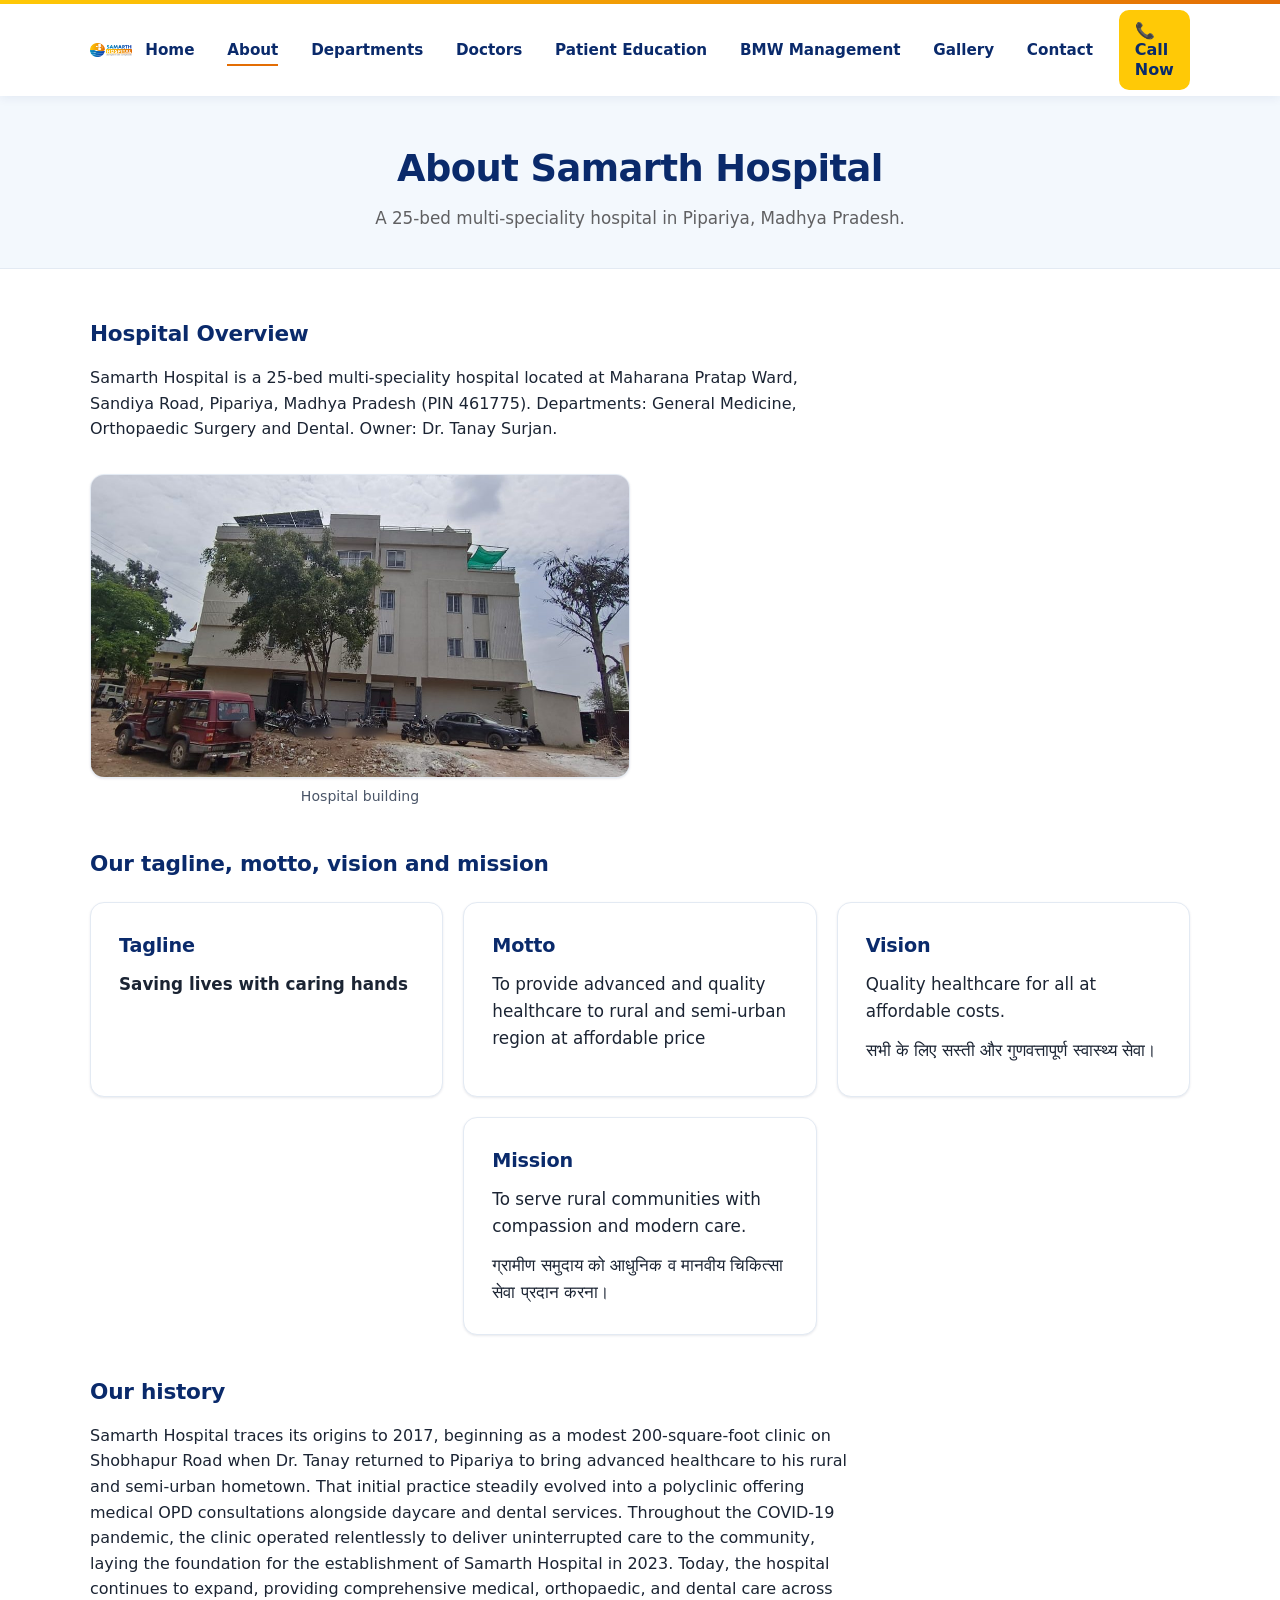
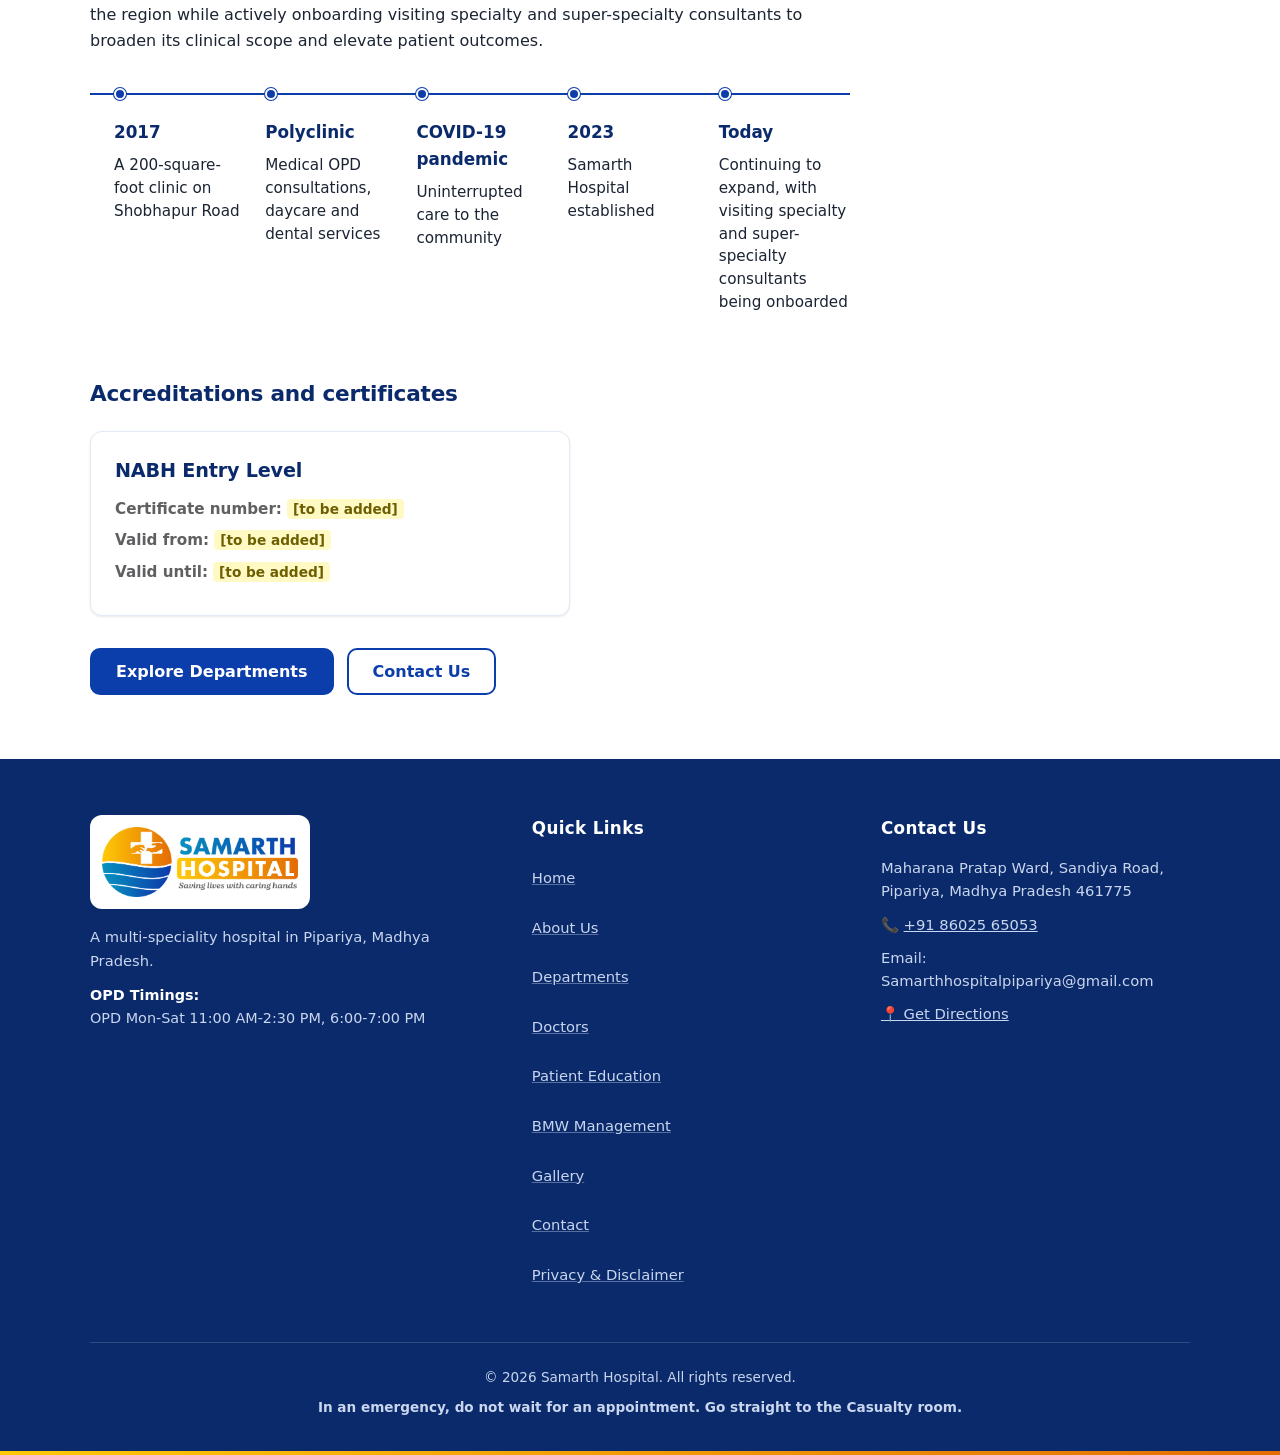
<file: about.html>
<!DOCTYPE html>
<html lang="en">
<head>
  <meta charset="UTF-8">
  <meta name="viewport" content="width=device-width, initial-scale=1.0">
  <meta name="robots" content="noindex">
  <meta name="theme-color" content="#0C3EAB">
  <title>About Us — Samarth Hospital, Pipariya</title>
  <meta name="description" content="Information about Samarth Hospital, a multi-speciality hospital located in Pipariya, Madhya Pradesh.">
  <link rel="canonical" href="https://samarth-hospital.com/about.html">

  <!-- Favicons (relative paths) -->
  <link rel="icon" type="image/x-icon" href="assets/images/favicon.ico">
  <link rel="icon" type="image/png" sizes="32x32" href="assets/images/favicon-32.png">
  <link rel="apple-touch-icon" sizes="180x180" href="assets/images/apple-touch-icon.png">

  <!-- Open Graph / Social sharing -->
  <meta property="og:type" content="website">
  <meta property="og:site_name" content="Samarth Hospital">
  <meta property="og:title" content="About Us — Samarth Hospital, Pipariya">
  <meta property="og:description" content="Information about Samarth Hospital, a multi-speciality hospital located in Pipariya, Madhya Pradesh.">
  <meta property="og:url" content="https://samarth-hospital.com/about.html">
  <meta property="og:image" content="https://samarth-hospital.com/assets/images/og-share.png">
  <meta property="og:image:width" content="1200">
  <meta property="og:image:height" content="630">
  <meta property="og:image:alt" content="Samarth Hospital">
  <meta property="og:locale" content="en_IN">
  <meta name="twitter:card" content="summary_large_image">

  <!-- Stylesheet (relative path) -->
  <link rel="stylesheet" href="css/style.css">
</head>
<body>

  <!-- Skip link for keyboard / screen-reader users -->
  <a href="#main" class="skip-link">Skip to main content</a>

  <!-- ============================================================
       HEADER — repeated on every page
       ============================================================ -->
  <header class="site-header">
    <div class="container header-inner">

      <!-- Logo -->
      <a href="index.html" class="site-logo" aria-label="Samarth Hospital — Home">
        <img src="assets/images/logo-full.png" width="600" height="213" alt="Samarth Hospital - Saving lives with caring hands">
      </a>

      <!-- Desktop navigation -->
      <nav class="main-nav" aria-label="Main navigation">
        <a href="index.html">Home</a>
        <a href="about.html" aria-current="page">About</a>
        <a href="services.html">Departments</a>
        <a href="doctors.html">Doctors</a>
        <a href="patient-education.html">Patient Education</a>
        <a href="bmw-management.html">BMW Management</a>
        <a href="gallery.html">Gallery</a>
        <a href="contact.html">Contact</a>
      </nav>

      <!-- Call button (desktop only, hidden on mobile) -->
      <a href="tel:+918602565053" class="btn btn-call header-call-btn">
        📞 Call Now
      </a>

      <!-- Hamburger menu button (mobile only) -->
      <button id="menu-toggle" class="menu-toggle" aria-label="Open menu" aria-expanded="false" aria-controls="mobile-nav">
        <svg viewBox="0 0 24 24" fill="none" stroke="currentColor" stroke-width="2" stroke-linecap="round">
          <line x1="3" y1="6" x2="21" y2="6"/>
          <line x1="3" y1="12" x2="21" y2="12"/>
          <line x1="3" y1="18" x2="21" y2="18"/>
        </svg>
      </button>
    </div>

    <!-- Mobile navigation (toggled by JS) -->
    <nav id="mobile-nav" class="mobile-nav" aria-label="Mobile navigation">
      <a href="index.html">Home</a>
      <a href="about.html" aria-current="page">About</a>
      <a href="services.html">Departments</a>
      <a href="doctors.html">Doctors</a>
      <a href="patient-education.html">Patient Education</a>
      <a href="bmw-management.html">BMW Management</a>
      <a href="gallery.html">Gallery</a>
      <a href="contact.html">Contact</a>
      <a href="tel:+918602565053" class="mobile-call-link">📞 Call +91 86025 65053</a>
    </nav>
  </header>

  <!-- ============================================================
       MAIN CONTENT
       ============================================================ -->
  <main id="main">
    <section class="page-header">
      <div class="container">
        <h1>About Samarth Hospital</h1>
        <p class="page-subtitle">A 25-bed multi-speciality hospital in Pipariya, Madhya Pradesh.</p>
      </div>
    </section>

    <section class="page-content section">
      <div class="container">
        <h2>Hospital Overview</h2>
        <p>
          Samarth Hospital is a 25-bed multi-speciality hospital located at Maharana Pratap Ward, Sandiya Road, Pipariya, Madhya Pradesh (PIN 461775). Departments: General Medicine, Orthopaedic Surgery and Dental. Owner: Dr. Tanay Surjan.
        </p>

        <figure class="about-photo-wrap" style="max-width:540px; margin:2rem 0;">
          <div class="photo-frame-16-9">
            <img src="assets/images/photos/hospital-building-side.jpg"
                 alt="Samarth Hospital building seen from the road"
                 width="1296" height="582"
                 loading="lazy"
                 decoding="async">
          </div>
          <figcaption class="photo-caption">Hospital building</figcaption>
        </figure>

        <!-- Tagline, Motto, Vision and Mission -->
        <section style="margin-top:2.5rem;" aria-labelledby="motto-heading">
          <h2 id="motto-heading">Our tagline, motto, vision and mission</h2>
          <div class="card-grid" style="margin-top:1.25rem;">

            <!-- Tagline -->
            <div class="card">
              <h3 style="color:var(--navy-deep); margin-top:0;">Tagline</h3>
              <p style="font-size:1.05rem; font-weight:600; color:var(--ink);">
                Saving lives with caring hands
              </p>
            </div>

            <!-- Motto -->
            <div class="card">
              <h3 style="color:var(--navy-deep); margin-top:0;">Motto</h3>
              <p style="font-size:1.05rem; color:var(--ink);">
                To provide advanced and quality healthcare to rural and semi-urban region at affordable price
              </p>
            </div>

            <!-- Vision -->
            <div class="card">
              <h3 style="color:var(--navy-deep); margin-top:0;">Vision</h3>
              <p style="font-size:1.05rem; color:var(--ink); margin-bottom:0.75rem;">
                Quality healthcare for all at affordable costs.
              </p>
              <p lang="hi" class="hindi-text" style="color:var(--ink); font-size:1.05rem; margin:0;">
                सभी के लिए सस्ती और गुणवत्तापूर्ण स्वास्थ्य सेवा।
              </p>
            </div>

            <!-- Mission -->
            <div class="card">
              <h3 style="color:var(--navy-deep); margin-top:0;">Mission</h3>
              <p style="font-size:1.05rem; color:var(--ink); margin-bottom:0.75rem;">
                To serve rural communities with compassion and modern care.
              </p>
              <p lang="hi" class="hindi-text" style="color:var(--ink); font-size:1.05rem; margin:0;">
                ग्रामीण समुदाय को आधुनिक व मानवीय चिकित्सा सेवा प्रदान करना।
              </p>
            </div>

          </div>
        </section>

        <!-- Our history -->
        <section style="margin-top:2.5rem;" aria-labelledby="history-heading">
          <h2 id="history-heading">Our history</h2>
          <p>
            Samarth Hospital traces its origins to 2017, beginning as a modest 200-square-foot clinic on Shobhapur Road when Dr. Tanay returned to Pipariya to bring advanced healthcare to his rural and semi-urban hometown. That initial practice steadily evolved into a polyclinic offering medical OPD consultations alongside daycare and dental services. Throughout the COVID-19 pandemic, the clinic operated relentlessly to deliver uninterrupted care to the community, laying the foundation for the establishment of Samarth Hospital in 2023. Today, the hospital continues to expand, providing comprehensive medical, orthopaedic, and dental care across the region while actively onboarding visiting specialty and super-specialty consultants to broaden its clinical scope and elevate patient outcomes.
          </p>

          <ol class="timeline">
            <li class="timeline-item">
              <span class="timeline-badge">2017</span>
              <p class="timeline-text">A 200-square-foot clinic on Shobhapur Road</p>
            </li>
            <li class="timeline-item">
              <span class="timeline-badge">Polyclinic</span>
              <p class="timeline-text">Medical OPD consultations, daycare and dental services</p>
            </li>
            <li class="timeline-item">
              <span class="timeline-badge">COVID-19 pandemic</span>
              <p class="timeline-text">Uninterrupted care to the community</p>
            </li>
            <li class="timeline-item">
              <span class="timeline-badge">2023</span>
              <p class="timeline-text">Samarth Hospital established</p>
            </li>
            <li class="timeline-item">
              <span class="timeline-badge">Today</span>
              <p class="timeline-text">Continuing to expand, with visiting specialty and super-specialty consultants being onboarded</p>
            </li>
          </ol>
        </section>

        <!-- Accreditations and certificates (TBC Block) -->
        <div class="tbc-block" style="margin-top:2.5rem;">
          <section id="accreditations" aria-labelledby="accreditations-heading">
            <h2 id="accreditations-heading">Accreditations and certificates</h2>
            <div class="certificate-grid" style="margin-top:1.25rem;">
              <div class="certificate-card card">
                <h3 class="certificate-title">NABH Entry Level</h3>
                <div class="certificate-details">
                  <p><strong>Certificate number:</strong> <span class="tbc">[to be added]</span></p>
                  <p><strong>Valid from:</strong> <span class="tbc">[to be added]</span></p>
                  <p><strong>Valid until:</strong> <span class="tbc">[to be added]</span></p>
                </div>
                <!-- When certificate scan is available, uncomment below:
                <div class="certificate-media" style="margin-top:1rem;">
                  <img src="assets/certificates/nabh-entry-level.jpg" alt="NABH Entry Level certificate" width="600" height="850" loading="lazy">
                  <p style="margin-top:0.5rem;">
                    <a href="assets/certificates/nabh-entry-level.pdf" target="_blank" rel="noopener">View certificate</a>
                  </p>
                </div>
                -->
              </div>
            </div>
          </section>
        </div>

        <p style="margin-top:2rem;">
          <a href="services.html" class="btn btn-primary">Explore Departments</a>
          <a href="contact.html" class="btn btn-outline" style="margin-left:0.5rem;">Contact Us</a>
        </p>
      </div>
    </section>
  </main>

  <!-- ============================================================
       FOOTER — repeated on every page
       ============================================================ -->
  <footer class="site-footer">
    <div class="container">
      <div class="footer-grid">

        <!-- Column 1: Logo & About -->
        <div>
          <div class="footer-logo-panel">
            <img src="assets/images/logo-full.png" width="600" height="213" alt="Samarth Hospital - Saving lives with caring hands">
          </div>
          <p class="footer-tagline">A multi-speciality hospital in Pipariya, Madhya Pradesh.</p>
          <p class="footer-timing-summary"><strong>OPD Timings:</strong><br>OPD Mon-Sat 11:00 AM-2:30 PM, 6:00-7:00 PM</p>
        </div>

        <!-- Column 2: Quick links -->
        <div>
          <h2>Quick Links</h2>
          <ul class="footer-nav">
            <li><a href="index.html">Home</a></li>
            <li><a href="about.html">About Us</a></li>
            <li><a href="services.html">Departments</a></li>
            <li><a href="doctors.html">Doctors</a></li>
            <li><a href="patient-education.html">Patient Education</a></li>
            <li><a href="bmw-management.html">BMW Management</a></li>
            <li><a href="gallery.html">Gallery</a></li>
            <li><a href="contact.html">Contact</a></li>
            <li><a href="privacy.html">Privacy &amp; Disclaimer</a></li>
          </ul>
        </div>

        <!-- Column 3: Contact & Emergency -->
        <div>
          <h2>Contact Us</h2>
          <p>
            Maharana Pratap Ward, Sandiya Road,<br>
            Pipariya, Madhya Pradesh 461775
          </p>
          <p style="margin-top:0.6rem;">
            📞 <a href="tel:+918602565053">+91 86025 65053</a>
          </p>
          <p style="margin-top:0.6rem;">
            Email: Samarthhospitalpipariya@gmail.com
          </p>
          <p style="margin-top:0.6rem;">
            <a href="https://www.google.com/maps/dir/?api=1&amp;destination=22.762863,78.354927"
               target="_blank" rel="noopener noreferrer">
              📍 Get Directions
            </a>
          </p>
        </div>

      </div>

      <div class="footer-bottom">
        <p>&copy; 2026 Samarth Hospital. All rights reserved.</p>
        <p class="footer-emergency">
          In an emergency, do not wait for an appointment. Go straight to the Casualty room.
        </p>
      </div>
    </div>
    <!-- Thin bottom gradient strip -->
    <div class="footer-strip" aria-hidden="true"></div>
  </footer>

  <!-- ============================================================
       STICKY MOBILE CALL BAR — visible on phones, hidden on desktop
       ============================================================ -->
  <div class="call-bar" role="complementary" aria-label="Call hospital">
    <div class="call-bar-inner">
      <span class="call-bar-label">Call Samarth Hospital</span>
      <a href="tel:+918602565053" class="btn btn-call btn-call-sm">Call now</a>
    </div>
  </div>

  <!-- JavaScript (relative path) -->
  <script src="js/main.js"></script>
</body>
</html>
</file>
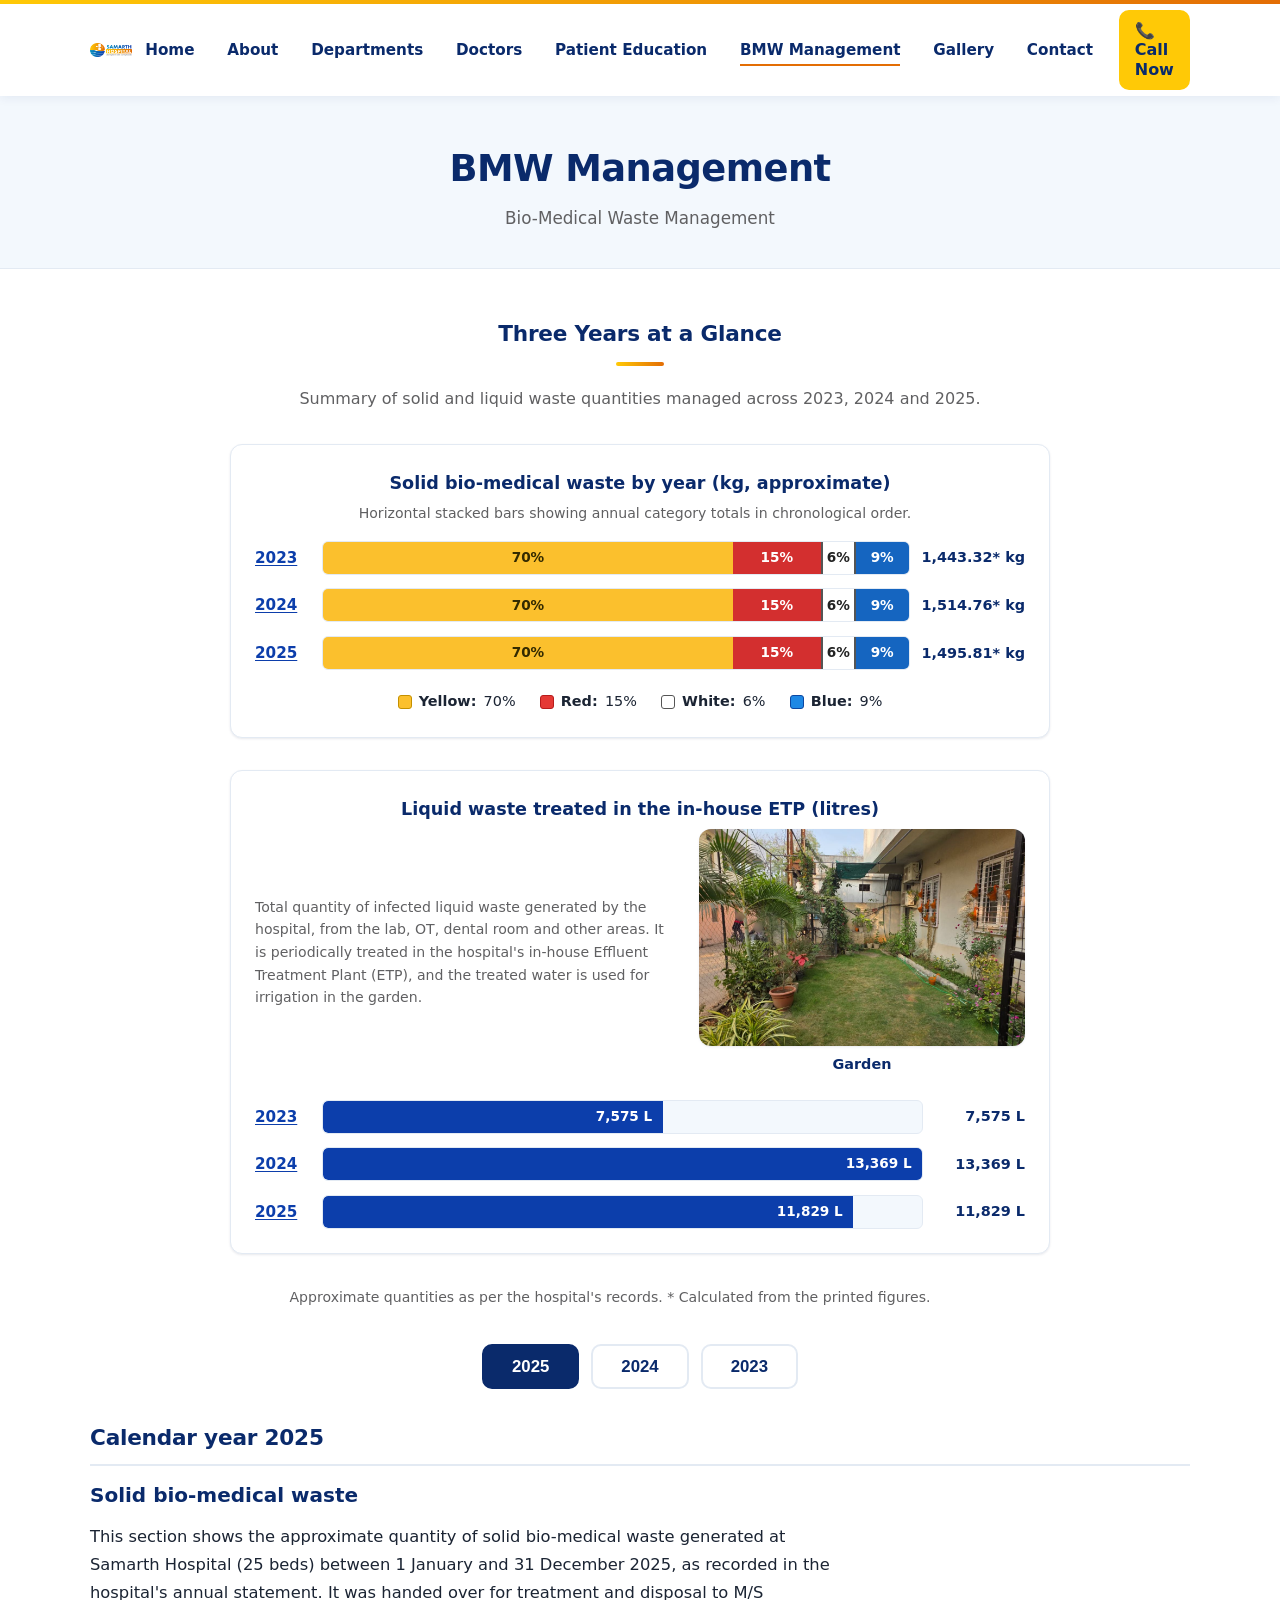
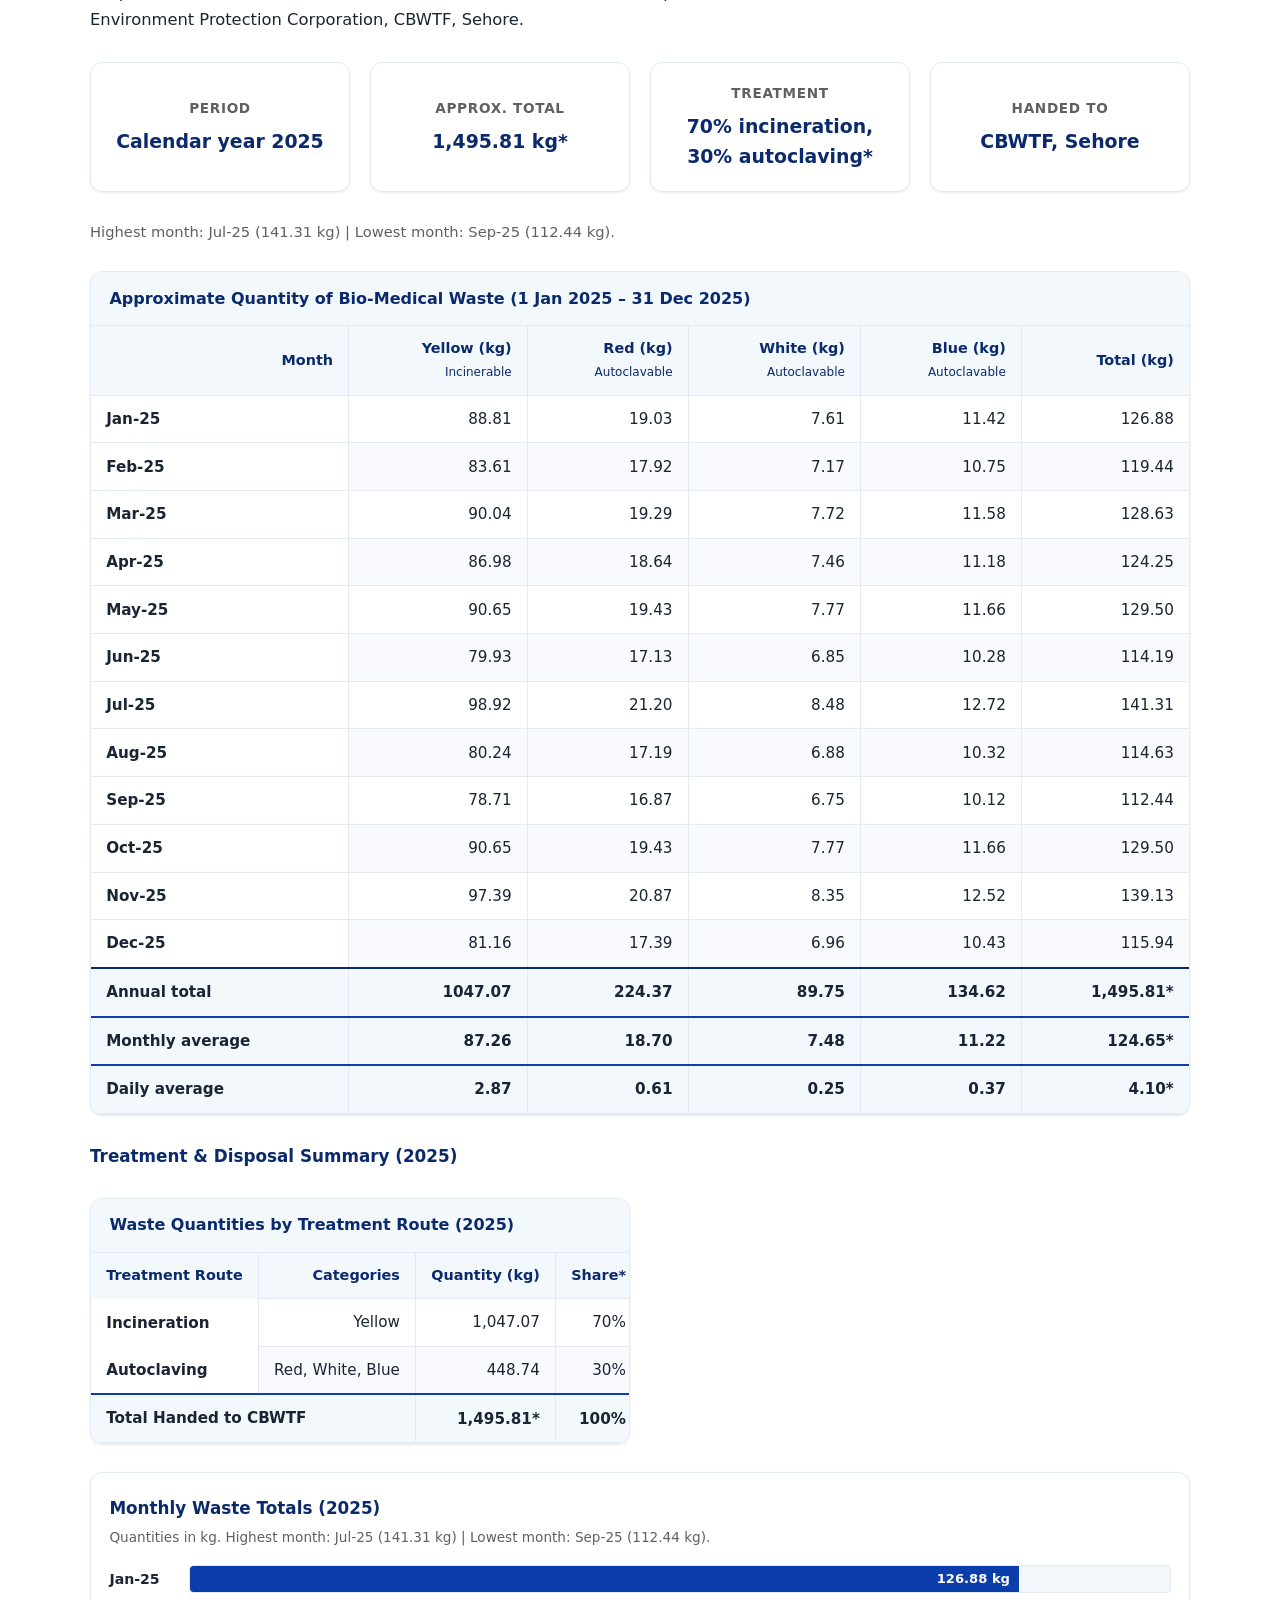
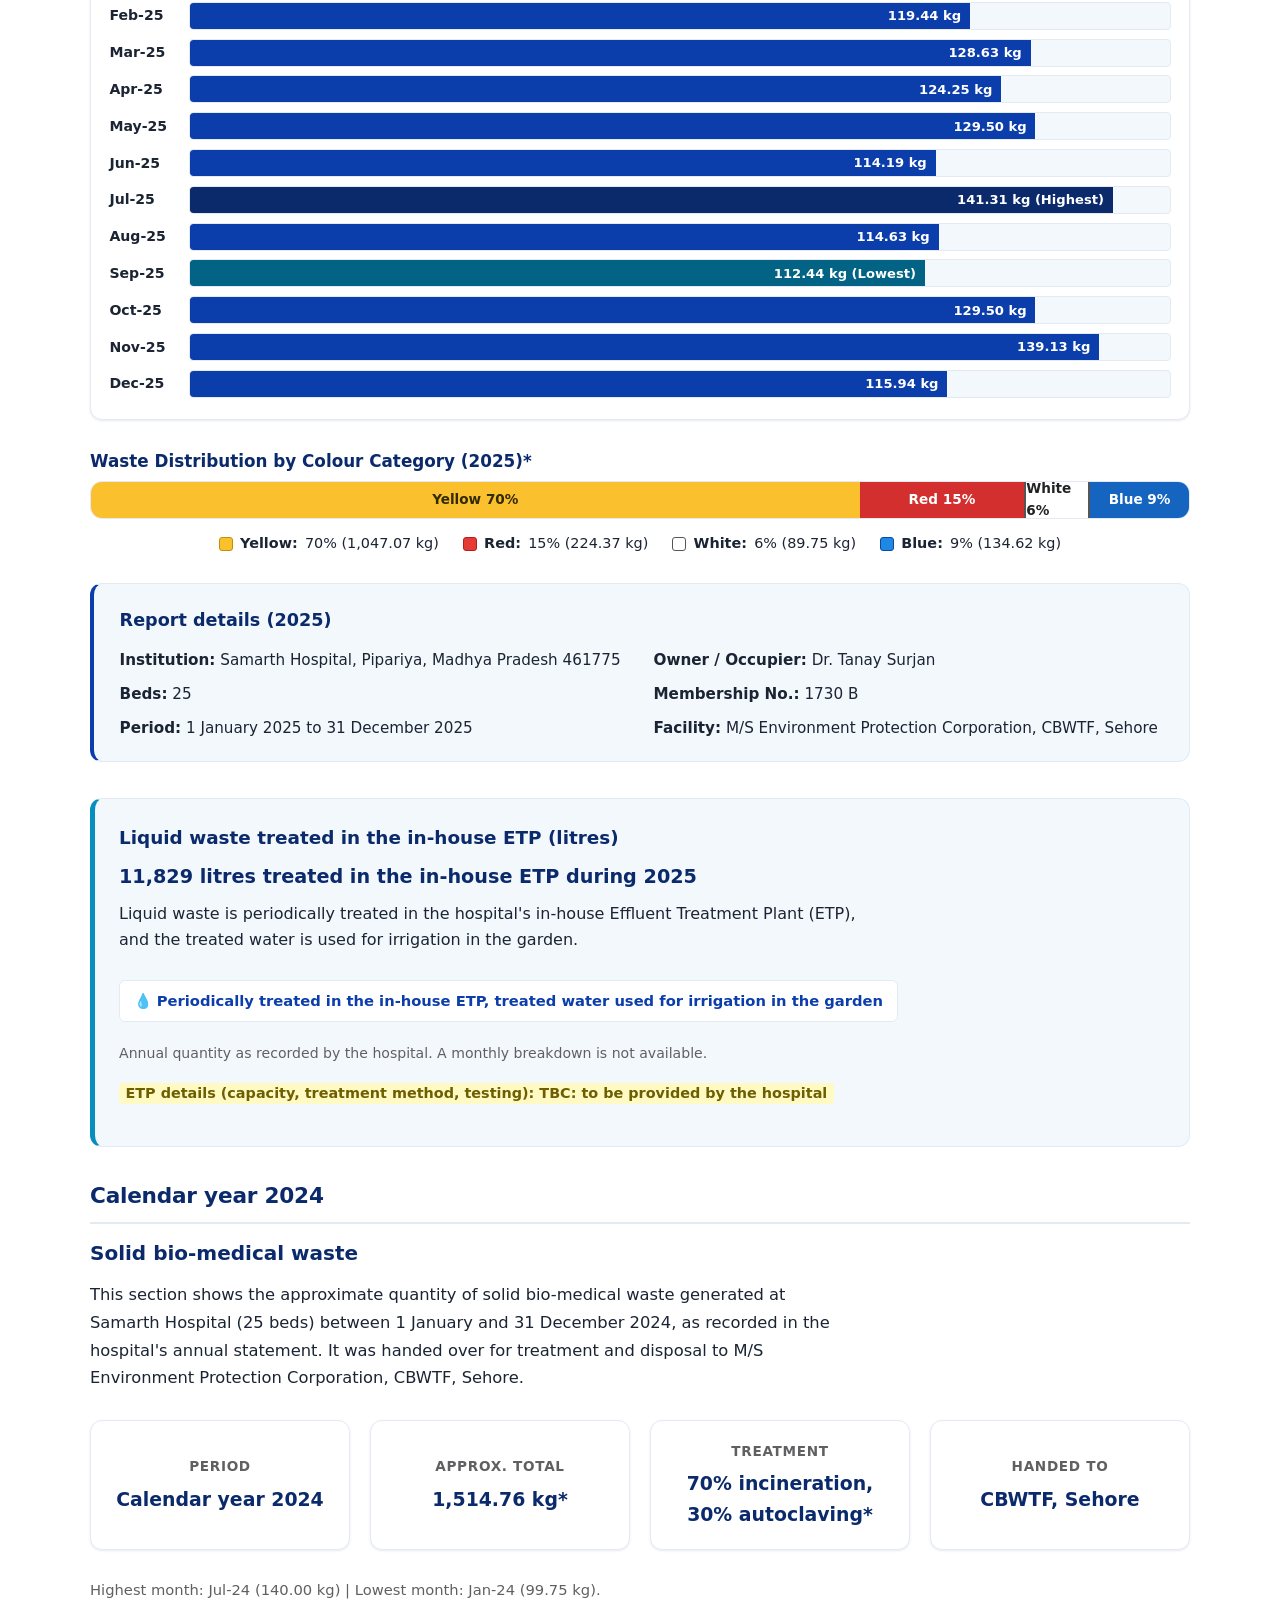
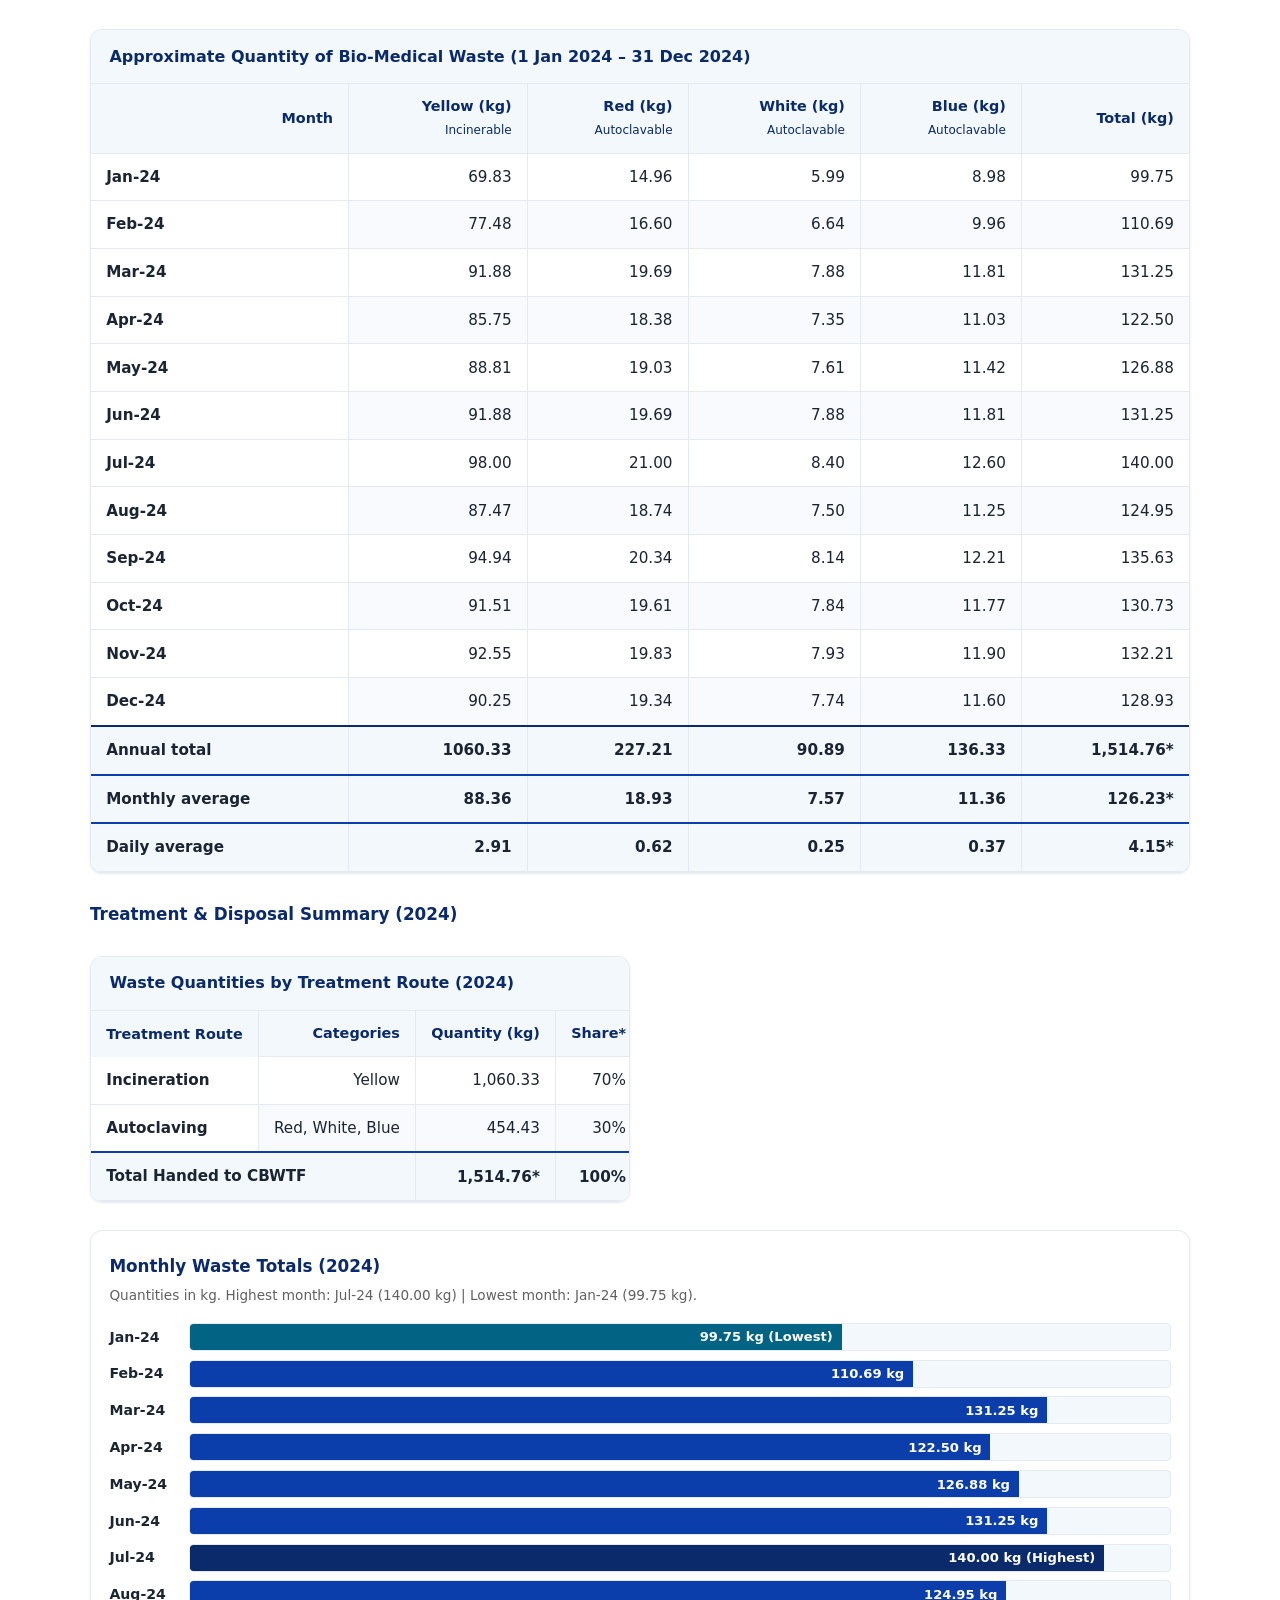
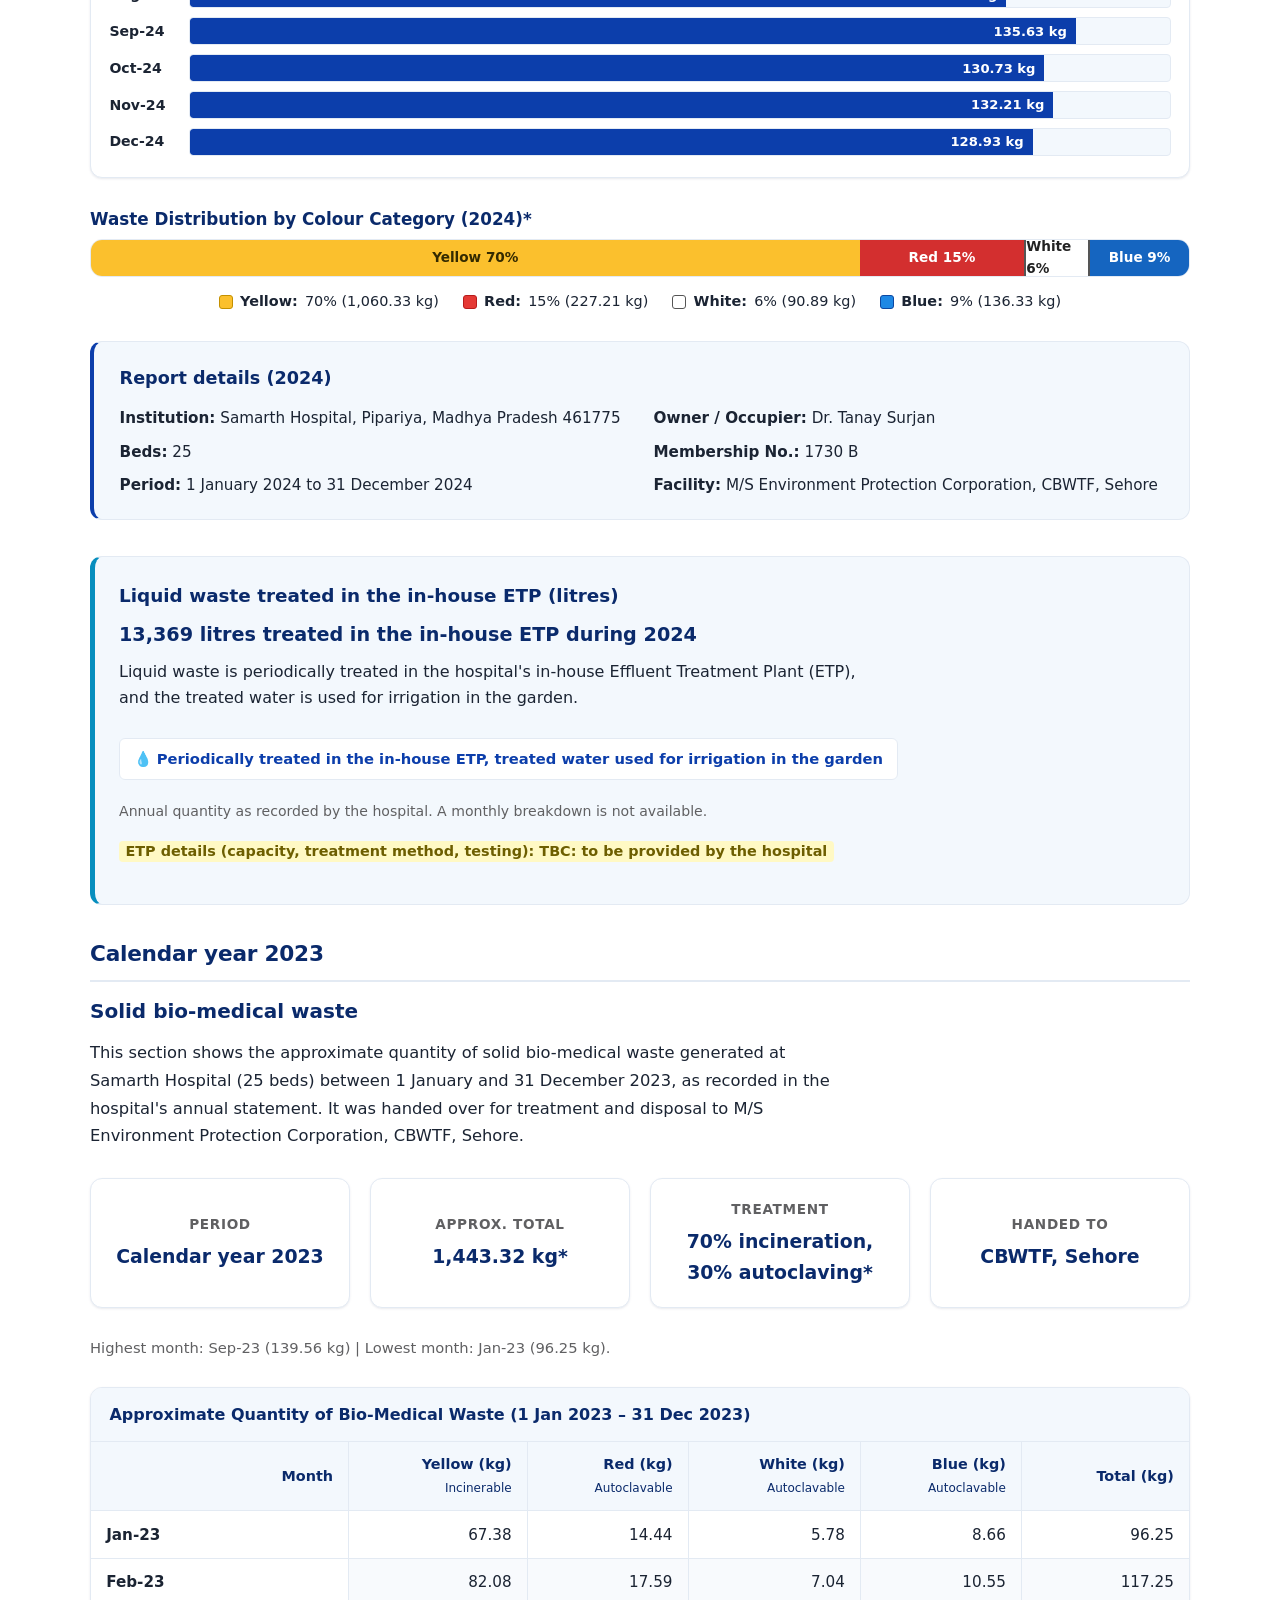
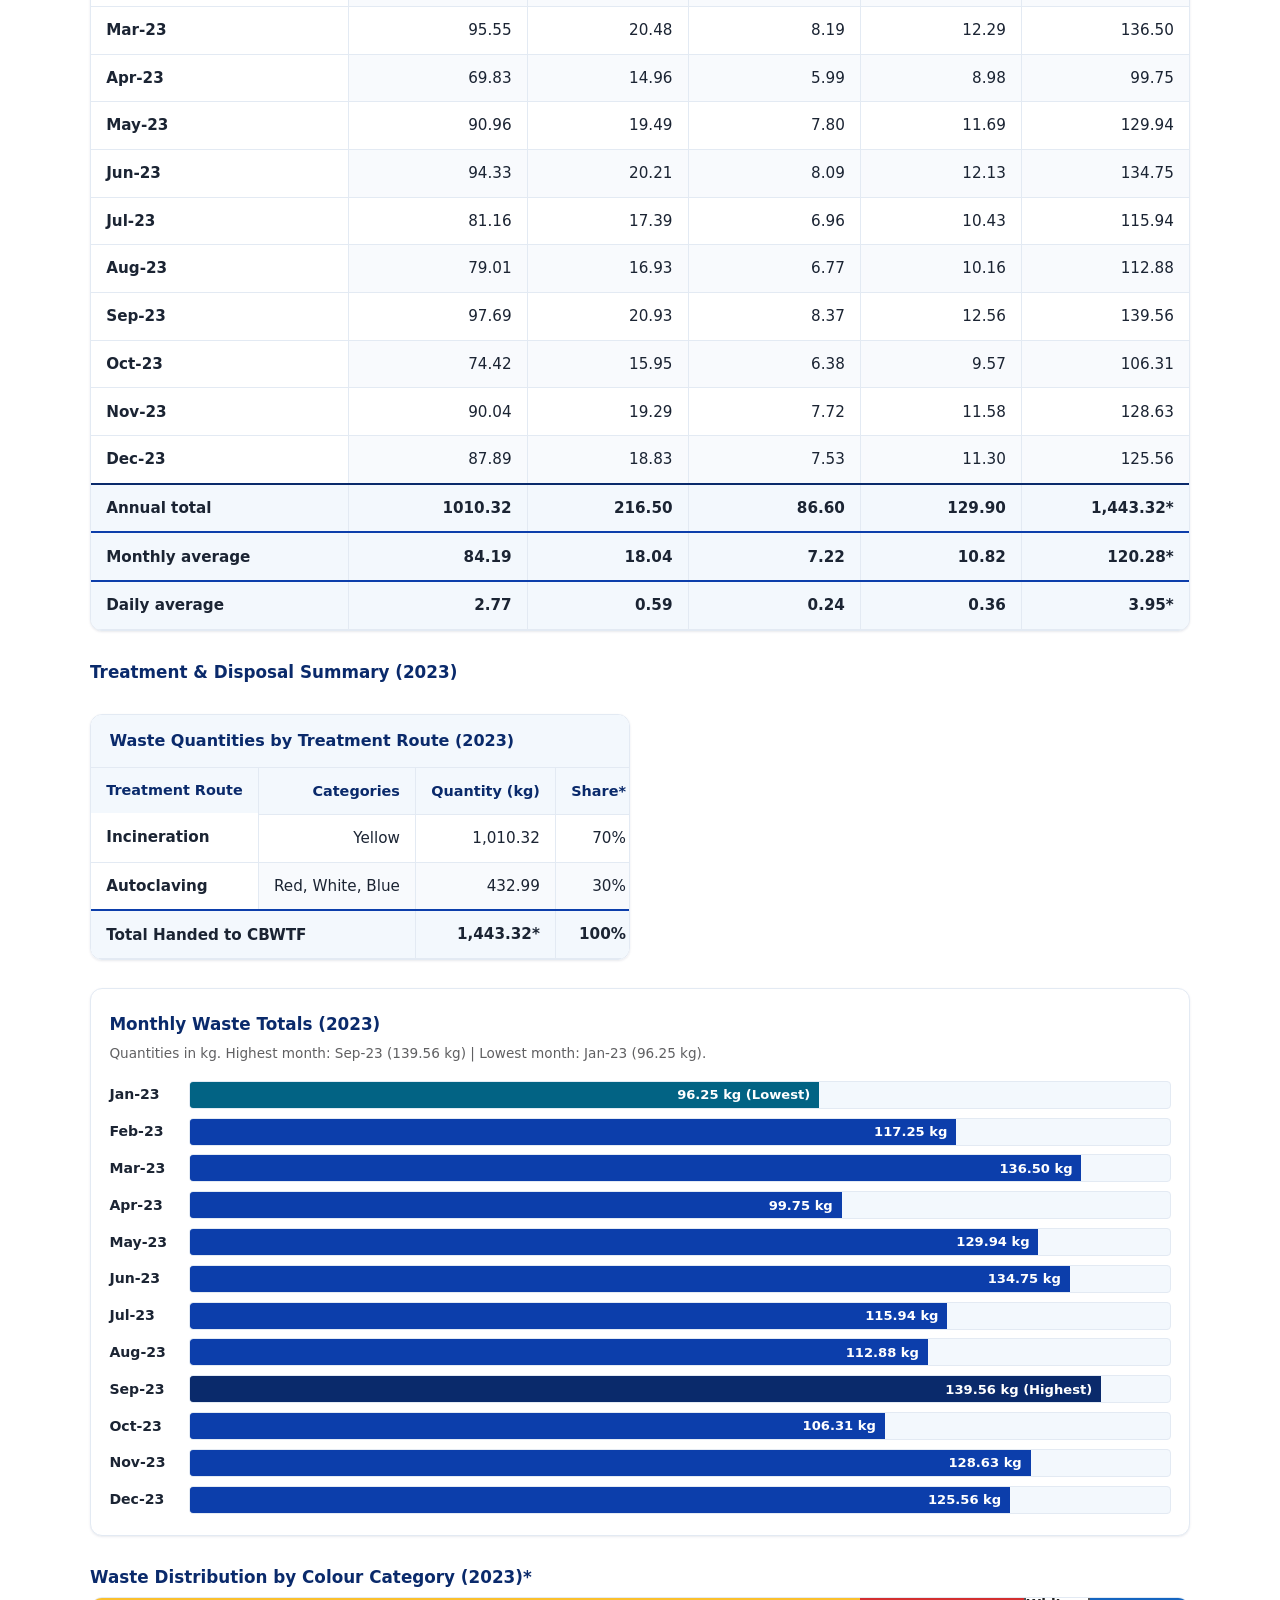
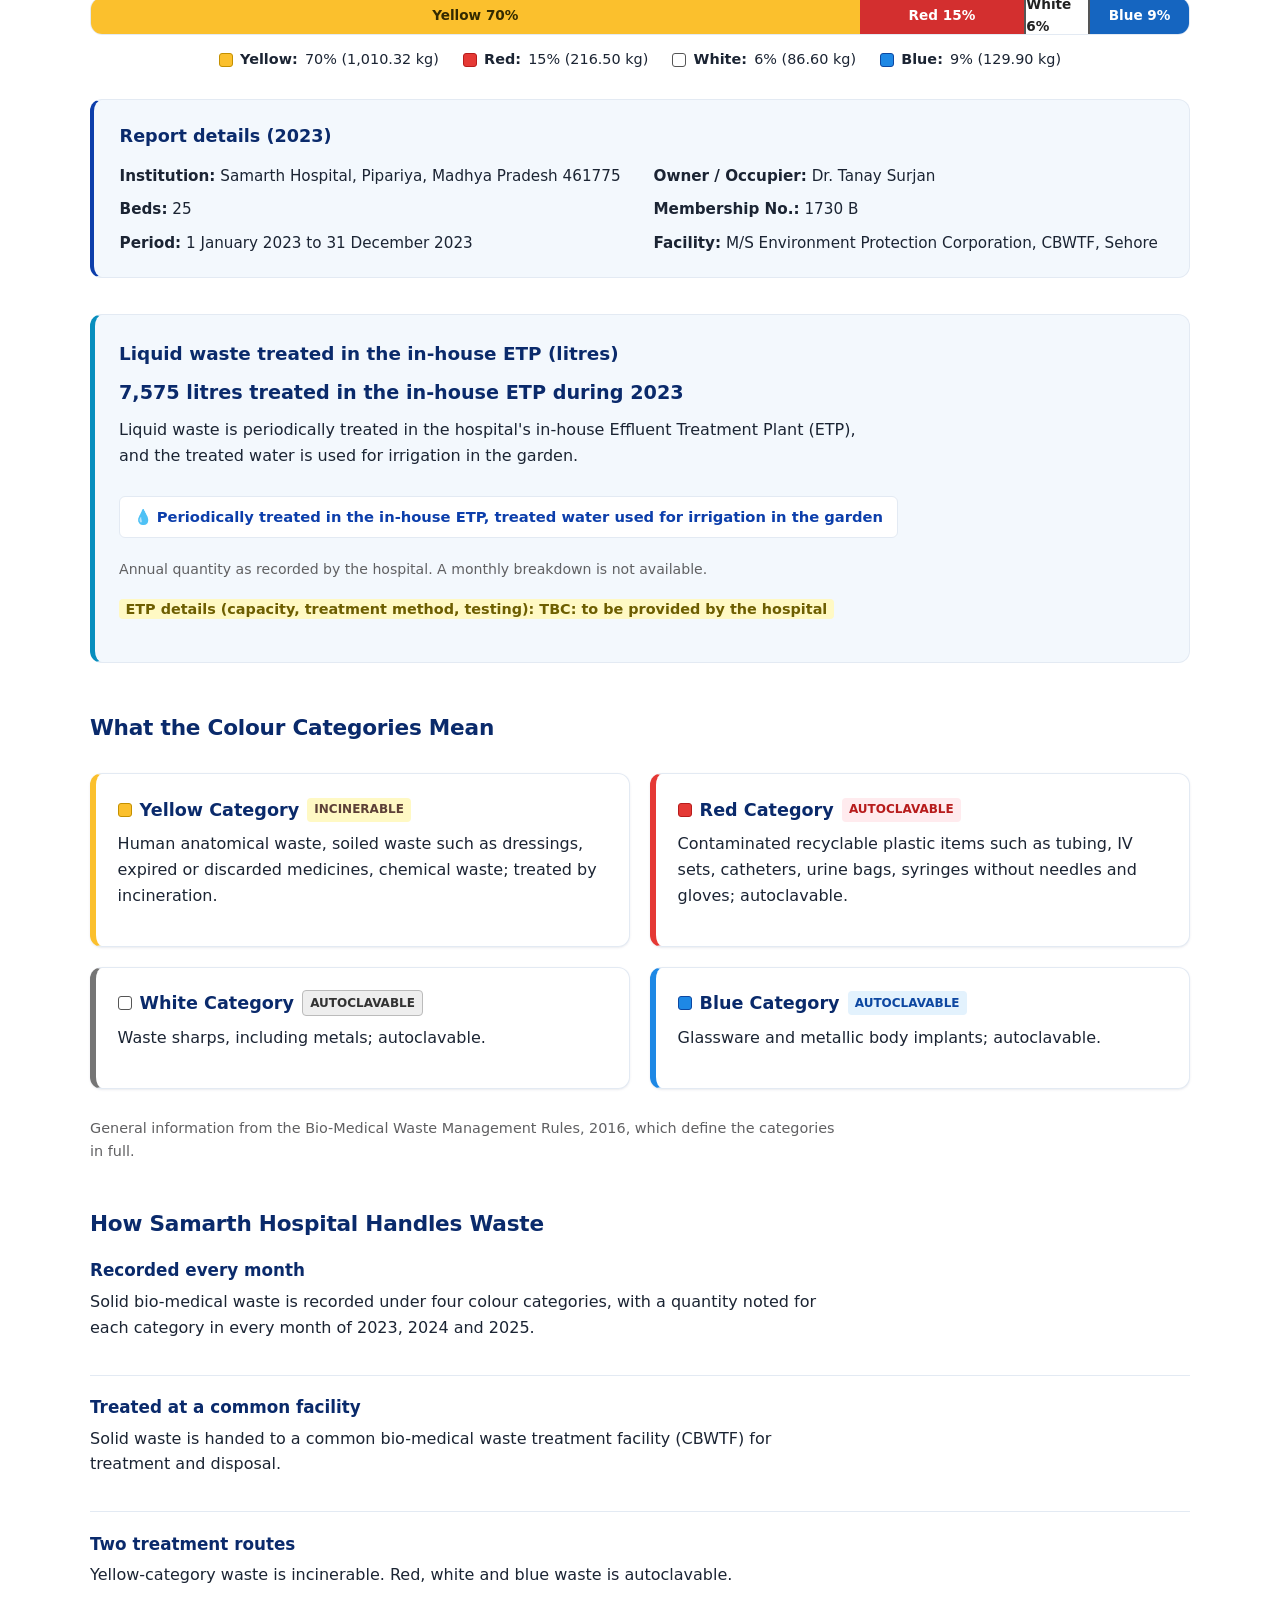
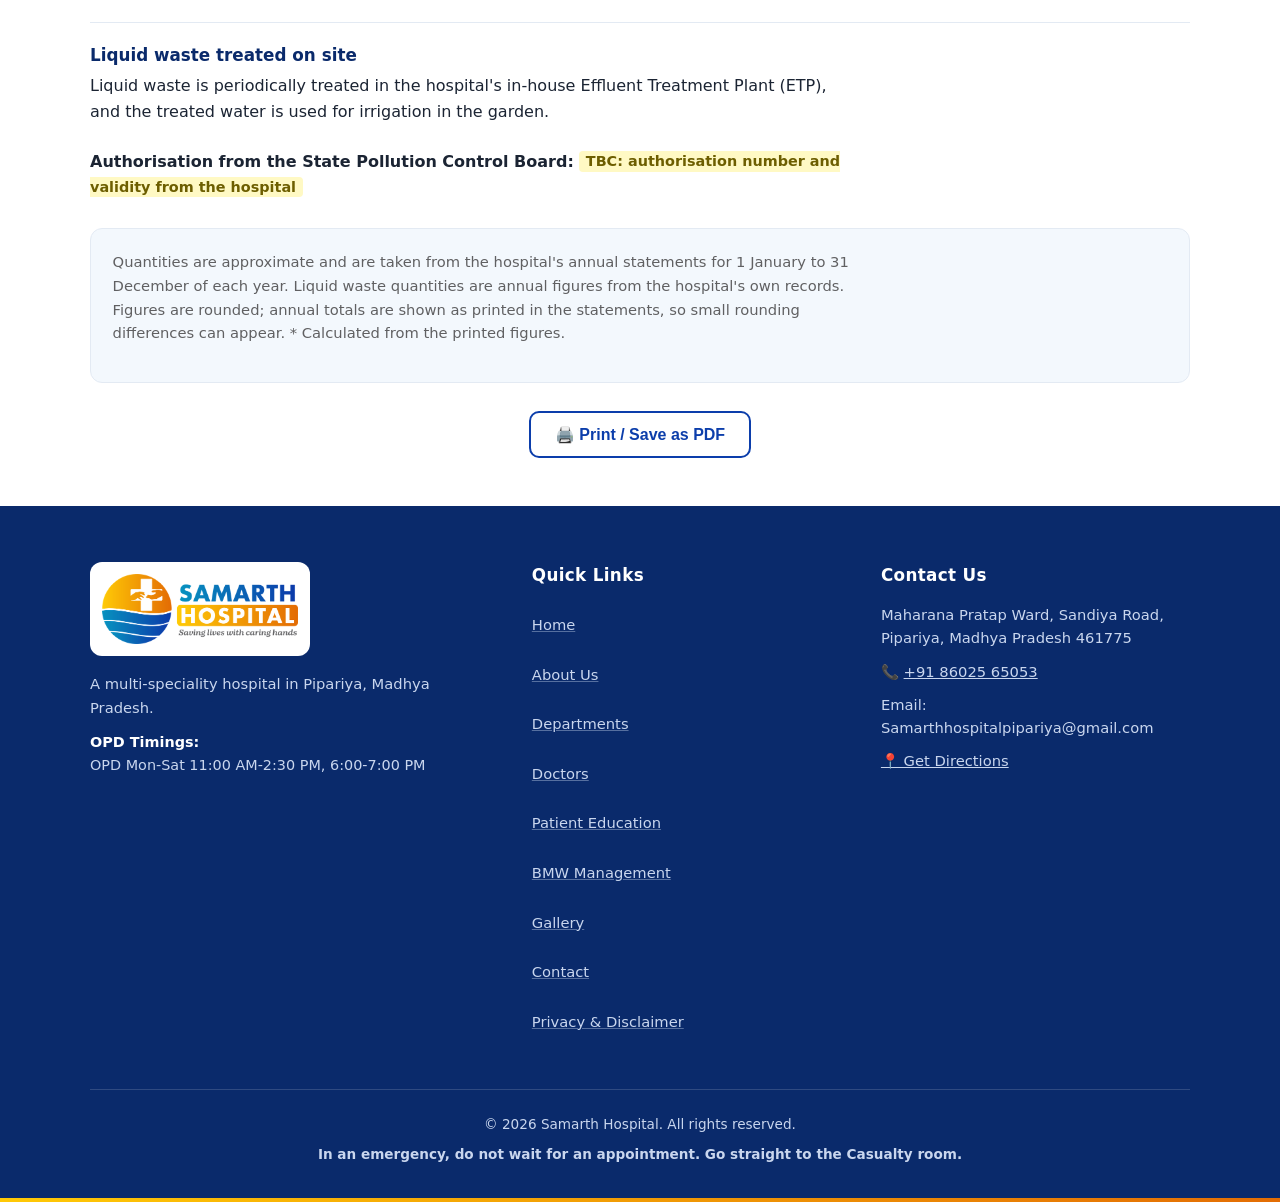
<file: bmw-management.html>
<!DOCTYPE html>
<html lang="en">
<head>
  <meta charset="UTF-8">
  <meta name="viewport" content="width=device-width, initial-scale=1.0">
  <meta name="robots" content="noindex">
  <meta name="theme-color" content="#0C3EAB">
  <title>BMW Management | Samarth Hospital, Pipariya</title>
  <meta name="description" content="Annual bio-medical and liquid waste management reports for 2023, 2024 and 2025 at Samarth Hospital, Pipariya, Madhya Pradesh.">
  <link rel="canonical" href="https://samarth-hospital.com/bmw-management.html">

  <!-- Favicons (relative paths) -->
  <link rel="icon" type="image/x-icon" href="assets/images/favicon.ico">
  <link rel="icon" type="image/png" sizes="32x32" href="assets/images/favicon-32.png">
  <link rel="apple-touch-icon" sizes="180x180" href="assets/images/apple-touch-icon.png">

  <!-- Open Graph / Social sharing -->
  <meta property="og:type" content="website">
  <meta property="og:site_name" content="Samarth Hospital">
  <meta property="og:title" content="BMW Management | Samarth Hospital, Pipariya">
  <meta property="og:description" content="Annual bio-medical and liquid waste management reports for 2023, 2024 and 2025 at Samarth Hospital, Pipariya, Madhya Pradesh.">
  <meta property="og:url" content="https://samarth-hospital.com/bmw-management.html">
  <meta property="og:image" content="https://samarth-hospital.com/assets/images/og-share.png">
  <meta property="og:image:width" content="1200">
  <meta property="og:image:height" content="630">
  <meta property="og:image:alt" content="Samarth Hospital">
  <meta property="og:locale" content="en_IN">
  <meta name="twitter:card" content="summary_large_image">

  <!-- Stylesheet (relative path) -->
  <link rel="stylesheet" href="css/style.css">
</head>
<body>

  <!-- Skip link for keyboard / screen-reader users -->
  <a href="#main" class="skip-link">Skip to main content</a>

  <!-- ============================================================
       HEADER — repeated on every page (update all pages together)
       ============================================================ -->
  <header class="site-header">
    <div class="container header-inner">

      <!-- Logo -->
      <a href="index.html" class="site-logo" aria-label="Samarth Hospital — Home">
        <img src="assets/images/logo-full.png" width="600" height="213" alt="Samarth Hospital - Saving lives with caring hands">
      </a>

      <!-- Desktop navigation -->
      <nav class="main-nav" aria-label="Main navigation">
        <a href="index.html">Home</a>
        <a href="about.html">About</a>
        <a href="services.html">Departments</a>
        <a href="doctors.html">Doctors</a>
        <a href="patient-education.html">Patient Education</a>
        <a href="bmw-management.html" aria-current="page">BMW Management</a>
        <a href="gallery.html">Gallery</a>
        <a href="contact.html">Contact</a>
      </nav>

      <!-- Call button (desktop only, hidden on mobile) -->
      <a href="tel:+918602565053" class="btn btn-call header-call-btn">
        📞 Call Now
      </a>

      <!-- Hamburger menu button (mobile only) -->
      <button id="menu-toggle" class="menu-toggle" aria-label="Open menu" aria-expanded="false" aria-controls="mobile-nav">
        <svg viewBox="0 0 24 24" fill="none" stroke="currentColor" stroke-width="2" stroke-linecap="round">
          <line x1="3" y1="6" x2="21" y2="6"/>
          <line x1="3" y1="12" x2="21" y2="12"/>
          <line x1="3" y1="18" x2="21" y2="18"/>
        </svg>
      </button>
    </div>

    <!-- Mobile navigation (toggled by JS) -->
    <nav id="mobile-nav" class="mobile-nav" aria-label="Mobile navigation">
      <a href="index.html">Home</a>
      <a href="about.html">About</a>
      <a href="services.html">Departments</a>
      <a href="doctors.html">Doctors</a>
      <a href="patient-education.html">Patient Education</a>
      <a href="bmw-management.html" aria-current="page">BMW Management</a>
      <a href="gallery.html">Gallery</a>
      <a href="contact.html">Contact</a>
      <a href="tel:+918602565053" class="mobile-call-link">📞 Call +91 86025 65053</a>
    </nav>
  </header>

  <!-- ============================================================
       MAIN CONTENT
       ============================================================ -->
  <main id="main">

    <!-- Print-only logo header for print stylesheet -->
    <div class="print-only print-header" aria-hidden="true">
      <img src="assets/images/logo-full.png" alt="Samarth Hospital" class="print-logo" width="600" height="213">
    </div>

    <!-- Page Header -->
    <section class="page-header">
      <div class="container">
        <h1>BMW Management</h1>
        <p class="page-subtitle" style="max-width:820px; margin-left:auto; margin-right:auto;">Bio-Medical Waste Management</p>
      </div>
    </section>

    <!-- Main Section -->
    <section class="page-content section">
      <div class="container">

        <!-- ============================================================
             1. THREE YEARS AT A GLANCE (CHARTS)
             ============================================================ -->
        <h2 class="section-title">Three Years at a Glance</h2>
        <p class="section-subtitle">
          Summary of solid and liquid waste quantities managed across 2023, 2024 and 2025.
        </p>

        <div class="annual-chart-container" role="region" aria-label="Three years at a glance charts">

          <!-- Chart 1: Solid bio-medical waste by year -->
          <div class="annual-chart-card">
            <h3>Solid bio-medical waste by year (kg, approximate)</h3>
            <p class="annual-chart-desc">Horizontal stacked bars showing annual category totals in chronological order.</p>

            <div class="annual-bar-row">
              <a href="#year-2023" class="annual-year-link" title="View 2023 report">2023</a>
              <div class="annual-bar-track" role="img" aria-label="2023 solid waste: Yellow 1010.32 kg, Red 216.50 kg, White 86.60 kg, Blue 129.90 kg, total 1,443.32 kg">
                <div class="bar-segment bar-yellow" style="width: 70%;" title="Yellow (2023): 1010.32 kg">70%</div>
                <div class="bar-segment bar-red" style="width: 15%;" title="Red (2023): 216.50 kg">15%</div>
                <div class="bar-segment bar-white" style="width: 6%;" title="White (2023): 86.60 kg">6%</div>
                <div class="bar-segment bar-blue" style="width: 9%;" title="Blue (2023): 129.90 kg">9%</div>
              </div>
              <span class="annual-bar-total">1,443.32* kg</span>
            </div>

            <div class="annual-bar-row">
              <a href="#year-2024" class="annual-year-link" title="View 2024 report">2024</a>
              <div class="annual-bar-track" role="img" aria-label="2024 solid waste: Yellow 1060.33 kg, Red 227.21 kg, White 90.89 kg, Blue 136.33 kg, total 1,514.76 kg">
                <div class="bar-segment bar-yellow" style="width: 70%;" title="Yellow (2024): 1060.33 kg">70%</div>
                <div class="bar-segment bar-red" style="width: 15%;" title="Red (2024): 227.21 kg">15%</div>
                <div class="bar-segment bar-white" style="width: 6%;" title="White (2024): 90.89 kg">6%</div>
                <div class="bar-segment bar-blue" style="width: 9%;" title="Blue (2024): 136.33 kg">9%</div>
              </div>
              <span class="annual-bar-total">1,514.76* kg</span>
            </div>

            <div class="annual-bar-row">
              <a href="#year-2025" class="annual-year-link" title="View 2025 report">2025</a>
              <div class="annual-bar-track" role="img" aria-label="2025 solid waste: Yellow 1047.07 kg, Red 224.37 kg, White 89.75 kg, Blue 134.62 kg, total 1,495.81 kg">
                <div class="bar-segment bar-yellow" style="width: 70%;" title="Yellow (2025): 1047.07 kg">70%</div>
                <div class="bar-segment bar-red" style="width: 15%;" title="Red (2025): 224.37 kg">15%</div>
                <div class="bar-segment bar-white" style="width: 6%;" title="White (2025): 89.75 kg">6%</div>
                <div class="bar-segment bar-blue" style="width: 9%;" title="Blue (2025): 134.62 kg">9%</div>
              </div>
              <span class="annual-bar-total">1,495.81* kg</span>
            </div>

            <!-- Category legend -->
            <div class="category-legend" aria-hidden="true" style="margin-top:1.25rem;">
              <span class="legend-item"><span class="legend-swatch swatch-yellow"></span> <strong>Yellow:</strong> 70%</span>
              <span class="legend-item"><span class="legend-swatch swatch-red"></span> <strong>Red:</strong> 15%</span>
              <span class="legend-item"><span class="legend-swatch swatch-white"></span> <strong>White:</strong> 6%</span>
              <span class="legend-item"><span class="legend-swatch swatch-blue"></span> <strong>Blue:</strong> 9%</span>
            </div>
          </div>

          <!-- Chart 2: Liquid waste treated in the in-house ETP by year -->
          <div class="annual-chart-card">
            <h3>Liquid waste treated in the in-house ETP (litres)</h3>
            <div class="bmw-liquid-layout">
              <p class="annual-chart-desc">Total quantity of infected liquid waste generated by the hospital, from the lab, OT, dental room and other areas. It is periodically treated in the hospital's in-house Effluent Treatment Plant (ETP), and the treated water is used for irrigation in the garden.</p>
              <figure class="bmw-garden-photo">
                <div class="gallery-tile-frame">
                  <img src="assets/images/photos/garden.jpg"
                       alt="Hospital garden with plants and a lawn"
                       width="1200" height="900"
                       loading="lazy"
                       decoding="async">
                </div>
                <figcaption class="bmw-garden-caption">Garden</figcaption>
              </figure>
            </div>

            <div class="annual-bar-row">
              <a href="#year-2023" class="annual-year-link" title="7,575 litres treated in the in-house ETP during 2023">2023</a>
              <div class="liquid-bar-track" role="img" aria-label="7,575 litres treated in the in-house ETP during 2023">
                <div class="liquid-bar-fill" style="width: 56.7%;">7,575 L</div>
              </div>
              <span class="annual-bar-total">7,575 L</span>
            </div>

            <div class="annual-bar-row">
              <a href="#year-2024" class="annual-year-link" title="13,369 litres treated in the in-house ETP during 2024">2024</a>
              <div class="liquid-bar-track" role="img" aria-label="13,369 litres treated in the in-house ETP during 2024">
                <div class="liquid-bar-fill" style="width: 100%;">13,369 L</div>
              </div>
              <span class="annual-bar-total">13,369 L</span>
            </div>

            <div class="annual-bar-row">
              <a href="#year-2025" class="annual-year-link" title="11,829 litres treated in the in-house ETP during 2025">2025</a>
              <div class="liquid-bar-track" role="img" aria-label="11,829 litres treated in the in-house ETP during 2025">
                <div class="liquid-bar-fill" style="width: 88.5%;">11,829 L</div>
              </div>
              <span class="annual-bar-total">11,829 L</span>
            </div>
          </div>

          <p style="text-align:center; font-size:0.88rem; color:var(--grey); margin-top:1rem;">
            Approximate quantities as per the hospital's records. * Calculated from the printed figures.
          </p>

        </div>

        <!-- ============================================================
             2. YEAR TABS (2025, 2024, 2023)
             ============================================================ -->
        <div class="year-tabs-nav" role="tablist" aria-label="Select report year">
          <button type="button" role="tab" id="tab-2025" class="year-tab-btn is-active" aria-selected="true" aria-controls="year-2025" tabindex="0">2025</button>
          <button type="button" role="tab" id="tab-2024" class="year-tab-btn" aria-selected="false" aria-controls="year-2024" tabindex="-1">2024</button>
          <button type="button" role="tab" id="tab-2023" class="year-tab-btn" aria-selected="false" aria-controls="year-2023" tabindex="-1">2023</button>
        </div>

        <!-- ============================================================
             PANEL 1: CALENDAR YEAR 2025
             ============================================================ -->
        <div role="tabpanel" id="year-2025" class="year-tabpanel is-active" aria-labelledby="tab-2025">
          <h2 class="year-panel-title">Calendar year 2025</h2>

          <!-- A. Solid bio-medical waste (2025) -->
          <h3 style="font-size:1.25rem; color:var(--navy-deep); margin-bottom:0.75rem;">Solid bio-medical waste</h3>
          <p style="font-size:1.02rem; line-height:1.7;">
            This section shows the approximate quantity of solid bio-medical waste generated at Samarth Hospital (25 beds) between 1 January and 31 December 2025, as recorded in the hospital's annual statement. It was handed over for treatment and disposal to M/S Environment Protection Corporation, CBWTF, Sehore.
          </p>

          <!-- Key figures -->
          <div class="stat-grid" role="region" aria-label="Key waste figures for 2025">
            <div class="stat-card">
              <span class="stat-label">Period</span>
              <span class="stat-value">Calendar year 2025</span>
            </div>
            <div class="stat-card">
              <span class="stat-label">Approx. total</span>
              <span class="stat-value">1,495.81 kg*</span>
            </div>
            <div class="stat-card">
              <span class="stat-label">Treatment</span>
              <span class="stat-value">70% incineration, 30% autoclaving*</span>
            </div>
            <div class="stat-card">
              <span class="stat-label">Handed to</span>
              <span class="stat-value">CBWTF, Sehore</span>
            </div>
          </div>

          <p style="font-size:0.92rem; color:var(--grey); margin-bottom:1.25rem;">
            Highest month: Jul-25 (141.31 kg) | Lowest month: Sep-25 (112.44 kg).
          </p>

          <!-- Monthly Table (2025) -->
          <div class="table-scroll-wrap" tabindex="0" role="region" aria-label="Bio-medical waste monthly table 2025">
            <table class="data-table">
              <caption>Approximate Quantity of Bio-Medical Waste (1 Jan 2025 – 31 Dec 2025)</caption>
              <thead>
                <tr>
                  <th scope="col">Month</th>
                  <th scope="col">Yellow (kg)<br><small style="font-weight:normal;">Incinerable</small></th>
                  <th scope="col">Red (kg)<br><small style="font-weight:normal;">Autoclavable</small></th>
                  <th scope="col">White (kg)<br><small style="font-weight:normal;">Autoclavable</small></th>
                  <th scope="col">Blue (kg)<br><small style="font-weight:normal;">Autoclavable</small></th>
                  <th scope="col">Total (kg)</th>
                </tr>
              </thead>
              <tbody>
                <tr>
                  <th scope="row">Jan-25</th>
                  <td>88.81</td>
                  <td>19.03</td>
                  <td>7.61</td>
                  <td>11.42</td>
                  <td>126.88</td>
                </tr>
                <tr>
                  <th scope="row">Feb-25</th>
                  <td>83.61</td>
                  <td>17.92</td>
                  <td>7.17</td>
                  <td>10.75</td>
                  <td>119.44</td>
                </tr>
                <tr>
                  <th scope="row">Mar-25</th>
                  <td>90.04</td>
                  <td>19.29</td>
                  <td>7.72</td>
                  <td>11.58</td>
                  <td>128.63</td>
                </tr>
                <tr>
                  <th scope="row">Apr-25</th>
                  <td>86.98</td>
                  <td>18.64</td>
                  <td>7.46</td>
                  <td>11.18</td>
                  <td>124.25</td>
                </tr>
                <tr>
                  <th scope="row">May-25</th>
                  <td>90.65</td>
                  <td>19.43</td>
                  <td>7.77</td>
                  <td>11.66</td>
                  <td>129.50</td>
                </tr>
                <tr>
                  <th scope="row">Jun-25</th>
                  <td>79.93</td>
                  <td>17.13</td>
                  <td>6.85</td>
                  <td>10.28</td>
                  <td>114.19</td>
                </tr>
                <tr>
                  <th scope="row">Jul-25</th>
                  <td>98.92</td>
                  <td>21.20</td>
                  <td>8.48</td>
                  <td>12.72</td>
                  <td>141.31</td>
                </tr>
                <tr>
                  <th scope="row">Aug-25</th>
                  <td>80.24</td>
                  <td>17.19</td>
                  <td>6.88</td>
                  <td>10.32</td>
                  <td>114.63</td>
                </tr>
                <tr>
                  <th scope="row">Sep-25</th>
                  <td>78.71</td>
                  <td>16.87</td>
                  <td>6.75</td>
                  <td>10.12</td>
                  <td>112.44</td>
                </tr>
                <tr>
                  <th scope="row">Oct-25</th>
                  <td>90.65</td>
                  <td>19.43</td>
                  <td>7.77</td>
                  <td>11.66</td>
                  <td>129.50</td>
                </tr>
                <tr>
                  <th scope="row">Nov-25</th>
                  <td>97.39</td>
                  <td>20.87</td>
                  <td>8.35</td>
                  <td>12.52</td>
                  <td>139.13</td>
                </tr>
                <tr>
                  <th scope="row">Dec-25</th>
                  <td>81.16</td>
                  <td>17.39</td>
                  <td>6.96</td>
                  <td>10.43</td>
                  <td>115.94</td>
                </tr>
              </tbody>
              <tfoot>
                <tr class="total-row">
                  <th scope="row">Annual total</th>
                  <td>1047.07</td>
                  <td>224.37</td>
                  <td>89.75</td>
                  <td>134.62</td>
                  <td>1,495.81*</td>
                </tr>
                <tr>
                  <th scope="row">Monthly average</th>
                  <td>87.26</td>
                  <td>18.70</td>
                  <td>7.48</td>
                  <td>11.22</td>
                  <td>124.65*</td>
                </tr>
                <tr>
                  <th scope="row">Daily average</th>
                  <td>2.87</td>
                  <td>0.61</td>
                  <td>0.25</td>
                  <td>0.37</td>
                  <td>4.10*</td>
                </tr>
              </tfoot>
            </table>
          </div>

          <!-- Treatment Route Breakdown (2025) -->
          <h4 style="font-size:1.05rem; margin-top:1.5rem; margin-bottom:0.5rem; color:var(--navy-deep);">
            Treatment &amp; Disposal Summary (2025)
          </h4>
          <div class="table-scroll-wrap" style="max-width:540px;" tabindex="0" role="region" aria-label="2025 monthly waste breakdown table">
            <table class="data-table">
              <caption>Waste Quantities by Treatment Route (2025)</caption>
              <thead>
                <tr>
                  <th scope="col">Treatment Route</th>
                  <th scope="col">Categories</th>
                  <th scope="col">Quantity (kg)</th>
                  <th scope="col">Share*</th>
                </tr>
              </thead>
              <tbody>
                <tr>
                  <th scope="row">Incineration</th>
                  <td>Yellow</td>
                  <td>1,047.07</td>
                  <td>70%</td>
                </tr>
                <tr>
                  <th scope="row">Autoclaving</th>
                  <td>Red, White, Blue</td>
                  <td>448.74</td>
                  <td>30%</td>
                </tr>
              </tbody>
              <tfoot>
                <tr>
                  <th scope="row" colspan="2">Total Handed to CBWTF</th>
                  <td>1,495.81*</td>
                  <td>100%</td>
                </tr>
              </tfoot>
            </table>
          </div>

          <!-- Monthly Bar Chart (2025) -->
          <div class="monthly-chart" role="region" aria-label="Monthly total bio-medical waste quantities for 2025">
            <h4 style="font-size:1.05rem; margin-bottom:0.35rem; color:var(--navy-deep);">
              Monthly Waste Totals (2025)
            </h4>
            <p style="font-size:0.85rem; color:var(--grey); margin-bottom:1rem;">
              Quantities in kg. Highest month: Jul-25 (141.31 kg) | Lowest month: Sep-25 (112.44 kg).
            </p>

            <div class="chart-row"><span class="chart-label">Jan-25</span><div class="chart-bar-track"><div class="chart-bar-fill" style="width: 84.6%;">126.88 kg</div></div></div>
            <div class="chart-row"><span class="chart-label">Feb-25</span><div class="chart-bar-track"><div class="chart-bar-fill" style="width: 79.6%;">119.44 kg</div></div></div>
            <div class="chart-row"><span class="chart-label">Mar-25</span><div class="chart-bar-track"><div class="chart-bar-fill" style="width: 85.8%;">128.63 kg</div></div></div>
            <div class="chart-row"><span class="chart-label">Apr-25</span><div class="chart-bar-track"><div class="chart-bar-fill" style="width: 82.8%;">124.25 kg</div></div></div>
            <div class="chart-row"><span class="chart-label">May-25</span><div class="chart-bar-track"><div class="chart-bar-fill" style="width: 86.3%;">129.50 kg</div></div></div>
            <div class="chart-row"><span class="chart-label">Jun-25</span><div class="chart-bar-track"><div class="chart-bar-fill" style="width: 76.1%;">114.19 kg</div></div></div>
            <div class="chart-row"><span class="chart-label">Jul-25</span><div class="chart-bar-track"><div class="chart-bar-fill highlight-high" style="width: 94.2%;">141.31 kg (Highest)</div></div></div>
            <div class="chart-row"><span class="chart-label">Aug-25</span><div class="chart-bar-track"><div class="chart-bar-fill" style="width: 76.4%;">114.63 kg</div></div></div>
            <div class="chart-row"><span class="chart-label">Sep-25</span><div class="chart-bar-track"><div class="chart-bar-fill highlight-low" style="width: 75.0%;">112.44 kg (Lowest)</div></div></div>
            <div class="chart-row"><span class="chart-label">Oct-25</span><div class="chart-bar-track"><div class="chart-bar-fill" style="width: 86.3%;">129.50 kg</div></div></div>
            <div class="chart-row"><span class="chart-label">Nov-25</span><div class="chart-bar-track"><div class="chart-bar-fill" style="width: 92.8%;">139.13 kg</div></div></div>
            <div class="chart-row"><span class="chart-label">Dec-25</span><div class="chart-bar-track"><div class="chart-bar-fill" style="width: 77.3%;">115.94 kg</div></div></div>
          </div>

          <!-- Category Shares Stacked Bar (2025) -->
          <div class="share-bar-container" role="region" aria-label="Waste distribution by colour category in 2025">
            <h4 style="font-size:1.05rem; margin-bottom:0.35rem; color:var(--navy-deep);">
              Waste Distribution by Colour Category (2025)*
            </h4>
            <div class="stacked-bar" role="img" aria-label="Waste category shares: Yellow 70%, Red 15%, White 6%, Blue 9%">
              <div class="bar-segment bar-yellow" style="width: 70%;">Yellow 70%</div>
              <div class="bar-segment bar-red" style="width: 15%;">Red 15%</div>
              <div class="bar-segment bar-white" style="width: 6%;">White 6%</div>
              <div class="bar-segment bar-blue" style="width: 9%;">Blue 9%</div>
            </div>
            <div class="category-legend" aria-hidden="true">
              <span class="legend-item"><span class="legend-swatch swatch-yellow"></span> <strong>Yellow:</strong> 70% (1,047.07 kg)</span>
              <span class="legend-item"><span class="legend-swatch swatch-red"></span> <strong>Red:</strong> 15% (224.37 kg)</span>
              <span class="legend-item"><span class="legend-swatch swatch-white"></span> <strong>White:</strong> 6% (89.75 kg)</span>
              <span class="legend-item"><span class="legend-swatch swatch-blue"></span> <strong>Blue:</strong> 9% (134.62 kg)</span>
            </div>
          </div>

          <!-- Report Details Box (2025) -->
          <div class="report-details-box" role="region" aria-label="Report details 2025">
            <h3>Report details (2025)</h3>
            <div class="report-details-grid">
              <div><strong>Institution:</strong> Samarth Hospital, Pipariya, Madhya Pradesh 461775</div>
              <div><strong>Owner / Occupier:</strong> Dr. Tanay Surjan</div>
              <div><strong>Beds:</strong> 25</div>
              <div><strong>Membership No.:</strong> 1730 B</div>
              <div><strong>Period:</strong> 1 January 2025 to 31 December 2025</div>
              <div><strong>Facility:</strong> M/S Environment Protection Corporation, CBWTF, Sehore</div>
            </div>
          </div>

          <!-- B. Liquid waste (2025) -->
          <div class="liquid-waste-box" role="region" aria-label="11,829 litres treated in the in-house ETP during 2025">
            <h3>Liquid waste treated in the in-house ETP (litres)</h3>
            <span class="liquid-waste-qty">11,829 litres treated in the in-house ETP during 2025</span>
            <p>Liquid waste is periodically treated in the hospital's in-house Effluent Treatment Plant (ETP), and the treated water is used for irrigation in the garden.</p>
            <div class="liquid-process-flow">
              <span>💧 Periodically treated in the in-house ETP, treated water used for irrigation in the garden</span>
            </div>
            <p class="liquid-note">Annual quantity as recorded by the hospital. A monthly breakdown is not available.</p>
            <div class="tbc-block" style="margin-top:0.75rem;">
              <p><span class="tbc">ETP details (capacity, treatment method, testing): TBC: to be provided by the hospital</span></p>
            </div>
          </div>

        </div>

        <!-- ============================================================
             PANEL 2: CALENDAR YEAR 2024
             ============================================================ -->
        <div role="tabpanel" id="year-2024" class="year-tabpanel" aria-labelledby="tab-2024">
          <h2 class="year-panel-title">Calendar year 2024</h2>

          <!-- A. Solid bio-medical waste (2024) -->
          <h3 style="font-size:1.25rem; color:var(--navy-deep); margin-bottom:0.75rem;">Solid bio-medical waste</h3>
          <p style="font-size:1.02rem; line-height:1.7;">
            This section shows the approximate quantity of solid bio-medical waste generated at Samarth Hospital (25 beds) between 1 January and 31 December 2024, as recorded in the hospital's annual statement. It was handed over for treatment and disposal to M/S Environment Protection Corporation, CBWTF, Sehore.
          </p>

          <!-- Key figures -->
          <div class="stat-grid" role="region" aria-label="Key waste figures for 2024">
            <div class="stat-card">
              <span class="stat-label">Period</span>
              <span class="stat-value">Calendar year 2024</span>
            </div>
            <div class="stat-card">
              <span class="stat-label">Approx. total</span>
              <span class="stat-value">1,514.76 kg*</span>
            </div>
            <div class="stat-card">
              <span class="stat-label">Treatment</span>
              <span class="stat-value">70% incineration, 30% autoclaving*</span>
            </div>
            <div class="stat-card">
              <span class="stat-label">Handed to</span>
              <span class="stat-value">CBWTF, Sehore</span>
            </div>
          </div>

          <p style="font-size:0.92rem; color:var(--grey); margin-bottom:1.25rem;">
            Highest month: Jul-24 (140.00 kg) | Lowest month: Jan-24 (99.75 kg).
          </p>

          <!-- Monthly Table (2024) -->
          <div class="table-scroll-wrap" tabindex="0" role="region" aria-label="Bio-medical waste monthly table 2024">
            <table class="data-table">
              <caption>Approximate Quantity of Bio-Medical Waste (1 Jan 2024 – 31 Dec 2024)</caption>
              <thead>
                <tr>
                  <th scope="col">Month</th>
                  <th scope="col">Yellow (kg)<br><small style="font-weight:normal;">Incinerable</small></th>
                  <th scope="col">Red (kg)<br><small style="font-weight:normal;">Autoclavable</small></th>
                  <th scope="col">White (kg)<br><small style="font-weight:normal;">Autoclavable</small></th>
                  <th scope="col">Blue (kg)<br><small style="font-weight:normal;">Autoclavable</small></th>
                  <th scope="col">Total (kg)</th>
                </tr>
              </thead>
              <tbody>
                <tr>
                  <th scope="row">Jan-24</th>
                  <td>69.83</td>
                  <td>14.96</td>
                  <td>5.99</td>
                  <td>8.98</td>
                  <td>99.75</td>
                </tr>
                <tr>
                  <th scope="row">Feb-24</th>
                  <td>77.48</td>
                  <td>16.60</td>
                  <td>6.64</td>
                  <td>9.96</td>
                  <td>110.69</td>
                </tr>
                <tr>
                  <th scope="row">Mar-24</th>
                  <td>91.88</td>
                  <td>19.69</td>
                  <td>7.88</td>
                  <td>11.81</td>
                  <td>131.25</td>
                </tr>
                <tr>
                  <th scope="row">Apr-24</th>
                  <td>85.75</td>
                  <td>18.38</td>
                  <td>7.35</td>
                  <td>11.03</td>
                  <td>122.50</td>
                </tr>
                <tr>
                  <th scope="row">May-24</th>
                  <td>88.81</td>
                  <td>19.03</td>
                  <td>7.61</td>
                  <td>11.42</td>
                  <td>126.88</td>
                </tr>
                <tr>
                  <th scope="row">Jun-24</th>
                  <td>91.88</td>
                  <td>19.69</td>
                  <td>7.88</td>
                  <td>11.81</td>
                  <td>131.25</td>
                </tr>
                <tr>
                  <th scope="row">Jul-24</th>
                  <td>98.00</td>
                  <td>21.00</td>
                  <td>8.40</td>
                  <td>12.60</td>
                  <td>140.00</td>
                </tr>
                <tr>
                  <th scope="row">Aug-24</th>
                  <td>87.47</td>
                  <td>18.74</td>
                  <td>7.50</td>
                  <td>11.25</td>
                  <td>124.95</td>
                </tr>
                <tr>
                  <th scope="row">Sep-24</th>
                  <td>94.94</td>
                  <td>20.34</td>
                  <td>8.14</td>
                  <td>12.21</td>
                  <td>135.63</td>
                </tr>
                <tr>
                  <th scope="row">Oct-24</th>
                  <td>91.51</td>
                  <td>19.61</td>
                  <td>7.84</td>
                  <td>11.77</td>
                  <td>130.73</td>
                </tr>
                <tr>
                  <th scope="row">Nov-24</th>
                  <td>92.55</td>
                  <td>19.83</td>
                  <td>7.93</td>
                  <td>11.90</td>
                  <td>132.21</td>
                </tr>
                <tr>
                  <th scope="row">Dec-24</th>
                  <td>90.25</td>
                  <td>19.34</td>
                  <td>7.74</td>
                  <td>11.60</td>
                  <td>128.93</td>
                </tr>
              </tbody>
              <tfoot>
                <tr class="total-row">
                  <th scope="row">Annual total</th>
                  <td>1060.33</td>
                  <td>227.21</td>
                  <td>90.89</td>
                  <td>136.33</td>
                  <td>1,514.76*</td>
                </tr>
                <tr>
                  <th scope="row">Monthly average</th>
                  <td>88.36</td>
                  <td>18.93</td>
                  <td>7.57</td>
                  <td>11.36</td>
                  <td>126.23*</td>
                </tr>
                <tr>
                  <th scope="row">Daily average</th>
                  <td>2.91</td>
                  <td>0.62</td>
                  <td>0.25</td>
                  <td>0.37</td>
                  <td>4.15*</td>
                </tr>
              </tfoot>
            </table>
          </div>

          <!-- Treatment Route Breakdown (2024) -->
          <h4 style="font-size:1.05rem; margin-top:1.5rem; margin-bottom:0.5rem; color:var(--navy-deep);">
            Treatment &amp; Disposal Summary (2024)
          </h4>
          <div class="table-scroll-wrap" style="max-width:540px;" tabindex="0" role="region" aria-label="2024 monthly waste breakdown table">
            <table class="data-table">
              <caption>Waste Quantities by Treatment Route (2024)</caption>
              <thead>
                <tr>
                  <th scope="col">Treatment Route</th>
                  <th scope="col">Categories</th>
                  <th scope="col">Quantity (kg)</th>
                  <th scope="col">Share*</th>
                </tr>
              </thead>
              <tbody>
                <tr>
                  <th scope="row">Incineration</th>
                  <td>Yellow</td>
                  <td>1,060.33</td>
                  <td>70%</td>
                </tr>
                <tr>
                  <th scope="row">Autoclaving</th>
                  <td>Red, White, Blue</td>
                  <td>454.43</td>
                  <td>30%</td>
                </tr>
              </tbody>
              <tfoot>
                <tr>
                  <th scope="row" colspan="2">Total Handed to CBWTF</th>
                  <td>1,514.76*</td>
                  <td>100%</td>
                </tr>
              </tfoot>
            </table>
          </div>

          <!-- Monthly Bar Chart (2024) -->
          <div class="monthly-chart" role="region" aria-label="Monthly total bio-medical waste quantities for 2024">
            <h4 style="font-size:1.05rem; margin-bottom:0.35rem; color:var(--navy-deep);">
              Monthly Waste Totals (2024)
            </h4>
            <p style="font-size:0.85rem; color:var(--grey); margin-bottom:1rem;">
              Quantities in kg. Highest month: Jul-24 (140.00 kg) | Lowest month: Jan-24 (99.75 kg).
            </p>

            <div class="chart-row"><span class="chart-label">Jan-24</span><div class="chart-bar-track"><div class="chart-bar-fill highlight-low" style="width: 66.5%;">99.75 kg (Lowest)</div></div></div>
            <div class="chart-row"><span class="chart-label">Feb-24</span><div class="chart-bar-track"><div class="chart-bar-fill" style="width: 73.8%;">110.69 kg</div></div></div>
            <div class="chart-row"><span class="chart-label">Mar-24</span><div class="chart-bar-track"><div class="chart-bar-fill" style="width: 87.5%;">131.25 kg</div></div></div>
            <div class="chart-row"><span class="chart-label">Apr-24</span><div class="chart-bar-track"><div class="chart-bar-fill" style="width: 81.7%;">122.50 kg</div></div></div>
            <div class="chart-row"><span class="chart-label">May-24</span><div class="chart-bar-track"><div class="chart-bar-fill" style="width: 84.6%;">126.88 kg</div></div></div>
            <div class="chart-row"><span class="chart-label">Jun-24</span><div class="chart-bar-track"><div class="chart-bar-fill" style="width: 87.5%;">131.25 kg</div></div></div>
            <div class="chart-row"><span class="chart-label">Jul-24</span><div class="chart-bar-track"><div class="chart-bar-fill highlight-high" style="width: 93.3%;">140.00 kg (Highest)</div></div></div>
            <div class="chart-row"><span class="chart-label">Aug-24</span><div class="chart-bar-track"><div class="chart-bar-fill" style="width: 83.3%;">124.95 kg</div></div></div>
            <div class="chart-row"><span class="chart-label">Sep-24</span><div class="chart-bar-track"><div class="chart-bar-fill" style="width: 90.4%;">135.63 kg</div></div></div>
            <div class="chart-row"><span class="chart-label">Oct-24</span><div class="chart-bar-track"><div class="chart-bar-fill" style="width: 87.2%;">130.73 kg</div></div></div>
            <div class="chart-row"><span class="chart-label">Nov-24</span><div class="chart-bar-track"><div class="chart-bar-fill" style="width: 88.1%;">132.21 kg</div></div></div>
            <div class="chart-row"><span class="chart-label">Dec-24</span><div class="chart-bar-track"><div class="chart-bar-fill" style="width: 86.0%;">128.93 kg</div></div></div>
          </div>

          <!-- Category Shares Stacked Bar (2024) -->
          <div class="share-bar-container" role="region" aria-label="Waste distribution by colour category in 2024">
            <h4 style="font-size:1.05rem; margin-bottom:0.35rem; color:var(--navy-deep);">
              Waste Distribution by Colour Category (2024)*
            </h4>
            <div class="stacked-bar" role="img" aria-label="Waste category shares: Yellow 70%, Red 15%, White 6%, Blue 9%">
              <div class="bar-segment bar-yellow" style="width: 70%;">Yellow 70%</div>
              <div class="bar-segment bar-red" style="width: 15%;">Red 15%</div>
              <div class="bar-segment bar-white" style="width: 6%;">White 6%</div>
              <div class="bar-segment bar-blue" style="width: 9%;">Blue 9%</div>
            </div>
            <div class="category-legend" aria-hidden="true">
              <span class="legend-item"><span class="legend-swatch swatch-yellow"></span> <strong>Yellow:</strong> 70% (1,060.33 kg)</span>
              <span class="legend-item"><span class="legend-swatch swatch-red"></span> <strong>Red:</strong> 15% (227.21 kg)</span>
              <span class="legend-item"><span class="legend-swatch swatch-white"></span> <strong>White:</strong> 6% (90.89 kg)</span>
              <span class="legend-item"><span class="legend-swatch swatch-blue"></span> <strong>Blue:</strong> 9% (136.33 kg)</span>
            </div>
          </div>

          <!-- Report Details Box (2024) -->
          <div class="report-details-box" role="region" aria-label="Report details 2024">
            <h3>Report details (2024)</h3>
            <div class="report-details-grid">
              <div><strong>Institution:</strong> Samarth Hospital, Pipariya, Madhya Pradesh 461775</div>
              <div><strong>Owner / Occupier:</strong> Dr. Tanay Surjan</div>
              <div><strong>Beds:</strong> 25</div>
              <div><strong>Membership No.:</strong> 1730 B</div>
              <div><strong>Period:</strong> 1 January 2024 to 31 December 2024</div>
              <div><strong>Facility:</strong> M/S Environment Protection Corporation, CBWTF, Sehore</div>
            </div>
          </div>

          <!-- B. Liquid waste (2024) -->
          <div class="liquid-waste-box" role="region" aria-label="13,369 litres treated in the in-house ETP during 2024">
            <h3>Liquid waste treated in the in-house ETP (litres)</h3>
            <span class="liquid-waste-qty">13,369 litres treated in the in-house ETP during 2024</span>
            <p>Liquid waste is periodically treated in the hospital's in-house Effluent Treatment Plant (ETP), and the treated water is used for irrigation in the garden.</p>
            <div class="liquid-process-flow">
              <span>💧 Periodically treated in the in-house ETP, treated water used for irrigation in the garden</span>
            </div>
            <p class="liquid-note">Annual quantity as recorded by the hospital. A monthly breakdown is not available.</p>
            <div class="tbc-block" style="margin-top:0.75rem;">
              <p><span class="tbc">ETP details (capacity, treatment method, testing): TBC: to be provided by the hospital</span></p>
            </div>
          </div>

        </div>

        <!-- ============================================================
             PANEL 3: CALENDAR YEAR 2023
             ============================================================ -->
        <div role="tabpanel" id="year-2023" class="year-tabpanel" aria-labelledby="tab-2023">
          <h2 class="year-panel-title">Calendar year 2023</h2>

          <!-- A. Solid bio-medical waste (2023) -->
          <h3 style="font-size:1.25rem; color:var(--navy-deep); margin-bottom:0.75rem;">Solid bio-medical waste</h3>
          <p style="font-size:1.02rem; line-height:1.7;">
            This section shows the approximate quantity of solid bio-medical waste generated at Samarth Hospital (25 beds) between 1 January and 31 December 2023, as recorded in the hospital's annual statement. It was handed over for treatment and disposal to M/S Environment Protection Corporation, CBWTF, Sehore.
          </p>

          <!-- Key figures -->
          <div class="stat-grid" role="region" aria-label="Key waste figures for 2023">
            <div class="stat-card">
              <span class="stat-label">Period</span>
              <span class="stat-value">Calendar year 2023</span>
            </div>
            <div class="stat-card">
              <span class="stat-label">Approx. total</span>
              <span class="stat-value">1,443.32 kg*</span>
            </div>
            <div class="stat-card">
              <span class="stat-label">Treatment</span>
              <span class="stat-value">70% incineration, 30% autoclaving*</span>
            </div>
            <div class="stat-card">
              <span class="stat-label">Handed to</span>
              <span class="stat-value">CBWTF, Sehore</span>
            </div>
          </div>

          <p style="font-size:0.92rem; color:var(--grey); margin-bottom:1.25rem;">
            Highest month: Sep-23 (139.56 kg) | Lowest month: Jan-23 (96.25 kg).
          </p>

          <!-- Monthly Table (2023) -->
          <div class="table-scroll-wrap" tabindex="0" role="region" aria-label="Bio-medical waste monthly table 2023">
            <table class="data-table">
              <caption>Approximate Quantity of Bio-Medical Waste (1 Jan 2023 – 31 Dec 2023)</caption>
              <thead>
                <tr>
                  <th scope="col">Month</th>
                  <th scope="col">Yellow (kg)<br><small style="font-weight:normal;">Incinerable</small></th>
                  <th scope="col">Red (kg)<br><small style="font-weight:normal;">Autoclavable</small></th>
                  <th scope="col">White (kg)<br><small style="font-weight:normal;">Autoclavable</small></th>
                  <th scope="col">Blue (kg)<br><small style="font-weight:normal;">Autoclavable</small></th>
                  <th scope="col">Total (kg)</th>
                </tr>
              </thead>
              <tbody>
                <tr>
                  <th scope="row">Jan-23</th>
                  <td>67.38</td>
                  <td>14.44</td>
                  <td>5.78</td>
                  <td>8.66</td>
                  <td>96.25</td>
                </tr>
                <tr>
                  <th scope="row">Feb-23</th>
                  <td>82.08</td>
                  <td>17.59</td>
                  <td>7.04</td>
                  <td>10.55</td>
                  <td>117.25</td>
                </tr>
                <tr>
                  <th scope="row">Mar-23</th>
                  <td>95.55</td>
                  <td>20.48</td>
                  <td>8.19</td>
                  <td>12.29</td>
                  <td>136.50</td>
                </tr>
                <tr>
                  <th scope="row">Apr-23</th>
                  <td>69.83</td>
                  <td>14.96</td>
                  <td>5.99</td>
                  <td>8.98</td>
                  <td>99.75</td>
                </tr>
                <tr>
                  <th scope="row">May-23</th>
                  <td>90.96</td>
                  <td>19.49</td>
                  <td>7.80</td>
                  <td>11.69</td>
                  <td>129.94</td>
                </tr>
                <tr>
                  <th scope="row">Jun-23</th>
                  <td>94.33</td>
                  <td>20.21</td>
                  <td>8.09</td>
                  <td>12.13</td>
                  <td>134.75</td>
                </tr>
                <tr>
                  <th scope="row">Jul-23</th>
                  <td>81.16</td>
                  <td>17.39</td>
                  <td>6.96</td>
                  <td>10.43</td>
                  <td>115.94</td>
                </tr>
                <tr>
                  <th scope="row">Aug-23</th>
                  <td>79.01</td>
                  <td>16.93</td>
                  <td>6.77</td>
                  <td>10.16</td>
                  <td>112.88</td>
                </tr>
                <tr>
                  <th scope="row">Sep-23</th>
                  <td>97.69</td>
                  <td>20.93</td>
                  <td>8.37</td>
                  <td>12.56</td>
                  <td>139.56</td>
                </tr>
                <tr>
                  <th scope="row">Oct-23</th>
                  <td>74.42</td>
                  <td>15.95</td>
                  <td>6.38</td>
                  <td>9.57</td>
                  <td>106.31</td>
                </tr>
                <tr>
                  <th scope="row">Nov-23</th>
                  <td>90.04</td>
                  <td>19.29</td>
                  <td>7.72</td>
                  <td>11.58</td>
                  <td>128.63</td>
                </tr>
                <tr>
                  <th scope="row">Dec-23</th>
                  <td>87.89</td>
                  <td>18.83</td>
                  <td>7.53</td>
                  <td>11.30</td>
                  <td>125.56</td>
                </tr>
              </tbody>
              <tfoot>
                <tr class="total-row">
                  <th scope="row">Annual total</th>
                  <td>1010.32</td>
                  <td>216.50</td>
                  <td>86.60</td>
                  <td>129.90</td>
                  <td>1,443.32*</td>
                </tr>
                <tr>
                  <th scope="row">Monthly average</th>
                  <td>84.19</td>
                  <td>18.04</td>
                  <td>7.22</td>
                  <td>10.82</td>
                  <td>120.28*</td>
                </tr>
                <tr>
                  <th scope="row">Daily average</th>
                  <td>2.77</td>
                  <td>0.59</td>
                  <td>0.24</td>
                  <td>0.36</td>
                  <td>3.95*</td>
                </tr>
              </tfoot>
            </table>
          </div>

          <!-- Treatment Route Breakdown (2023) -->
          <h4 style="font-size:1.05rem; margin-top:1.5rem; margin-bottom:0.5rem; color:var(--navy-deep);">
            Treatment &amp; Disposal Summary (2023)
          </h4>
          <div class="table-scroll-wrap" style="max-width:540px;" tabindex="0" role="region" aria-label="2023 monthly waste breakdown table">
            <table class="data-table">
              <caption>Waste Quantities by Treatment Route (2023)</caption>
              <thead>
                <tr>
                  <th scope="col">Treatment Route</th>
                  <th scope="col">Categories</th>
                  <th scope="col">Quantity (kg)</th>
                  <th scope="col">Share*</th>
                </tr>
              </thead>
              <tbody>
                <tr>
                  <th scope="row">Incineration</th>
                  <td>Yellow</td>
                  <td>1,010.32</td>
                  <td>70%</td>
                </tr>
                <tr>
                  <th scope="row">Autoclaving</th>
                  <td>Red, White, Blue</td>
                  <td>432.99</td>
                  <td>30%</td>
                </tr>
              </tbody>
              <tfoot>
                <tr>
                  <th scope="row" colspan="2">Total Handed to CBWTF</th>
                  <td>1,443.32*</td>
                  <td>100%</td>
                </tr>
              </tfoot>
            </table>
          </div>

          <!-- Monthly Bar Chart (2023) -->
          <div class="monthly-chart" role="region" aria-label="Monthly total bio-medical waste quantities for 2023">
            <h4 style="font-size:1.05rem; margin-bottom:0.35rem; color:var(--navy-deep);">
              Monthly Waste Totals (2023)
            </h4>
            <p style="font-size:0.85rem; color:var(--grey); margin-bottom:1rem;">
              Quantities in kg. Highest month: Sep-23 (139.56 kg) | Lowest month: Jan-23 (96.25 kg).
            </p>

            <div class="chart-row"><span class="chart-label">Jan-23</span><div class="chart-bar-track"><div class="chart-bar-fill highlight-low" style="width: 64.2%;">96.25 kg (Lowest)</div></div></div>
            <div class="chart-row"><span class="chart-label">Feb-23</span><div class="chart-bar-track"><div class="chart-bar-fill" style="width: 78.2%;">117.25 kg</div></div></div>
            <div class="chart-row"><span class="chart-label">Mar-23</span><div class="chart-bar-track"><div class="chart-bar-fill" style="width: 91.0%;">136.50 kg</div></div></div>
            <div class="chart-row"><span class="chart-label">Apr-23</span><div class="chart-bar-track"><div class="chart-bar-fill" style="width: 66.5%;">99.75 kg</div></div></div>
            <div class="chart-row"><span class="chart-label">May-23</span><div class="chart-bar-track"><div class="chart-bar-fill" style="width: 86.6%;">129.94 kg</div></div></div>
            <div class="chart-row"><span class="chart-label">Jun-23</span><div class="chart-bar-track"><div class="chart-bar-fill" style="width: 89.8%;">134.75 kg</div></div></div>
            <div class="chart-row"><span class="chart-label">Jul-23</span><div class="chart-bar-track"><div class="chart-bar-fill" style="width: 77.3%;">115.94 kg</div></div></div>
            <div class="chart-row"><span class="chart-label">Aug-23</span><div class="chart-bar-track"><div class="chart-bar-fill" style="width: 75.3%;">112.88 kg</div></div></div>
            <div class="chart-row"><span class="chart-label">Sep-23</span><div class="chart-bar-track"><div class="chart-bar-fill highlight-high" style="width: 93.0%;">139.56 kg (Highest)</div></div></div>
            <div class="chart-row"><span class="chart-label">Oct-23</span><div class="chart-bar-track"><div class="chart-bar-fill" style="width: 70.9%;">106.31 kg</div></div></div>
            <div class="chart-row"><span class="chart-label">Nov-23</span><div class="chart-bar-track"><div class="chart-bar-fill" style="width: 85.8%;">128.63 kg</div></div></div>
            <div class="chart-row"><span class="chart-label">Dec-23</span><div class="chart-bar-track"><div class="chart-bar-fill" style="width: 83.7%;">125.56 kg</div></div></div>
          </div>

          <!-- Category Shares Stacked Bar (2023) -->
          <div class="share-bar-container" role="region" aria-label="Waste distribution by colour category in 2023">
            <h4 style="font-size:1.05rem; margin-bottom:0.35rem; color:var(--navy-deep);">
              Waste Distribution by Colour Category (2023)*
            </h4>
            <div class="stacked-bar" role="img" aria-label="Waste category shares: Yellow 70%, Red 15%, White 6%, Blue 9%">
              <div class="bar-segment bar-yellow" style="width: 70%;">Yellow 70%</div>
              <div class="bar-segment bar-red" style="width: 15%;">Red 15%</div>
              <div class="bar-segment bar-white" style="width: 6%;">White 6%</div>
              <div class="bar-segment bar-blue" style="width: 9%;">Blue 9%</div>
            </div>
            <div class="category-legend" aria-hidden="true">
              <span class="legend-item"><span class="legend-swatch swatch-yellow"></span> <strong>Yellow:</strong> 70% (1,010.32 kg)</span>
              <span class="legend-item"><span class="legend-swatch swatch-red"></span> <strong>Red:</strong> 15% (216.50 kg)</span>
              <span class="legend-item"><span class="legend-swatch swatch-white"></span> <strong>White:</strong> 6% (86.60 kg)</span>
              <span class="legend-item"><span class="legend-swatch swatch-blue"></span> <strong>Blue:</strong> 9% (129.90 kg)</span>
            </div>
          </div>

          <!-- Report Details Box (2023) -->
          <div class="report-details-box" role="region" aria-label="Report details 2023">
            <h3>Report details (2023)</h3>
            <div class="report-details-grid">
              <div><strong>Institution:</strong> Samarth Hospital, Pipariya, Madhya Pradesh 461775</div>
              <div><strong>Owner / Occupier:</strong> Dr. Tanay Surjan</div>
              <div><strong>Beds:</strong> 25</div>
              <div><strong>Membership No.:</strong> 1730 B</div>
              <div><strong>Period:</strong> 1 January 2023 to 31 December 2023</div>
              <div><strong>Facility:</strong> M/S Environment Protection Corporation, CBWTF, Sehore</div>
            </div>
          </div>

          <!-- B. Liquid waste (2023) -->
          <div class="liquid-waste-box" role="region" aria-label="7,575 litres treated in the in-house ETP during 2023">
            <h3>Liquid waste treated in the in-house ETP (litres)</h3>
            <span class="liquid-waste-qty">7,575 litres treated in the in-house ETP during 2023</span>
            <p>Liquid waste is periodically treated in the hospital's in-house Effluent Treatment Plant (ETP), and the treated water is used for irrigation in the garden.</p>
            <div class="liquid-process-flow">
              <span>💧 Periodically treated in the in-house ETP, treated water used for irrigation in the garden</span>
            </div>
            <p class="liquid-note">Annual quantity as recorded by the hospital. A monthly breakdown is not available.</p>
            <div class="tbc-block" style="margin-top:0.75rem;">
              <p><span class="tbc">ETP details (capacity, treatment method, testing): TBC: to be provided by the hospital</span></p>
            </div>
          </div>

        </div>

        <!-- ============================================================
             3. WHAT THE COLOUR CATEGORIES MEAN (SHARED)
             ============================================================ -->
        <h2 style="margin-top:3rem;">What the Colour Categories Mean</h2>

        <div class="cat-card-grid">
          <div class="cat-card cat-card-yellow">
            <h3>
              <span class="legend-swatch swatch-yellow"></span>
              Yellow Category
              <span class="cat-badge badge-yellow">Incinerable</span>
            </h3>
            <p>Human anatomical waste, soiled waste such as dressings, expired or discarded medicines, chemical waste; treated by incineration.</p>
          </div>

          <div class="cat-card cat-card-red">
            <h3>
              <span class="legend-swatch swatch-red"></span>
              Red Category
              <span class="cat-badge badge-red">Autoclavable</span>
            </h3>
            <p>Contaminated recyclable plastic items such as tubing, IV sets, catheters, urine bags, syringes without needles and gloves; autoclavable.</p>
          </div>

          <div class="cat-card cat-card-white">
            <h3>
              <span class="legend-swatch swatch-white"></span>
              White Category
              <span class="cat-badge badge-white">Autoclavable</span>
            </h3>
            <p>Waste sharps, including metals; autoclavable.</p>
          </div>

          <div class="cat-card cat-card-blue">
            <h3>
              <span class="legend-swatch swatch-blue"></span>
              Blue Category
              <span class="cat-badge badge-blue">Autoclavable</span>
            </h3>
            <p>Glassware and metallic body implants; autoclavable.</p>
          </div>
        </div>

        <p style="font-size:0.9rem; color:var(--grey); margin-top:0.75rem;">
          General information from the Bio-Medical Waste Management Rules, 2016, which define the categories in full.
        </p>

        <!-- ============================================================
             4. HOW SAMARTH HOSPITAL HANDLES WASTE (SHARED)
             ============================================================ -->
        <h2 style="margin-top:2.75rem;">How Samarth Hospital Handles Waste</h2>

        <div style="margin-top:1rem;">
          <div class="analysis-item">
            <h3>Recorded every month</h3>
            <p>Solid bio-medical waste is recorded under four colour categories, with a quantity noted for each category in every month of 2023, 2024 and 2025.</p>
          </div>

          <div class="analysis-item">
            <h3>Treated at a common facility</h3>
            <p>Solid waste is handed to a common bio-medical waste treatment facility (CBWTF) for treatment and disposal.</p>
          </div>

          <div class="analysis-item">
            <h3>Two treatment routes</h3>
            <p>Yellow-category waste is incinerable. Red, white and blue waste is autoclavable.</p>
          </div>

          <div class="analysis-item">
            <h3>Liquid waste treated on site</h3>
            <p>Liquid waste is periodically treated in the hospital's in-house Effluent Treatment Plant (ETP), and the treated water is used for irrigation in the garden.</p>
          </div>
        </div>

        <!-- State Pollution Control Board Authorisation (TBC Block) -->
        <div class="tbc-block" style="margin-top:1.5rem;">
          <p style="font-weight:600;">
            Authorisation from the State Pollution Control Board:
            <span class="tbc">TBC: authorisation number and validity from the hospital</span>
          </p>
        </div>

        <!-- Notes Box -->
        <div class="report-notes">
          <p>
            Quantities are approximate and are taken from the hospital's annual statements for 1 January to 31 December of each year. Liquid waste quantities are annual figures from the hospital's own records. Figures are rounded; annual totals are shown as printed in the statements, so small rounding differences can appear. * Calculated from the printed figures.
          </p>
        </div>

        <div style="margin-top:1.75rem; text-align:center;" class="no-print">
          <button type="button" class="btn btn-outline" onclick="window.print()">
            🖨️ Print / Save as PDF
          </button>
        </div>

      </div>
    </section>
  </main>

  <!-- ============================================================
       FOOTER — repeated on every page (update all pages together)
       ============================================================ -->
  <footer class="site-footer">
    <div class="container">
      <div class="footer-grid">

        <!-- Column 1: Logo & About -->
        <div>
          <div class="footer-logo-panel">
            <img src="assets/images/logo-full.png" width="600" height="213" alt="Samarth Hospital - Saving lives with caring hands">
          </div>
          <p class="footer-tagline">A multi-speciality hospital in Pipariya, Madhya Pradesh.</p>
          <p class="footer-timing-summary"><strong>OPD Timings:</strong><br>OPD Mon-Sat 11:00 AM-2:30 PM, 6:00-7:00 PM</p>
        </div>

        <!-- Column 2: Quick links -->
        <div>
          <h2>Quick Links</h2>
          <ul class="footer-nav">
            <li><a href="index.html">Home</a></li>
            <li><a href="about.html">About Us</a></li>
            <li><a href="services.html">Departments</a></li>
            <li><a href="doctors.html">Doctors</a></li>
            <li><a href="patient-education.html">Patient Education</a></li>
            <li><a href="bmw-management.html">BMW Management</a></li>
            <li><a href="gallery.html">Gallery</a></li>
            <li><a href="contact.html">Contact</a></li>
            <li><a href="privacy.html">Privacy &amp; Disclaimer</a></li>
          </ul>
        </div>

        <!-- Column 3: Contact & Emergency -->
        <div>
          <h2>Contact Us</h2>
          <p>
            Maharana Pratap Ward, Sandiya Road,<br>
            Pipariya, Madhya Pradesh 461775
          </p>
          <p style="margin-top:0.6rem;">
            📞 <a href="tel:+918602565053">+91 86025 65053</a>
          </p>
          <p style="margin-top:0.6rem;">
            Email: Samarthhospitalpipariya@gmail.com
          </p>
          <p style="margin-top:0.6rem;">
            <a href="https://www.google.com/maps/dir/?api=1&amp;destination=22.762863,78.354927"
               target="_blank" rel="noopener noreferrer">
              📍 Get Directions
            </a>
          </p>
        </div>

      </div>

      <div class="footer-bottom">
        <p>&copy; 2026 Samarth Hospital. All rights reserved.</p>
        <p class="footer-emergency">
          In an emergency, do not wait for an appointment. Go straight to the Casualty room.
        </p>
      </div>
    </div>
    <!-- Thin bottom gradient strip -->
    <div class="footer-strip" aria-hidden="true"></div>
  </footer>

  <!-- ============================================================
       STICKY MOBILE CALL BAR — visible on phones, hidden on desktop
       ============================================================ -->
  <div class="call-bar" role="complementary" aria-label="Call hospital">
    <div class="call-bar-inner">
      <span class="call-bar-label">Call Samarth Hospital</span>
      <a href="tel:+918602565053" class="btn btn-call btn-call-sm">Call now</a>
    </div>
  </div>

  <!-- JavaScript (relative path) -->
  <script src="js/main.js"></script>
</body>
</html>
</file>
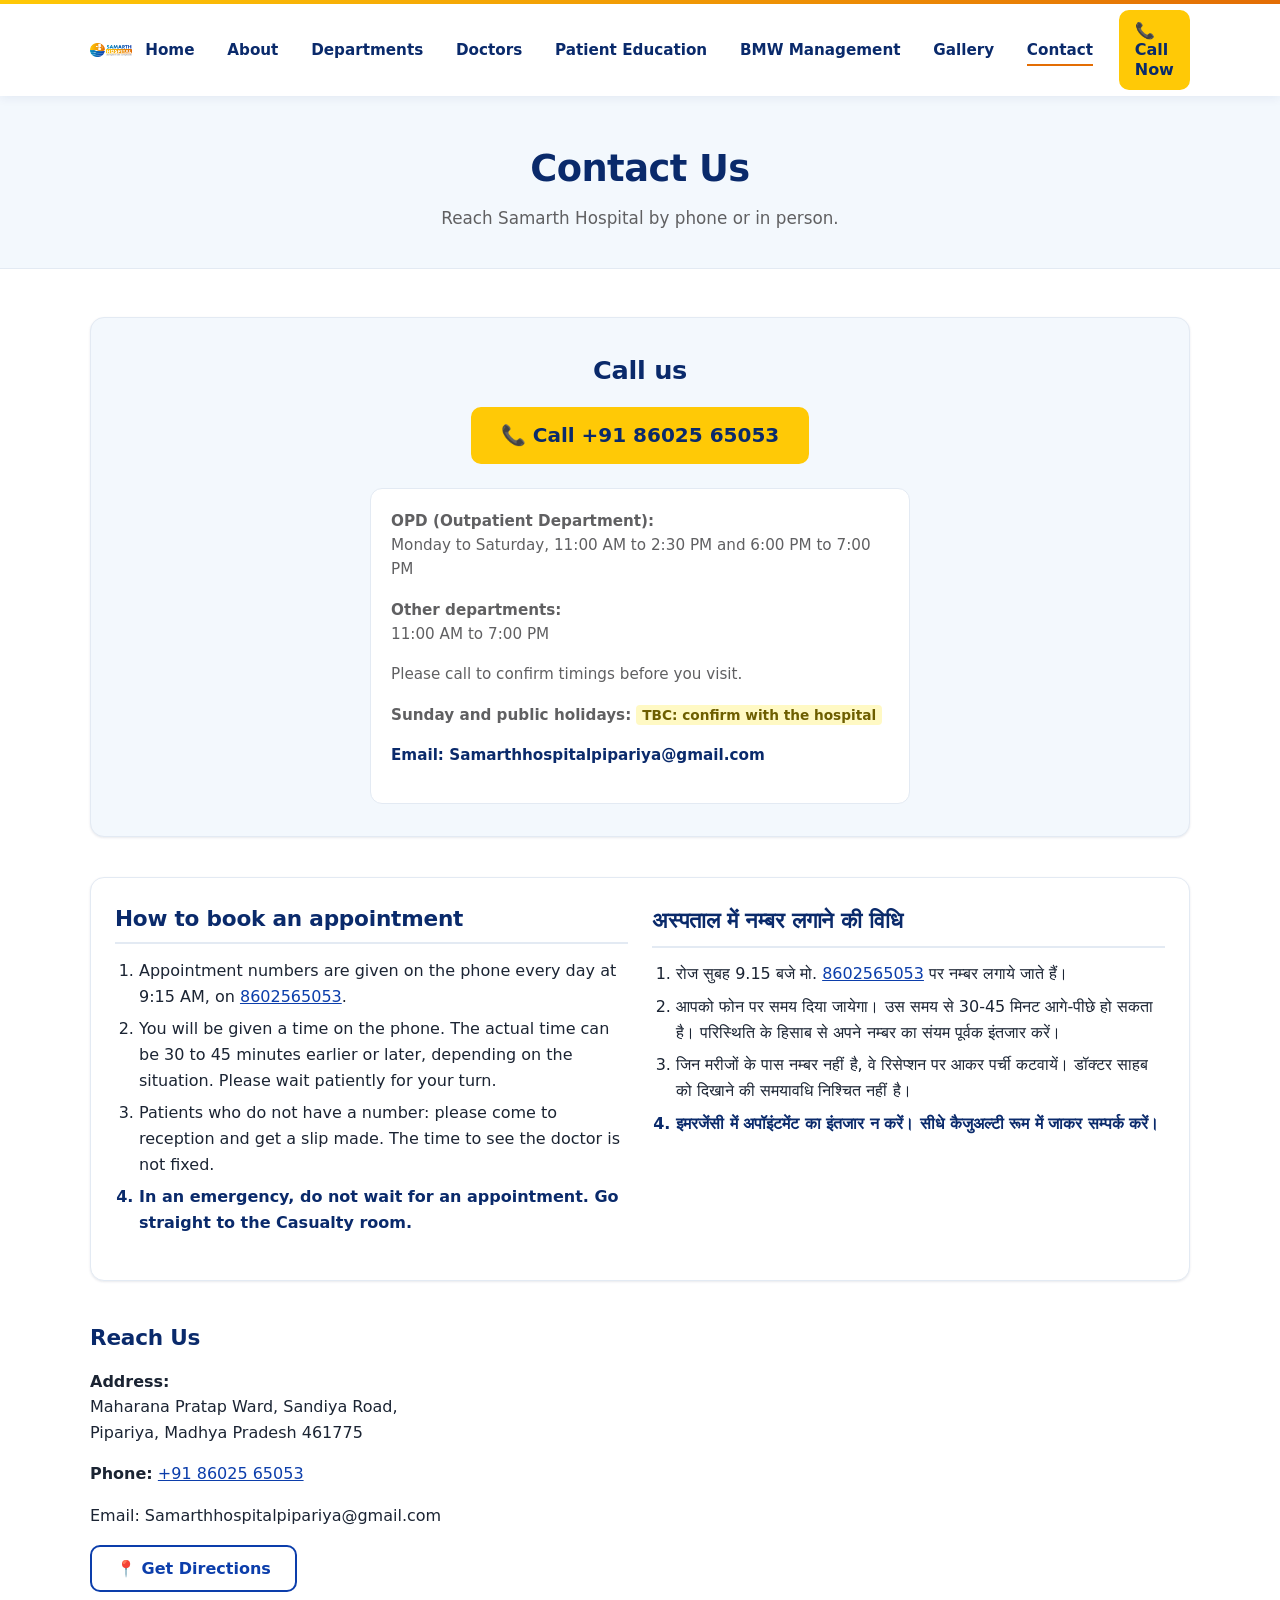
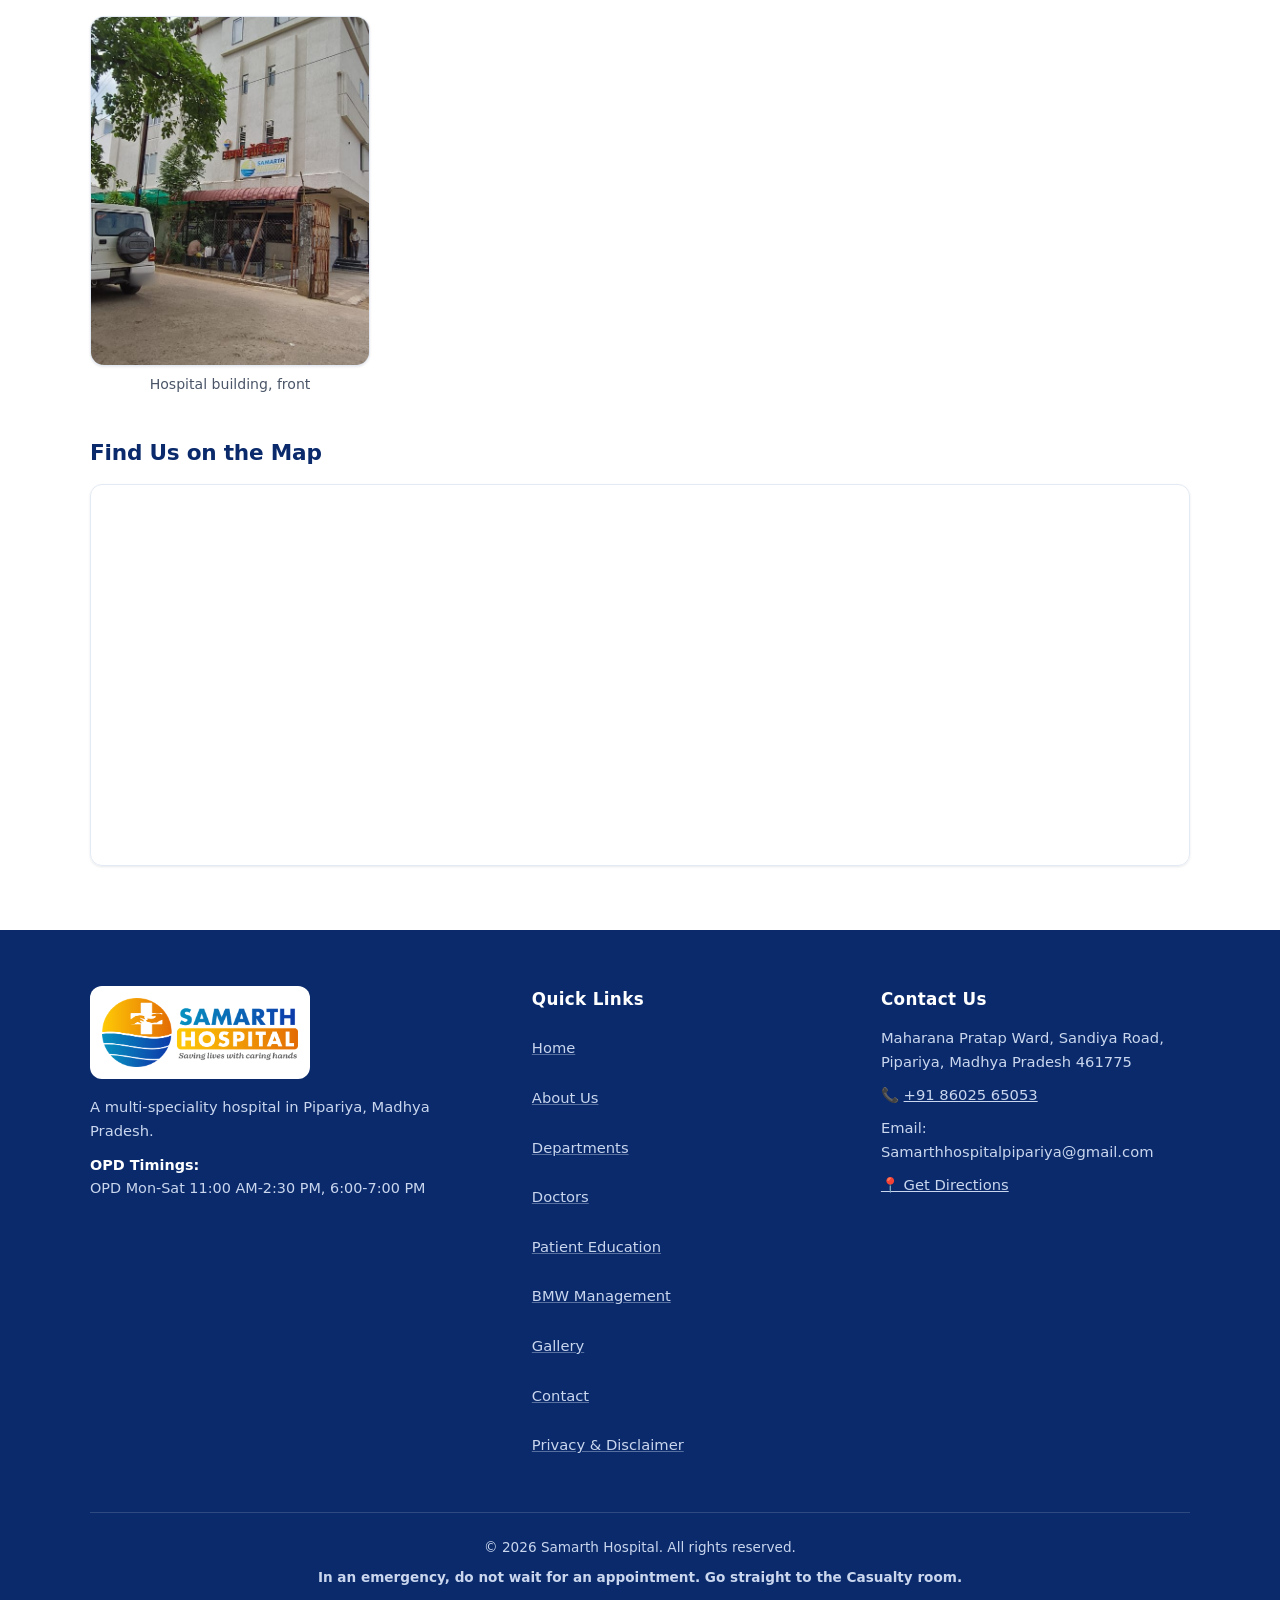
<file: contact.html>
<!DOCTYPE html>
<html lang="en">
<head>
  <meta charset="UTF-8">
  <meta name="viewport" content="width=device-width, initial-scale=1.0">
  <meta name="robots" content="noindex">
  <meta name="theme-color" content="#0C3EAB">
  <title>Contact Us — Samarth Hospital, Pipariya</title>
  <meta name="description" content="Contact details, phone numbers, OPD timings and location map for Samarth Hospital, Pipariya.">
  <link rel="canonical" href="https://samarth-hospital.com/contact.html">

  <!-- Favicons (relative paths) -->
  <link rel="icon" type="image/x-icon" href="assets/images/favicon.ico">
  <link rel="icon" type="image/png" sizes="32x32" href="assets/images/favicon-32.png">
  <link rel="apple-touch-icon" sizes="180x180" href="assets/images/apple-touch-icon.png">

  <!-- Open Graph / Social sharing -->
  <meta property="og:type" content="website">
  <meta property="og:site_name" content="Samarth Hospital">
  <meta property="og:title" content="Contact Us — Samarth Hospital, Pipariya">
  <meta property="og:description" content="Contact details, phone numbers, OPD timings and location map for Samarth Hospital, Pipariya.">
  <meta property="og:url" content="https://samarth-hospital.com/contact.html">
  <meta property="og:image" content="https://samarth-hospital.com/assets/images/og-share.png">
  <meta property="og:image:width" content="1200">
  <meta property="og:image:height" content="630">
  <meta property="og:image:alt" content="Samarth Hospital">
  <meta property="og:locale" content="en_IN">
  <meta name="twitter:card" content="summary_large_image">

  <!-- Stylesheet (relative path) -->
  <link rel="stylesheet" href="css/style.css">
</head>
<body>

  <!-- Skip link for keyboard / screen-reader users -->
  <a href="#main" class="skip-link">Skip to main content</a>

  <!-- ============================================================
       HEADER — repeated on every page
       ============================================================ -->
  <header class="site-header">
    <div class="container header-inner">

      <!-- Logo -->
      <a href="index.html" class="site-logo" aria-label="Samarth Hospital — Home">
        <img src="assets/images/logo-full.png" width="600" height="213" alt="Samarth Hospital - Saving lives with caring hands">
      </a>

      <!-- Desktop navigation -->
      <nav class="main-nav" aria-label="Main navigation">
        <a href="index.html">Home</a>
        <a href="about.html">About</a>
        <a href="services.html">Departments</a>
        <a href="doctors.html">Doctors</a>
        <a href="patient-education.html">Patient Education</a>
        <a href="bmw-management.html">BMW Management</a>
        <a href="gallery.html">Gallery</a>
        <a href="contact.html" aria-current="page">Contact</a>
      </nav>

      <!-- Call button (desktop only, hidden on mobile) -->
      <a href="tel:+918602565053" class="btn btn-call header-call-btn">
        📞 Call Now
      </a>

      <!-- Hamburger menu button (mobile only) -->
      <button id="menu-toggle" class="menu-toggle" aria-label="Open menu" aria-expanded="false" aria-controls="mobile-nav">
        <svg viewBox="0 0 24 24" fill="none" stroke="currentColor" stroke-width="2" stroke-linecap="round">
          <line x1="3" y1="6" x2="21" y2="6"/>
          <line x1="3" y1="12" x2="21" y2="12"/>
          <line x1="3" y1="18" x2="21" y2="18"/>
        </svg>
      </button>
    </div>

    <!-- Mobile navigation (toggled by JS) -->
    <nav id="mobile-nav" class="mobile-nav" aria-label="Mobile navigation">
      <a href="index.html">Home</a>
      <a href="about.html">About</a>
      <a href="services.html">Departments</a>
      <a href="doctors.html">Doctors</a>
      <a href="patient-education.html">Patient Education</a>
      <a href="bmw-management.html">BMW Management</a>
      <a href="gallery.html">Gallery</a>
      <a href="contact.html" aria-current="page">Contact</a>
      <a href="tel:+918602565053" class="mobile-call-link">📞 Call +91 86025 65053</a>
    </nav>
  </header>

  <!-- ============================================================
       MAIN CONTENT
       ============================================================ -->
  <main id="main">
    <section class="page-header">
      <div class="container">
        <h1>Contact Us</h1>
        <p class="page-subtitle">Reach Samarth Hospital by phone or in person.</p>
      </div>
    </section>

    <section class="page-content section">
      <div class="container">

        <!-- Prominent Call Card (replaces enquiry form) -->
        <div class="card" style="margin-bottom:2.5rem; background:var(--tint); border:1px solid var(--line); text-align:center; padding:2rem 1.5rem;">
          <h2 style="margin-top:0; font-size:1.6rem; color:var(--navy-deep);">Call us</h2>
          <p style="margin:1rem auto 1.5rem;">
            <a href="tel:+918602565053" class="btn btn-call btn-lg" style="font-size:1.25rem; padding:0.9rem 1.75rem;">📞 Call +91 86025 65053</a>
          </p>
          <div style="max-width:540px; margin:0 auto; text-align:left; background:var(--white); border:1px solid var(--line); border-radius:var(--radius); padding:1.25rem;">
            <p><strong>OPD (Outpatient Department):</strong><br>
               Monday to Saturday, 11:00 AM to 2:30 PM and 6:00 PM to 7:00 PM</p>
            <p style="margin-top:0.75rem;"><strong>Other departments:</strong><br>
               11:00 AM to 7:00 PM</p>
            <p style="margin-top:0.75rem; color:var(--grey); font-size:0.95rem;">
               Please call to confirm timings before you visit.
            </p>
            <div class="tbc-block" style="margin-top:0.75rem;">
              <p><strong>Sunday and public holidays:</strong> <span class="tbc">TBC: confirm with the hospital</span></p>
            </div>
            <p style="margin-top:1rem; font-weight:600; color:var(--navy-deep);">
              Email: Samarthhospitalpipariya@gmail.com
            </p>
          </div>
        </div>

        <!-- How to book an appointment card -->
        <div class="card appointment-card" style="margin-bottom:2.5rem;">
          <div class="appointment-grid">
            <!-- English -->
            <div class="appointment-col" lang="en">
              <h2 class="appointment-col-title">How to book an appointment</h2>
              <ol class="appointment-list">
                <li>Appointment numbers are given on the phone every day at 9:15 AM, on <a href="tel:+918602565053">8602565053</a>.</li>
                <li>You will be given a time on the phone. The actual time can be 30 to 45 minutes earlier or later, depending on the situation. Please wait patiently for your turn.</li>
                <li>Patients who do not have a number: please come to reception and get a slip made. The time to see the doctor is not fixed.</li>
                <li class="appointment-emergency"><strong>In an emergency, do not wait for an appointment. Go straight to the Casualty room.</strong></li>
              </ol>
            </div>

            <!-- Hindi -->
            <div class="appointment-col hindi-text" lang="hi">
              <h2 class="appointment-col-title">अस्पताल में नम्बर लगाने की विधि</h2>
              <ol class="appointment-list">
                <li>रोज सुबह 9.15 बजे मो. <a href="tel:+918602565053">8602565053</a> पर नम्बर लगाये जाते हैं।</li>
                <li>आपको फोन पर समय दिया जायेगा। उस समय से 30-45 मिनट आगे-पीछे हो सकता है। परिस्थिति के हिसाब से अपने नम्बर का संयम पूर्वक इंतजार करें।</li>
                <li>जिन मरीजों के पास नम्बर नहीं है, वे रिसेप्शन पर आकर पर्ची कटवायें। डॉक्टर साहब को दिखाने की समयावधि निश्चित नहीं है।</li>
                <li class="appointment-emergency"><strong>इमरजेंसी में अपॉइंटमेंट का इंतजार न करें। सीधे कैजुअल्टी रूम में जाकर सम्पर्क करें।</strong></li>
              </ol>
            </div>
          </div>
        </div>

        <!-- Address & Details -->
        <div style="display:grid; grid-template-columns:1fr; gap:2rem; margin-bottom:2.5rem;">
          <div>
            <h2>Reach Us</h2>
            <p>
              <strong>Address:</strong><br>
              Maharana Pratap Ward, Sandiya Road,<br>
              Pipariya, Madhya Pradesh 461775
            </p>
            <p style="margin-top:0.75rem;">
              <strong>Phone:</strong>
              <a href="tel:+918602565053">+91 86025 65053</a>
            </p>
            <p style="margin-top:0.75rem;">
              Email: Samarthhospitalpipariya@gmail.com
            </p>
            <p style="margin-top:0.75rem;">
              <a href="https://www.google.com/maps/dir/?api=1&amp;destination=22.762863,78.354927"
                 class="btn btn-outline" target="_blank" rel="noopener noreferrer">
                📍 Get Directions
              </a>
            </p>

            <figure class="contact-photo-wrap" style="max-width:280px; margin-top:1.5rem;">
              <div class="photo-frame-4-5">
                <img src="assets/images/photos/hospital-building-front.jpg"
                     alt="Front of the Samarth Hospital building with the hospital signboard above the entrance"
                     width="582" height="1296"
                     loading="lazy"
                     decoding="async">
              </div>
              <figcaption class="photo-caption">Hospital building, front</figcaption>
            </figure>
          </div>
        </div>

        <!-- Google Maps embed -->
        <h2>Find Us on the Map</h2>
        <div class="map-wrap" style="aspect-ratio:auto; margin-bottom:1rem;">
          <iframe
            src="https://www.google.com/maps/embed?pb=!1m18!1m12!1m3!1d1839.5338973505495!2d78.35377761299004!3d22.76286519934988!2m3!1f0!2f0!3f0!3m2!1i1024!2i768!4f13.1!3m3!1m2!1s0x397e43a0a4222717%3A0xdd0817e242ccccc8!2sDr.%20Tanay%20Surjan%20(%20Samarth%20hospital%20)!5e0!3m2!1sen!2sin!4v1794373905785!5m2!1sen!2sin"
            width="100%"
            height="380"
            style="border:0; width:100%; height:380px;"
            title="Map showing the location of Samarth Hospital, Pipariya"
            loading="lazy"
            referrerpolicy="strict-origin-when-cross-origin"
            allowfullscreen="">
          </iframe>
        </div>

      </div>
    </section>
  </main>

  <!-- ============================================================
       FOOTER — repeated on every page
       ============================================================ -->
  <footer class="site-footer">
    <div class="container">
      <div class="footer-grid">

        <!-- Column 1: Logo & About -->
        <div>
          <div class="footer-logo-panel">
            <img src="assets/images/logo-full.png" width="600" height="213" alt="Samarth Hospital - Saving lives with caring hands">
          </div>
          <p class="footer-tagline">A multi-speciality hospital in Pipariya, Madhya Pradesh.</p>
          <p class="footer-timing-summary"><strong>OPD Timings:</strong><br>OPD Mon-Sat 11:00 AM-2:30 PM, 6:00-7:00 PM</p>
        </div>

        <!-- Column 2: Quick links -->
        <div>
          <h2>Quick Links</h2>
          <ul class="footer-nav">
            <li><a href="index.html">Home</a></li>
            <li><a href="about.html">About Us</a></li>
            <li><a href="services.html">Departments</a></li>
            <li><a href="doctors.html">Doctors</a></li>
            <li><a href="patient-education.html">Patient Education</a></li>
            <li><a href="bmw-management.html">BMW Management</a></li>
            <li><a href="gallery.html">Gallery</a></li>
            <li><a href="contact.html">Contact</a></li>
            <li><a href="privacy.html">Privacy &amp; Disclaimer</a></li>
          </ul>
        </div>

        <!-- Column 3: Contact & Emergency -->
        <div>
          <h2>Contact Us</h2>
          <p>
            Maharana Pratap Ward, Sandiya Road,<br>
            Pipariya, Madhya Pradesh 461775
          </p>
          <p style="margin-top:0.6rem;">
            📞 <a href="tel:+918602565053">+91 86025 65053</a>
          </p>
          <p style="margin-top:0.6rem;">
            Email: Samarthhospitalpipariya@gmail.com
          </p>
          <p style="margin-top:0.6rem;">
            <a href="https://www.google.com/maps/dir/?api=1&amp;destination=22.762863,78.354927"
               target="_blank" rel="noopener noreferrer">
              📍 Get Directions
            </a>
          </p>
        </div>

      </div>

      <div class="footer-bottom">
        <p>&copy; 2026 Samarth Hospital. All rights reserved.</p>
        <p class="footer-emergency">
          In an emergency, do not wait for an appointment. Go straight to the Casualty room.
        </p>
      </div>
    </div>
    <!-- Thin bottom gradient strip -->
    <div class="footer-strip" aria-hidden="true"></div>
  </footer>

  <!-- ============================================================
       STICKY MOBILE CALL BAR — visible on phones, hidden on desktop
       ============================================================ -->
  <div class="call-bar" role="complementary" aria-label="Call hospital">
    <div class="call-bar-inner">
      <span class="call-bar-label">Call Samarth Hospital</span>
      <a href="tel:+918602565053" class="btn btn-call btn-call-sm">Call now</a>
    </div>
  </div>

  <!-- JavaScript (relative path) -->
  <script src="js/main.js"></script>
</body>
</html>
</file>
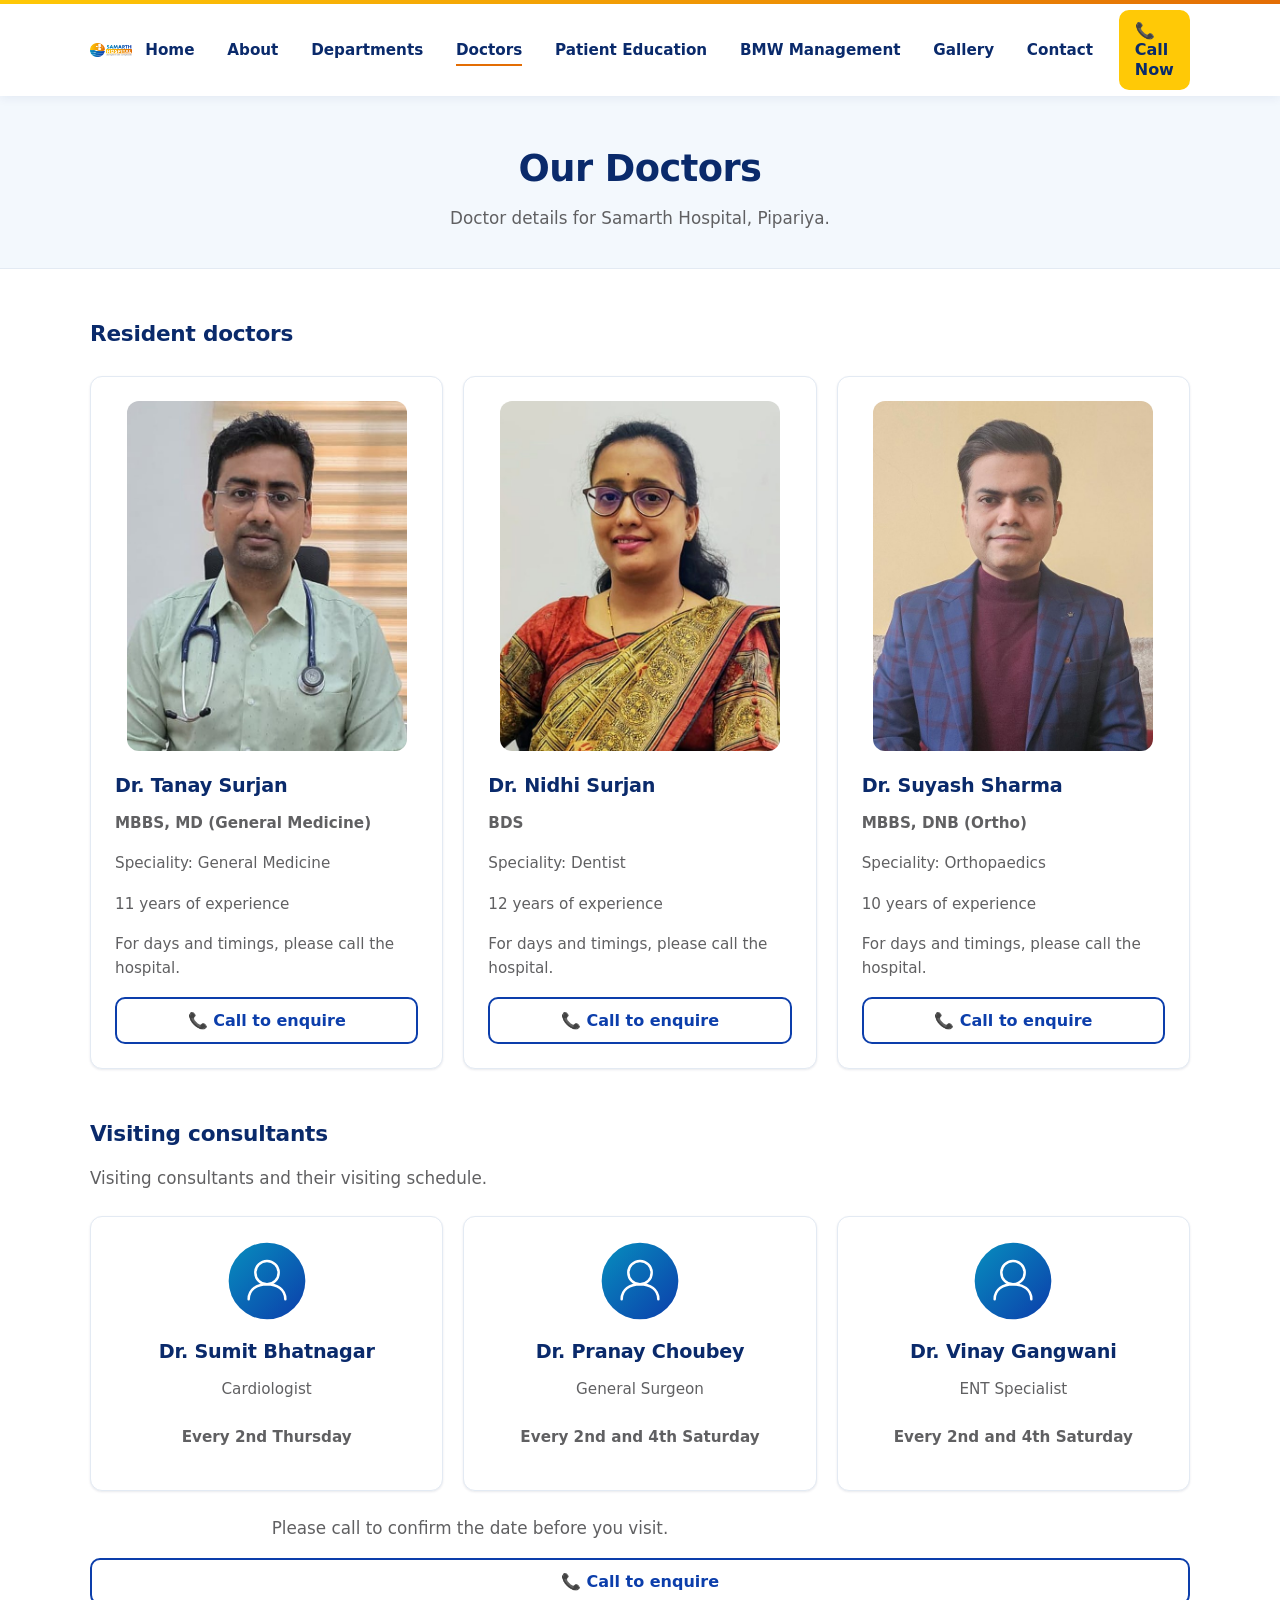
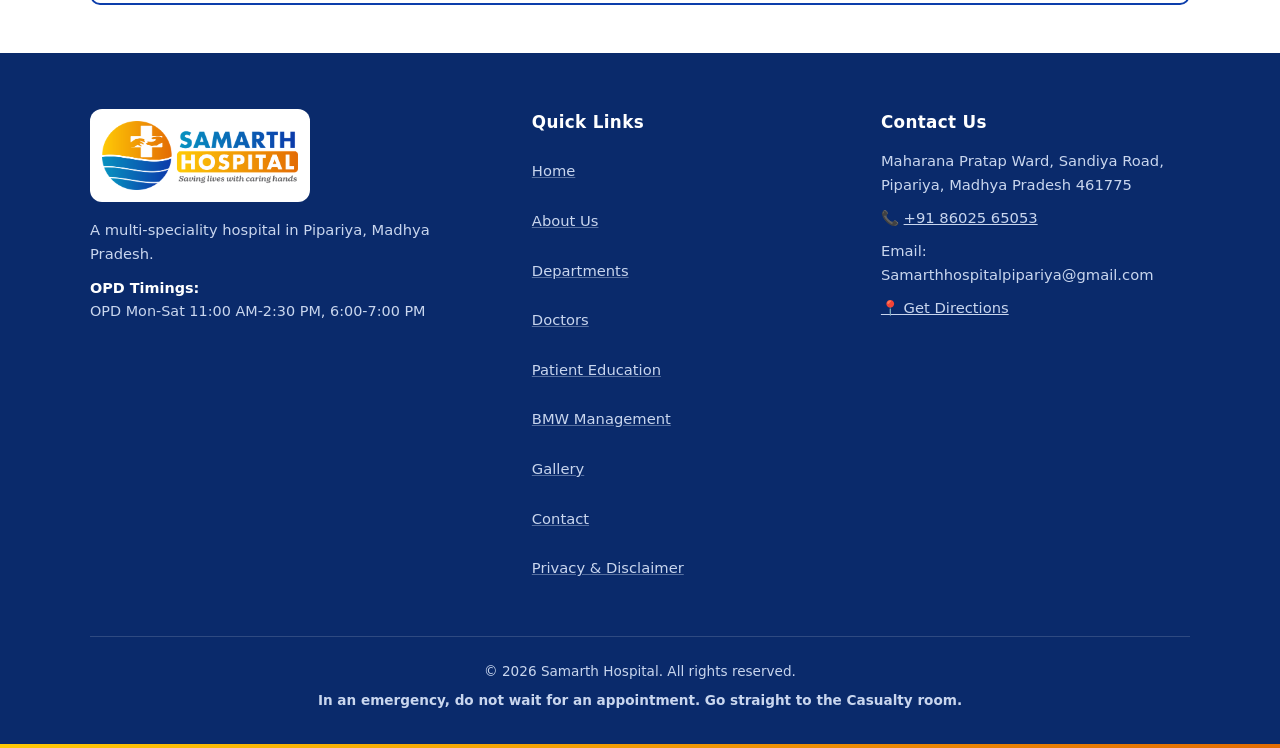
<file: doctors.html>
<!DOCTYPE html>
<html lang="en">
<head>
  <meta charset="UTF-8">
  <meta name="viewport" content="width=device-width, initial-scale=1.0">
  <meta name="robots" content="noindex">
  <meta name="theme-color" content="#0C3EAB">
  <title>Our Doctors — Samarth Hospital, Pipariya</title>
  <meta name="description" content="Doctor details and consultant information for Samarth Hospital, Pipariya, Madhya Pradesh.">
  <link rel="canonical" href="https://samarth-hospital.com/doctors.html">

  <!-- Favicons (relative paths) -->
  <link rel="icon" type="image/x-icon" href="assets/images/favicon.ico">
  <link rel="icon" type="image/png" sizes="32x32" href="assets/images/favicon-32.png">
  <link rel="apple-touch-icon" sizes="180x180" href="assets/images/apple-touch-icon.png">

  <!-- Open Graph / Social sharing -->
  <meta property="og:type" content="website">
  <meta property="og:site_name" content="Samarth Hospital">
  <meta property="og:title" content="Our Doctors — Samarth Hospital, Pipariya">
  <meta property="og:description" content="Doctor details and consultant information for Samarth Hospital, Pipariya, Madhya Pradesh.">
  <meta property="og:url" content="https://samarth-hospital.com/doctors.html">
  <meta property="og:image" content="https://samarth-hospital.com/assets/images/og-share.png">
  <meta property="og:image:width" content="1200">
  <meta property="og:image:height" content="630">
  <meta property="og:image:alt" content="Samarth Hospital">
  <meta property="og:locale" content="en_IN">
  <meta name="twitter:card" content="summary_large_image">

  <!-- Stylesheet (relative path) -->
  <link rel="stylesheet" href="css/style.css">
</head>
<body>

  <!-- Skip link for keyboard / screen-reader users -->
  <a href="#main" class="skip-link">Skip to main content</a>

  <!-- ============================================================
       HEADER — repeated on every page
       ============================================================ -->
  <header class="site-header">
    <div class="container header-inner">

      <!-- Logo -->
      <a href="index.html" class="site-logo" aria-label="Samarth Hospital — Home">
        <img src="assets/images/logo-full.png" width="600" height="213" alt="Samarth Hospital - Saving lives with caring hands">
      </a>

      <!-- Desktop navigation -->
      <nav class="main-nav" aria-label="Main navigation">
        <a href="index.html">Home</a>
        <a href="about.html">About</a>
        <a href="services.html">Departments</a>
        <a href="doctors.html" aria-current="page">Doctors</a>
        <a href="patient-education.html">Patient Education</a>
        <a href="bmw-management.html">BMW Management</a>
        <a href="gallery.html">Gallery</a>
        <a href="contact.html">Contact</a>
      </nav>

      <!-- Call button (desktop only, hidden on mobile) -->
      <a href="tel:+918602565053" class="btn btn-call header-call-btn">
        📞 Call Now
      </a>

      <!-- Hamburger menu button (mobile only) -->
      <button id="menu-toggle" class="menu-toggle" aria-label="Open menu" aria-expanded="false" aria-controls="mobile-nav">
        <svg viewBox="0 0 24 24" fill="none" stroke="currentColor" stroke-width="2" stroke-linecap="round">
          <line x1="3" y1="6" x2="21" y2="6"/>
          <line x1="3" y1="12" x2="21" y2="12"/>
          <line x1="3" y1="18" x2="21" y2="18"/>
        </svg>
      </button>
    </div>

    <!-- Mobile navigation (toggled by JS) -->
    <nav id="mobile-nav" class="mobile-nav" aria-label="Mobile navigation">
      <a href="index.html">Home</a>
      <a href="about.html">About</a>
      <a href="services.html">Departments</a>
      <a href="doctors.html" aria-current="page">Doctors</a>
      <a href="patient-education.html">Patient Education</a>
      <a href="bmw-management.html">BMW Management</a>
      <a href="gallery.html">Gallery</a>
      <a href="contact.html">Contact</a>
      <a href="tel:+918602565053" class="mobile-call-link">📞 Call +91 86025 65053</a>
    </nav>
  </header>

  <!-- ============================================================
       MAIN CONTENT
       ============================================================ -->
  <main id="main">
    <section class="page-header">
      <div class="container">
        <h1>Our Doctors</h1>
        <p class="page-subtitle">Doctor details for Samarth Hospital, Pipariya.</p>
      </div>
    </section>

    <section class="page-content section">
      <div class="container">

        <!-- Resident doctors -->
        <section aria-labelledby="resident-doctors-heading">
          <h2 id="resident-doctors-heading">Resident doctors</h2>
          <div class="doctors-grid">
            <!-- Dr. Tanay Surjan -->
            <div class="card doctor-card">
              <div class="doctor-photo-frame">
                <img src="assets/images/doctors/dr-tanay-surjan.jpg"
                     alt="Portrait of Dr. Tanay Surjan"
                     width="600" height="750"
                     loading="lazy"
                     decoding="async">
              </div>
              <h3 class="doctor-name">Dr. Tanay Surjan</h3>
              <p class="doctor-qualification">MBBS, MD (General Medicine)</p>
              <p class="doctor-speciality">Speciality: General Medicine</p>
              <p class="doctor-experience">11 years of experience</p>
              <p class="doctor-timing-note">For days and timings, please call the hospital.</p>
              <a href="tel:+918602565053" class="btn btn-outline dept-call-btn">📞 Call to enquire</a>
            </div>

            <!-- Dr. Nidhi Surjan -->
            <div class="card doctor-card">
              <div class="doctor-photo-frame">
                <img src="assets/images/doctors/dr-nidhi-surjan.jpg"
                     alt="Portrait of Dr. Nidhi Surjan"
                     width="600" height="750"
                     loading="lazy"
                     decoding="async">
              </div>
              <h3 class="doctor-name">Dr. Nidhi Surjan</h3>
              <p class="doctor-qualification">BDS</p>
              <p class="doctor-speciality">Speciality: Dentist</p>
              <p class="doctor-experience">12 years of experience</p>
              <p class="doctor-timing-note">For days and timings, please call the hospital.</p>
              <a href="tel:+918602565053" class="btn btn-outline dept-call-btn">📞 Call to enquire</a>
            </div>

            <!-- Dr. Suyash Sharma -->
            <div class="card doctor-card">
              <div class="doctor-photo-frame">
                <img src="assets/images/doctors/dr-suyash-sharma.jpg"
                     alt="Portrait of Dr. Suyash Sharma"
                     width="600" height="750"
                     loading="lazy"
                     decoding="async">
              </div>
              <h3 class="doctor-name">Dr. Suyash Sharma</h3>
              <p class="doctor-qualification">MBBS, DNB (Ortho)</p>
              <p class="doctor-speciality">Speciality: Orthopaedics</p>
              <p class="doctor-experience">10 years of experience</p>
              <p class="doctor-timing-note">For days and timings, please call the hospital.</p>
              <a href="tel:+918602565053" class="btn btn-outline dept-call-btn">📞 Call to enquire</a>
            </div>
          </div>
        </section>

        <!-- Visiting consultants -->
        <section style="margin-top:3rem;" aria-labelledby="visiting-consultants-heading">
          <h2 id="visiting-consultants-heading">Visiting consultants</h2>
          <p class="visiting-schedule-intro">Visiting consultants and their visiting schedule.</p>
          <div class="doctors-grid">
            <!-- Dr. Sumit Bhatnagar -->
            <div class="card doctor-card" style="text-align:center;">
              <div class="doctor-avatar-wrap">
                <img src="assets/icons/doctor-avatar.svg" width="96" height="96" alt="" class="doctor-avatar">
              </div>
              <h3 class="doctor-name">Dr. Sumit Bhatnagar</h3>
              <p class="doctor-speciality">Cardiologist</p>
              <p class="doctor-schedule">Every 2nd Thursday</p>
            </div>

            <!-- Dr. Pranay Choubey -->
            <div class="card doctor-card" style="text-align:center;">
              <div class="doctor-avatar-wrap">
                <img src="assets/icons/doctor-avatar.svg" width="96" height="96" alt="" class="doctor-avatar">
              </div>
              <h3 class="doctor-name">Dr. Pranay Choubey</h3>
              <p class="doctor-speciality">General Surgeon</p>
              <p class="doctor-schedule">Every 2nd and 4th Saturday</p>
            </div>

            <!-- Dr. Vinay Gangwani -->
            <div class="card doctor-card" style="text-align:center;">
              <div class="doctor-avatar-wrap">
                <img src="assets/icons/doctor-avatar.svg" width="96" height="96" alt="" class="doctor-avatar">
              </div>
              <h3 class="doctor-name">Dr. Vinay Gangwani</h3>
              <p class="doctor-speciality">ENT Specialist</p>
              <p class="doctor-schedule">Every 2nd and 4th Saturday</p>
            </div>
          </div>

          <div style="margin-top:1.5rem; text-align:center;">
            <p class="visiting-confirm-note" style="margin-bottom:1rem;">Please call to confirm the date before you visit.</p>
            <a href="tel:+918602565053" class="btn btn-outline dept-call-btn">📞 Call to enquire</a>
          </div>
        </section>

      </div>
    </section>
  </main>

  <!-- ============================================================
       FOOTER — repeated on every page
       ============================================================ -->
  <footer class="site-footer">
    <div class="container">
      <div class="footer-grid">

        <!-- Column 1: Logo & About -->
        <div>
          <div class="footer-logo-panel">
            <img src="assets/images/logo-full.png" width="600" height="213" alt="Samarth Hospital - Saving lives with caring hands">
          </div>
          <p class="footer-tagline">A multi-speciality hospital in Pipariya, Madhya Pradesh.</p>
          <p class="footer-timing-summary"><strong>OPD Timings:</strong><br>OPD Mon-Sat 11:00 AM-2:30 PM, 6:00-7:00 PM</p>
        </div>

        <!-- Column 2: Quick links -->
        <div>
          <h2>Quick Links</h2>
          <ul class="footer-nav">
            <li><a href="index.html">Home</a></li>
            <li><a href="about.html">About Us</a></li>
            <li><a href="services.html">Departments</a></li>
            <li><a href="doctors.html">Doctors</a></li>
            <li><a href="patient-education.html">Patient Education</a></li>
            <li><a href="bmw-management.html">BMW Management</a></li>
            <li><a href="gallery.html">Gallery</a></li>
            <li><a href="contact.html">Contact</a></li>
            <li><a href="privacy.html">Privacy &amp; Disclaimer</a></li>
          </ul>
        </div>

        <!-- Column 3: Contact & Emergency -->
        <div>
          <h2>Contact Us</h2>
          <p>
            Maharana Pratap Ward, Sandiya Road,<br>
            Pipariya, Madhya Pradesh 461775
          </p>
          <p style="margin-top:0.6rem;">
            📞 <a href="tel:+918602565053">+91 86025 65053</a>
          </p>
          <p style="margin-top:0.6rem;">
            Email: Samarthhospitalpipariya@gmail.com
          </p>
          <p style="margin-top:0.6rem;">
            <a href="https://www.google.com/maps/dir/?api=1&amp;destination=22.762863,78.354927"
               target="_blank" rel="noopener noreferrer">
              📍 Get Directions
            </a>
          </p>
        </div>

      </div>

      <div class="footer-bottom">
        <p>&copy; 2026 Samarth Hospital. All rights reserved.</p>
        <p class="footer-emergency">
          In an emergency, do not wait for an appointment. Go straight to the Casualty room.
        </p>
      </div>
    </div>
    <!-- Thin bottom gradient strip -->
    <div class="footer-strip" aria-hidden="true"></div>
  </footer>

  <!-- ============================================================
       STICKY MOBILE CALL BAR — visible on phones, hidden on desktop
       ============================================================ -->
  <div class="call-bar" role="complementary" aria-label="Call hospital">
    <div class="call-bar-inner">
      <span class="call-bar-label">Call Samarth Hospital</span>
      <a href="tel:+918602565053" class="btn btn-call btn-call-sm">Call now</a>
    </div>
  </div>

  <!-- JavaScript (relative path) -->
  <script src="js/main.js"></script>
</body>
</html>
</file>
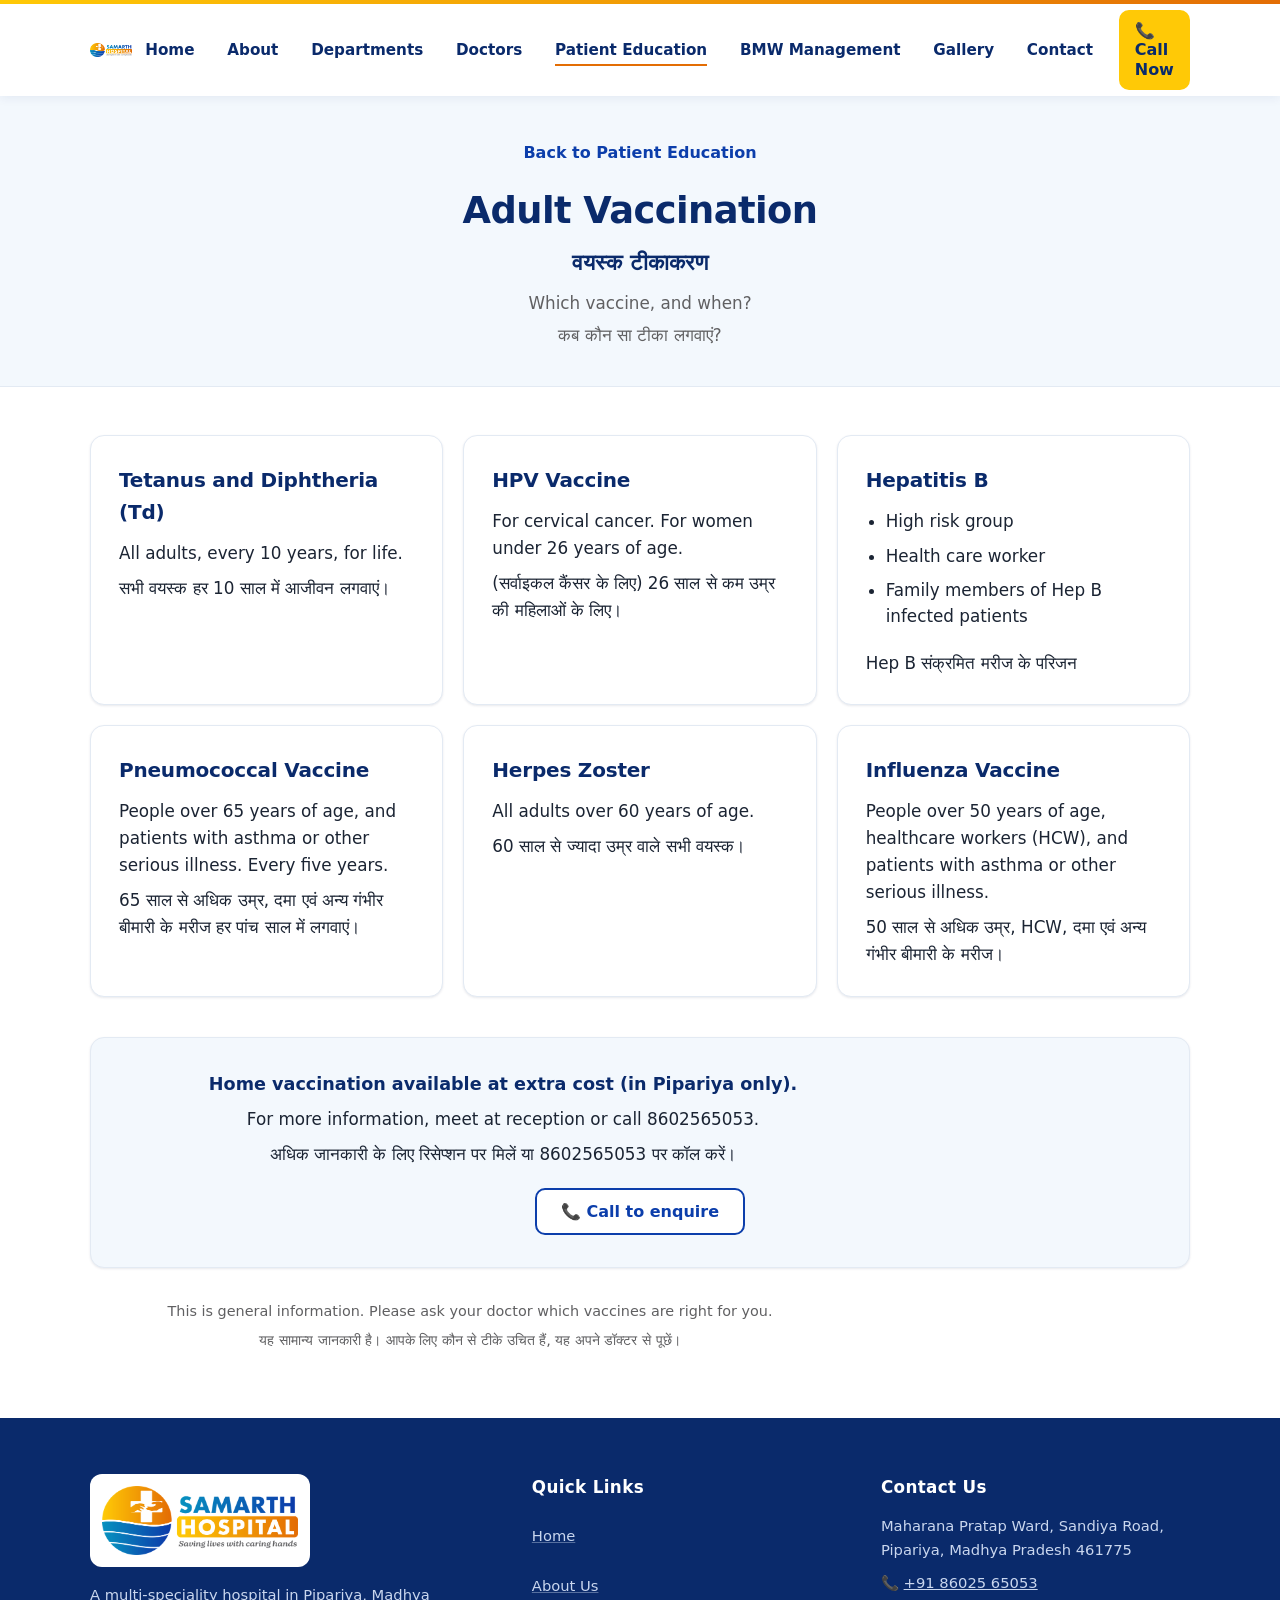
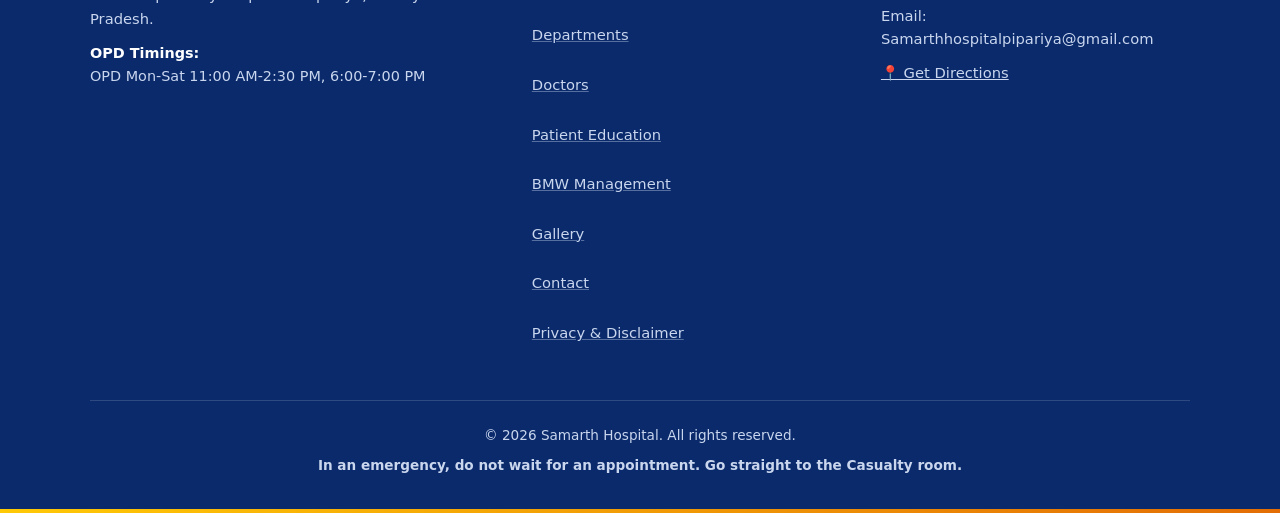
<file: education-adult-vaccination.html>
<!DOCTYPE html>
<html lang="en">
<head>
  <meta charset="UTF-8">
  <meta name="viewport" content="width=device-width, initial-scale=1.0">
  <meta name="robots" content="noindex">
  <meta name="theme-color" content="#0C3EAB">
  <title>Adult Vaccination | Samarth Hospital, Pipariya</title>
  <meta name="description" content="Adult vaccination guide: which vaccine, and when. Samarth Hospital, Pipariya.">
  <link rel="canonical" href="https://samarth-hospital.com/education-adult-vaccination.html">

  <!-- Favicons (relative paths) -->
  <link rel="icon" type="image/x-icon" href="assets/images/favicon.ico">
  <link rel="icon" type="image/png" sizes="32x32" href="assets/images/favicon-32.png">
  <link rel="apple-touch-icon" sizes="180x180" href="assets/images/apple-touch-icon.png">

  <!-- Open Graph / Social sharing -->
  <meta property="og:type" content="website">
  <meta property="og:site_name" content="Samarth Hospital">
  <meta property="og:title" content="Adult Vaccination | Samarth Hospital, Pipariya">
  <meta property="og:description" content="Adult vaccination guide: which vaccine, and when. Samarth Hospital, Pipariya.">
  <meta property="og:url" content="https://samarth-hospital.com/education-adult-vaccination.html">
  <meta property="og:image" content="https://samarth-hospital.com/assets/images/og-share.png">
  <meta property="og:image:width" content="1200">
  <meta property="og:image:height" content="630">
  <meta property="og:image:alt" content="Samarth Hospital">
  <meta property="og:locale" content="en_IN">
  <meta name="twitter:card" content="summary_large_image">

  <!-- Stylesheet (relative path) -->
  <link rel="stylesheet" href="css/style.css">
</head>
<body>

  <!-- Skip link for keyboard / screen-reader users -->
  <a href="#main" class="skip-link">Skip to main content</a>

  <!-- ============================================================
       HEADER — repeated on every page (update all pages together)
       ============================================================ -->
  <header class="site-header">
    <div class="container header-inner">

      <!-- Logo -->
      <a href="index.html" class="site-logo" aria-label="Samarth Hospital — Home">
        <img src="assets/images/logo-full.png" width="600" height="213" alt="Samarth Hospital - Saving lives with caring hands">
      </a>

      <!-- Desktop navigation -->
      <nav class="main-nav" aria-label="Main navigation">
        <a href="index.html">Home</a>
        <a href="about.html">About</a>
        <a href="services.html">Departments</a>
        <a href="doctors.html">Doctors</a>
        <a href="patient-education.html" aria-current="page">Patient Education</a>
        <a href="bmw-management.html">BMW Management</a>
        <a href="gallery.html">Gallery</a>
        <a href="contact.html">Contact</a>
      </nav>

      <!-- Call button (desktop only, hidden on mobile) -->
      <a href="tel:+918602565053" class="btn btn-call header-call-btn">
        📞 Call Now
      </a>

      <!-- Hamburger menu button (mobile only) -->
      <button id="menu-toggle" class="menu-toggle" aria-label="Open menu" aria-expanded="false" aria-controls="mobile-nav">
        <svg viewBox="0 0 24 24" fill="none" stroke="currentColor" stroke-width="2" stroke-linecap="round">
          <line x1="3" y1="6" x2="21" y2="6"/>
          <line x1="3" y1="12" x2="21" y2="12"/>
          <line x1="3" y1="18" x2="21" y2="18"/>
        </svg>
      </button>
    </div>

    <!-- Mobile navigation (toggled by JS) -->
    <nav id="mobile-nav" class="mobile-nav" aria-label="Mobile navigation">
      <a href="index.html">Home</a>
      <a href="about.html">About</a>
      <a href="services.html">Departments</a>
      <a href="doctors.html">Doctors</a>
      <a href="patient-education.html" aria-current="page">Patient Education</a>
      <a href="bmw-management.html">BMW Management</a>
      <a href="gallery.html">Gallery</a>
      <a href="contact.html">Contact</a>
      <a href="tel:+918602565053" class="mobile-call-link">📞 Call +91 86025 65053</a>
    </nav>
  </header>

  <!-- ============================================================
       MAIN CONTENT
       ============================================================ -->
  <main id="main">
    <section class="page-header">
      <div class="container">
        <p style="margin-bottom:1rem;">
          <a href="patient-education.html" style="color:var(--navy); font-weight:600; text-decoration:none;">Back to Patient Education</a>
        </p>
        <h1>Adult Vaccination</h1>
        <p lang="hi" class="hindi-text" style="font-size:1.35rem; font-weight:700; color:var(--navy-deep); margin-top:0.25rem; margin-bottom:0.5rem;">वयस्क टीकाकरण</p>
        <p class="page-subtitle" style="margin-bottom:0.25rem;">Which vaccine, and when?</p>
        <p lang="hi" class="hindi-text" style="font-size:1.05rem; color:var(--grey); margin-top:0;">कब कौन सा टीका लगवाएं?</p>
      </div>
    </section>

    <section class="page-content section">
      <div class="container">

        <!-- 6 Vaccination Cards -->
        <div class="card-grid">

          <!-- 1. Tetanus and Diphtheria (Td) -->
          <div class="card" style="display:flex; flex-direction:column;">
            <h2 style="font-size:1.25rem; color:var(--navy-deep); margin-top:0; margin-bottom:0.75rem;">Tetanus and Diphtheria (Td)</h2>
            <p style="font-size:1.05rem; color:var(--ink); margin-bottom:0.5rem;">All adults, every 10 years, for life.</p>
            <p lang="hi" class="hindi-text" style="font-size:1.05rem; color:var(--ink); margin-top:0; margin-bottom:0;">सभी वयस्क हर 10 साल में आजीवन लगवाएं।</p>
          </div>

          <!-- 2. HPV Vaccine -->
          <div class="card" style="display:flex; flex-direction:column;">
            <h2 style="font-size:1.25rem; color:var(--navy-deep); margin-top:0; margin-bottom:0.75rem;">HPV Vaccine</h2>
            <p style="font-size:1.05rem; color:var(--ink); margin-bottom:0.5rem;">For cervical cancer. For women under 26 years of age.</p>
            <p lang="hi" class="hindi-text" style="font-size:1.05rem; color:var(--ink); margin-top:0; margin-bottom:0;">(सर्वाइकल कैंसर के लिए) 26 साल से कम उम्र की महिलाओं के लिए।</p>
          </div>

          <!-- 3. Hepatitis B -->
          <div class="card" style="display:flex; flex-direction:column;">
            <h2 style="font-size:1.25rem; color:var(--navy-deep); margin-top:0; margin-bottom:0.75rem;">Hepatitis B</h2>
            <ul style="margin:0 0 0.75rem 1.25rem; padding:0; font-size:1.05rem; color:var(--ink); line-height:1.6;">
              <li>High risk group</li>
              <li>Health care worker</li>
              <li>Family members of Hep B infected patients</li>
            </ul>
            <p lang="hi" class="hindi-text" style="font-size:1.05rem; color:var(--ink); margin-top:auto; margin-bottom:0;">Hep B संक्रमित मरीज के परिजन</p>
          </div>

          <!-- 4. Pneumococcal Vaccine -->
          <div class="card" style="display:flex; flex-direction:column;">
            <h2 style="font-size:1.25rem; color:var(--navy-deep); margin-top:0; margin-bottom:0.75rem;">Pneumococcal Vaccine</h2>
            <p style="font-size:1.05rem; color:var(--ink); margin-bottom:0.5rem;">People over 65 years of age, and patients with asthma or other serious illness. Every five years.</p>
            <p lang="hi" class="hindi-text" style="font-size:1.05rem; color:var(--ink); margin-top:0; margin-bottom:0;">65 साल से अधिक उम्र, दमा एवं अन्य गंभीर बीमारी के मरीज हर पांच साल में लगवाएं।</p>
          </div>

          <!-- 5. Herpes Zoster -->
          <div class="card" style="display:flex; flex-direction:column;">
            <h2 style="font-size:1.25rem; color:var(--navy-deep); margin-top:0; margin-bottom:0.75rem;">Herpes Zoster</h2>
            <p style="font-size:1.05rem; color:var(--ink); margin-bottom:0.5rem;">All adults over 60 years of age.</p>
            <p lang="hi" class="hindi-text" style="font-size:1.05rem; color:var(--ink); margin-top:0; margin-bottom:0;">60 साल से ज्यादा उम्र वाले सभी वयस्क।</p>
          </div>

          <!-- 6. Influenza Vaccine -->
          <div class="card" style="display:flex; flex-direction:column;">
            <h2 style="font-size:1.25rem; color:var(--navy-deep); margin-top:0; margin-bottom:0.75rem;">Influenza Vaccine</h2>
            <p style="font-size:1.05rem; color:var(--ink); margin-bottom:0.5rem;">People over 50 years of age, healthcare workers (HCW), and patients with asthma or other serious illness.</p>
            <p lang="hi" class="hindi-text" style="font-size:1.05rem; color:var(--ink); margin-top:0; margin-bottom:0;">50 साल से अधिक उम्र, HCW, दमा एवं अन्य गंभीर बीमारी के मरीज।</p>
          </div>

        </div>

        <!-- Highlighted Note Box -->
        <div class="vaccination-note-box card" style="margin-top:2.5rem; background:var(--tint); border:1px solid var(--line); text-align:center; padding:2rem;">
          <p style="font-weight:600; font-size:1.1rem; color:var(--navy-deep); margin-top:0; margin-bottom:0.5rem;">Home vaccination available at extra cost (in Pipariya only).</p>
          <p style="font-size:1.05rem; color:var(--ink); margin-bottom:0.5rem;">For more information, meet at reception or call 8602565053.</p>
          <p lang="hi" class="hindi-text" style="font-size:1.05rem; color:var(--ink); margin-top:0; margin-bottom:1.25rem;">अधिक जानकारी के लिए रिसेप्शन पर मिलें या 8602565053 पर कॉल करें।</p>
          <a href="tel:+918602565053" class="btn btn-outline dept-call-btn" style="display:inline-flex; width:auto;">📞 Call to enquire</a>
        </div>

        <!-- Muted Disclaimer -->
        <div style="margin-top:2rem; text-align:center;">
          <p style="font-size:0.9rem; color:var(--grey); margin-bottom:0.35rem;">This is general information. Please ask your doctor which vaccines are right for you.</p>
          <p lang="hi" class="hindi-text" style="font-size:0.9rem; color:var(--grey); margin-top:0;">यह सामान्य जानकारी है। आपके लिए कौन से टीके उचित हैं, यह अपने डॉक्टर से पूछें।</p>
        </div>

      </div>
    </section>
  </main>

  <!-- ============================================================
       FOOTER — repeated on every page
       ============================================================ -->
  <footer class="site-footer">
    <div class="container">
      <div class="footer-grid">

        <!-- Column 1: Logo & About -->
        <div>
          <div class="footer-logo-panel">
            <img src="assets/images/logo-full.png" width="600" height="213" alt="Samarth Hospital - Saving lives with caring hands">
          </div>
          <p class="footer-tagline">A multi-speciality hospital in Pipariya, Madhya Pradesh.</p>
          <p class="footer-timing-summary"><strong>OPD Timings:</strong><br>OPD Mon-Sat 11:00 AM-2:30 PM, 6:00-7:00 PM</p>
        </div>

        <!-- Column 2: Quick links -->
        <div>
          <h2>Quick Links</h2>
          <ul class="footer-nav">
            <li><a href="index.html">Home</a></li>
            <li><a href="about.html">About Us</a></li>
            <li><a href="services.html">Departments</a></li>
            <li><a href="doctors.html">Doctors</a></li>
            <li><a href="patient-education.html">Patient Education</a></li>
            <li><a href="bmw-management.html">BMW Management</a></li>
            <li><a href="gallery.html">Gallery</a></li>
            <li><a href="contact.html">Contact</a></li>
            <li><a href="privacy.html">Privacy &amp; Disclaimer</a></li>
          </ul>
        </div>

        <!-- Column 3: Contact & Emergency -->
        <div>
          <h2>Contact Us</h2>
          <p>
            Maharana Pratap Ward, Sandiya Road,<br>
            Pipariya, Madhya Pradesh 461775
          </p>
          <p style="margin-top:0.6rem;">
            📞 <a href="tel:+918602565053">+91 86025 65053</a>
          </p>
          <p style="margin-top:0.6rem;">
            Email: Samarthhospitalpipariya@gmail.com
          </p>
          <p style="margin-top:0.6rem;">
            <a href="https://www.google.com/maps/dir/?api=1&amp;destination=22.762863,78.354927"
               target="_blank" rel="noopener noreferrer">
              📍 Get Directions
            </a>
          </p>
        </div>

      </div>

      <div class="footer-bottom">
        <p>&copy; 2026 Samarth Hospital. All rights reserved.</p>
        <p class="footer-emergency">
          In an emergency, do not wait for an appointment. Go straight to the Casualty room.
        </p>
      </div>
    </div>
    <!-- Thin bottom gradient strip -->
    <div class="footer-strip" aria-hidden="true"></div>
  </footer>

  <!-- ============================================================
       STICKY MOBILE CALL BAR — visible on phones, hidden on desktop
       ============================================================ -->
  <div class="call-bar" role="complementary" aria-label="Call hospital">
    <div class="call-bar-inner">
      <span class="call-bar-label">Call Samarth Hospital</span>
      <a href="tel:+918602565053" class="btn btn-call btn-call-sm">Call now</a>
    </div>
  </div>

  <!-- JavaScript (relative path) -->
  <script src="js/main.js"></script>
</body>
</html>
</file>
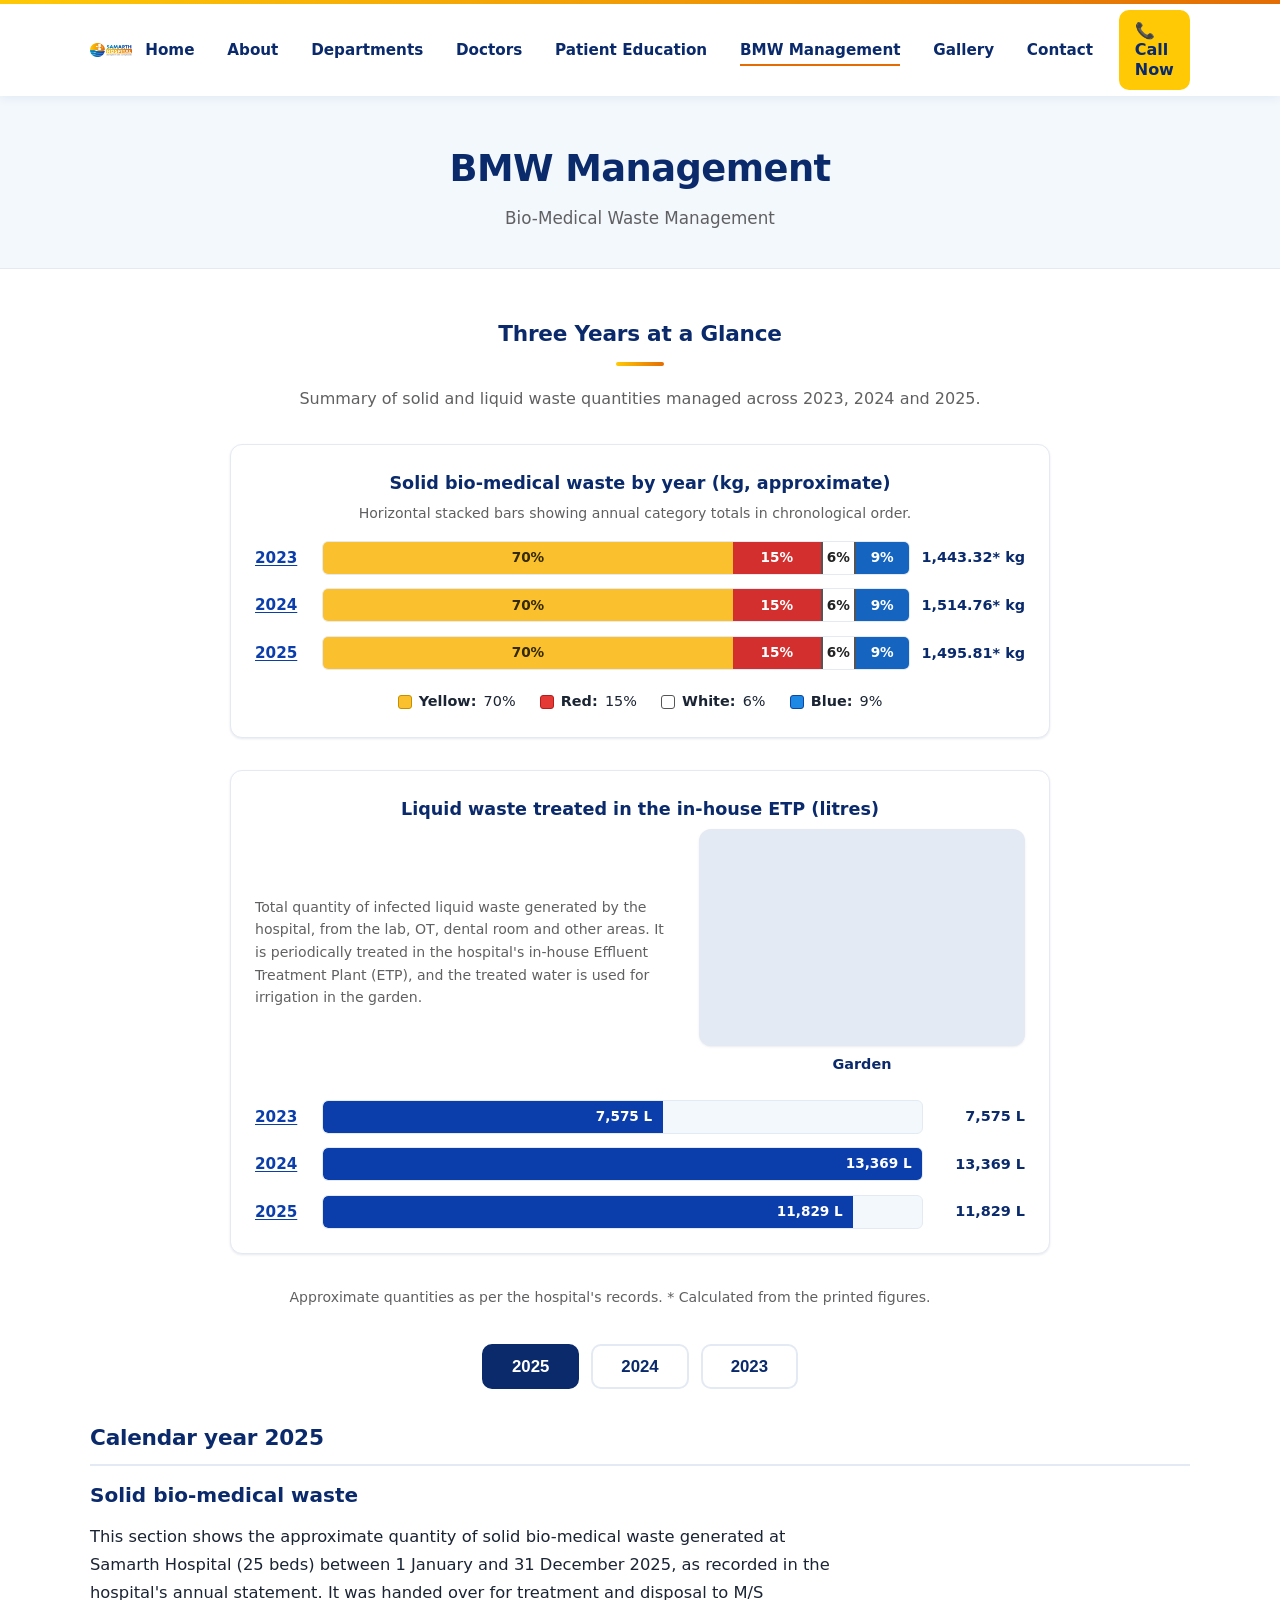
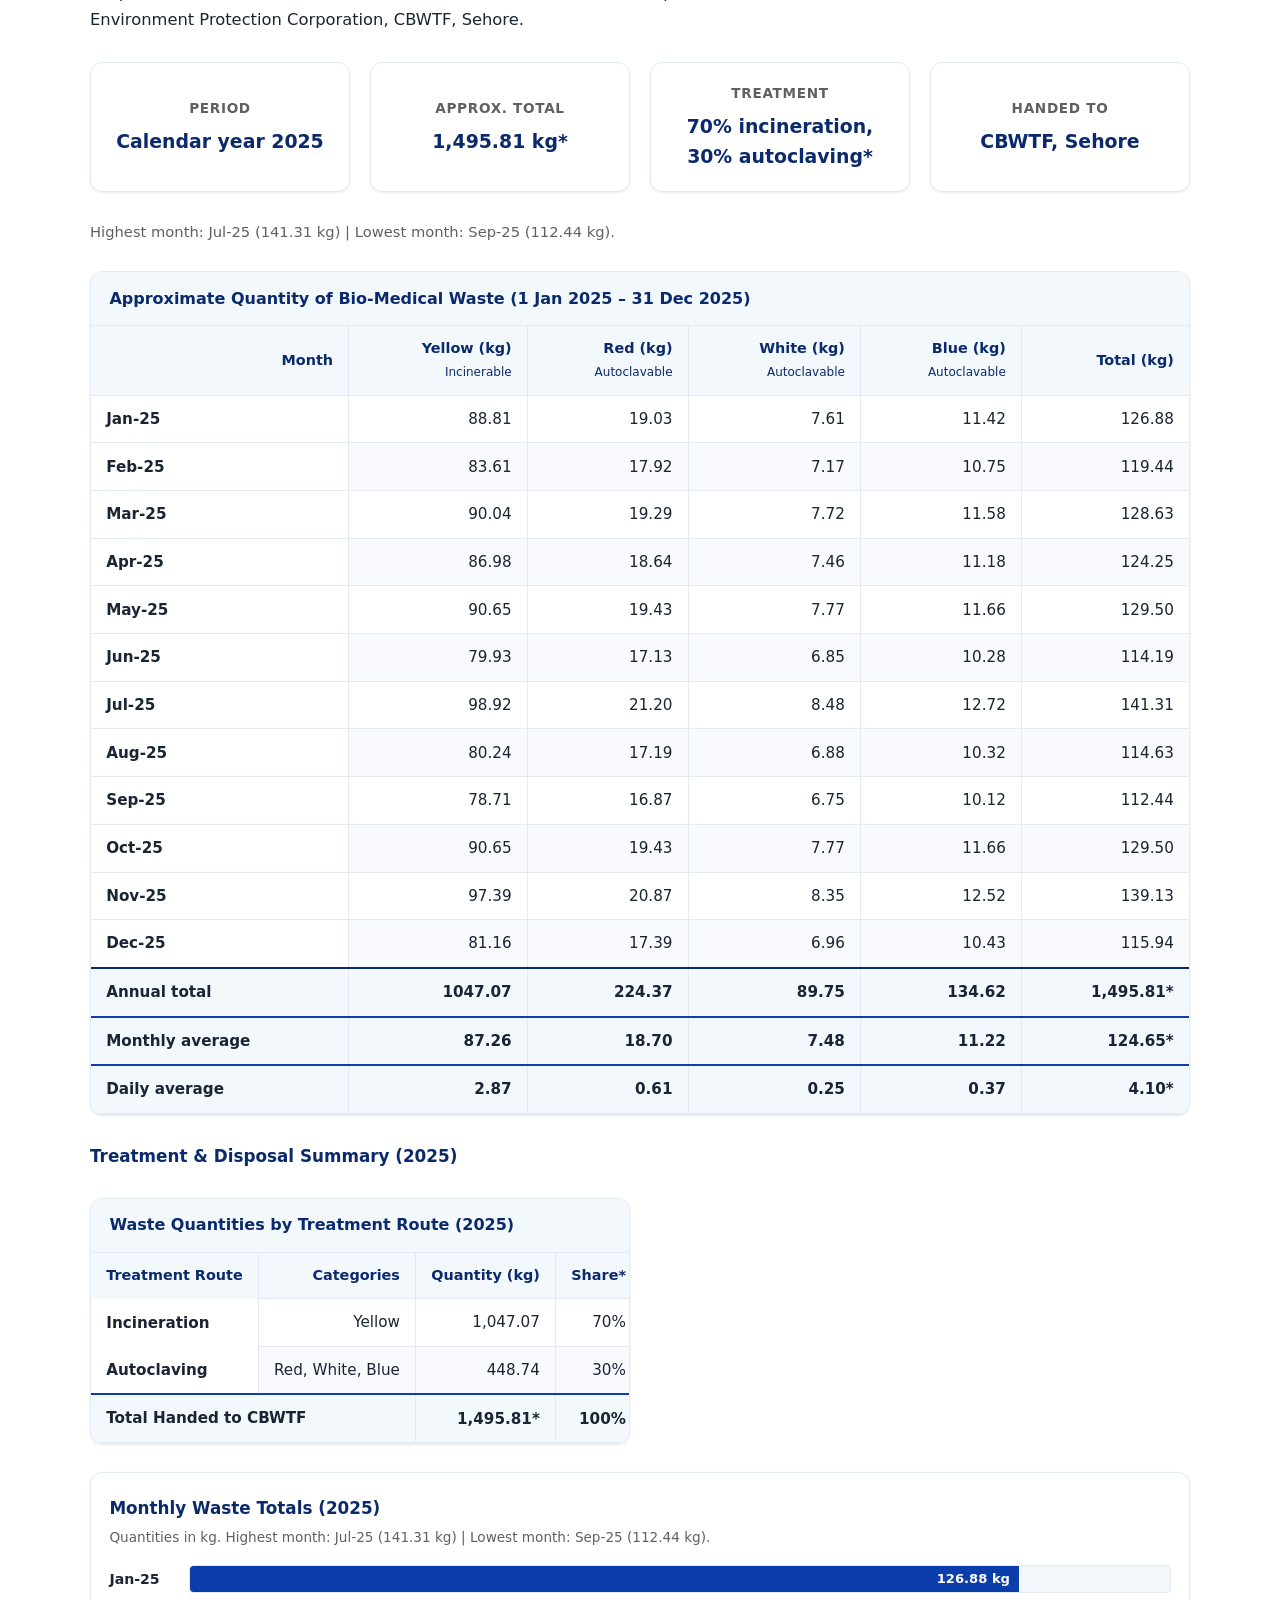
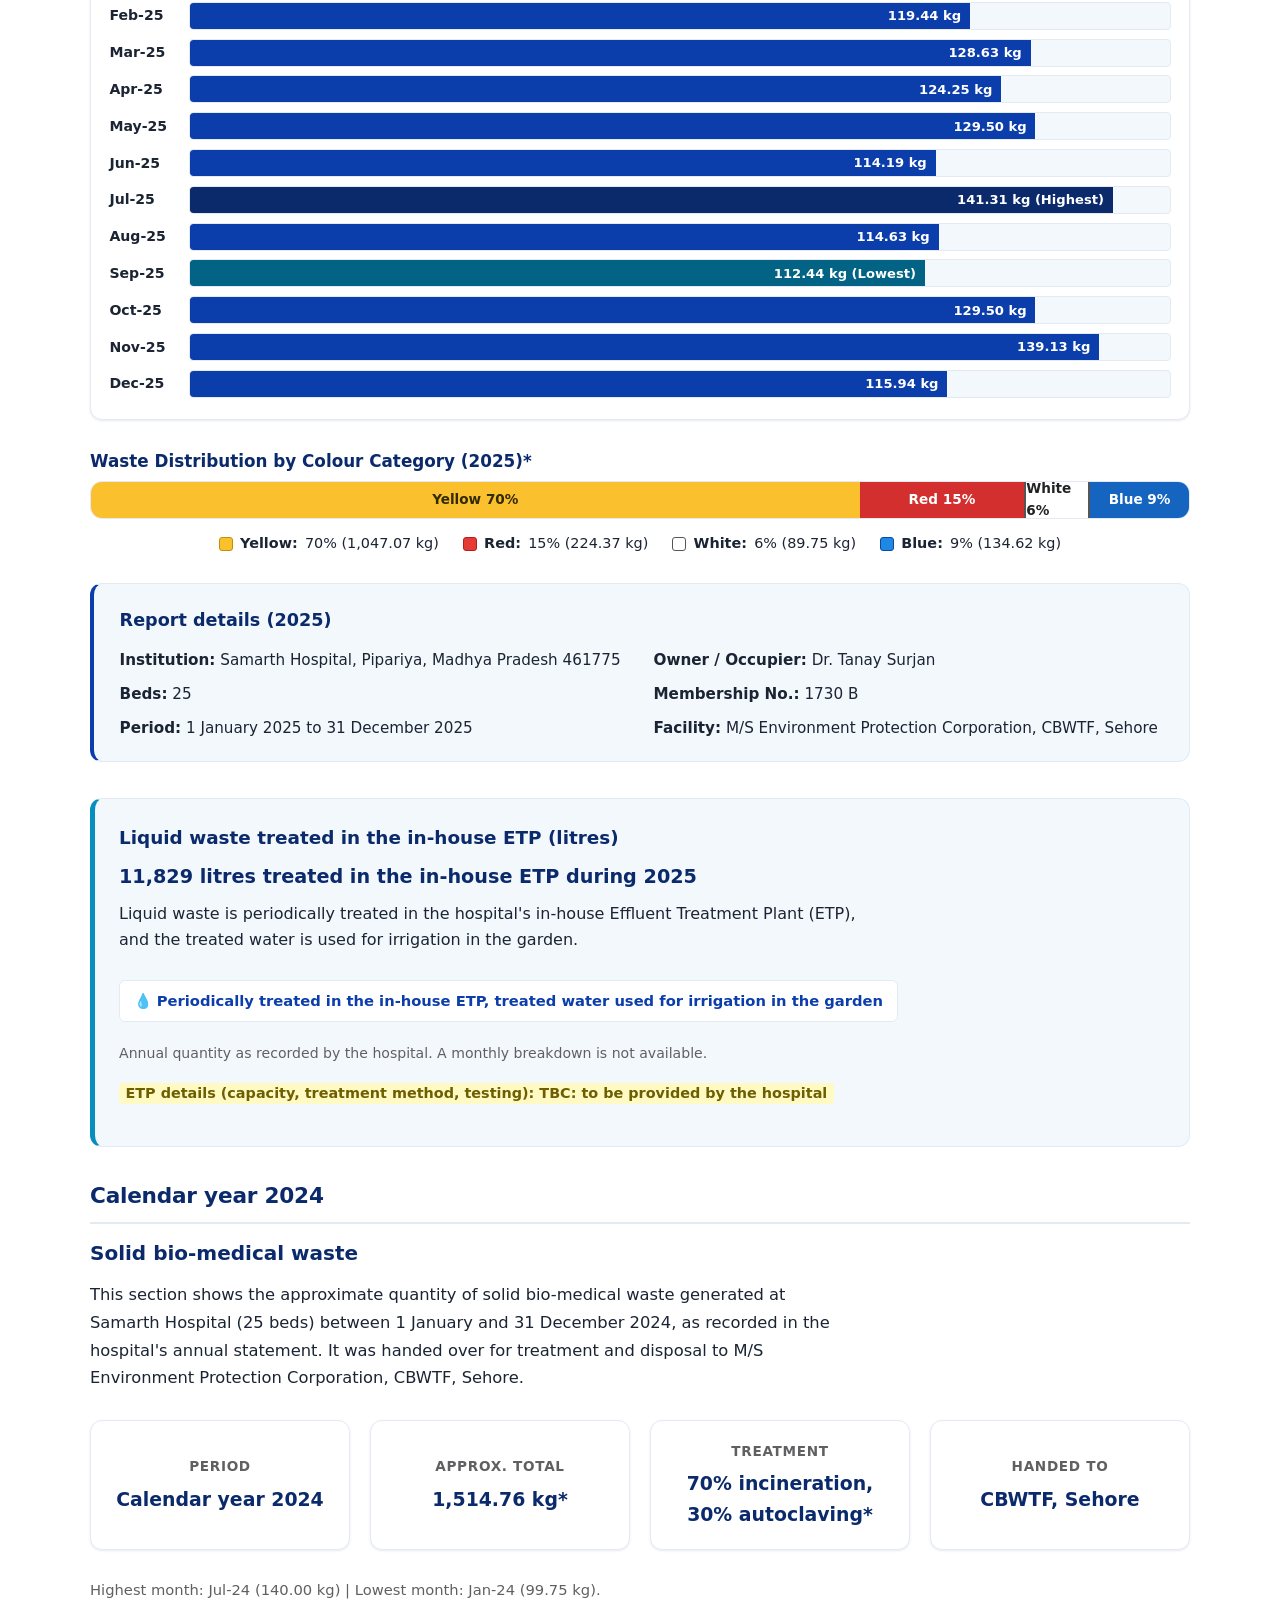
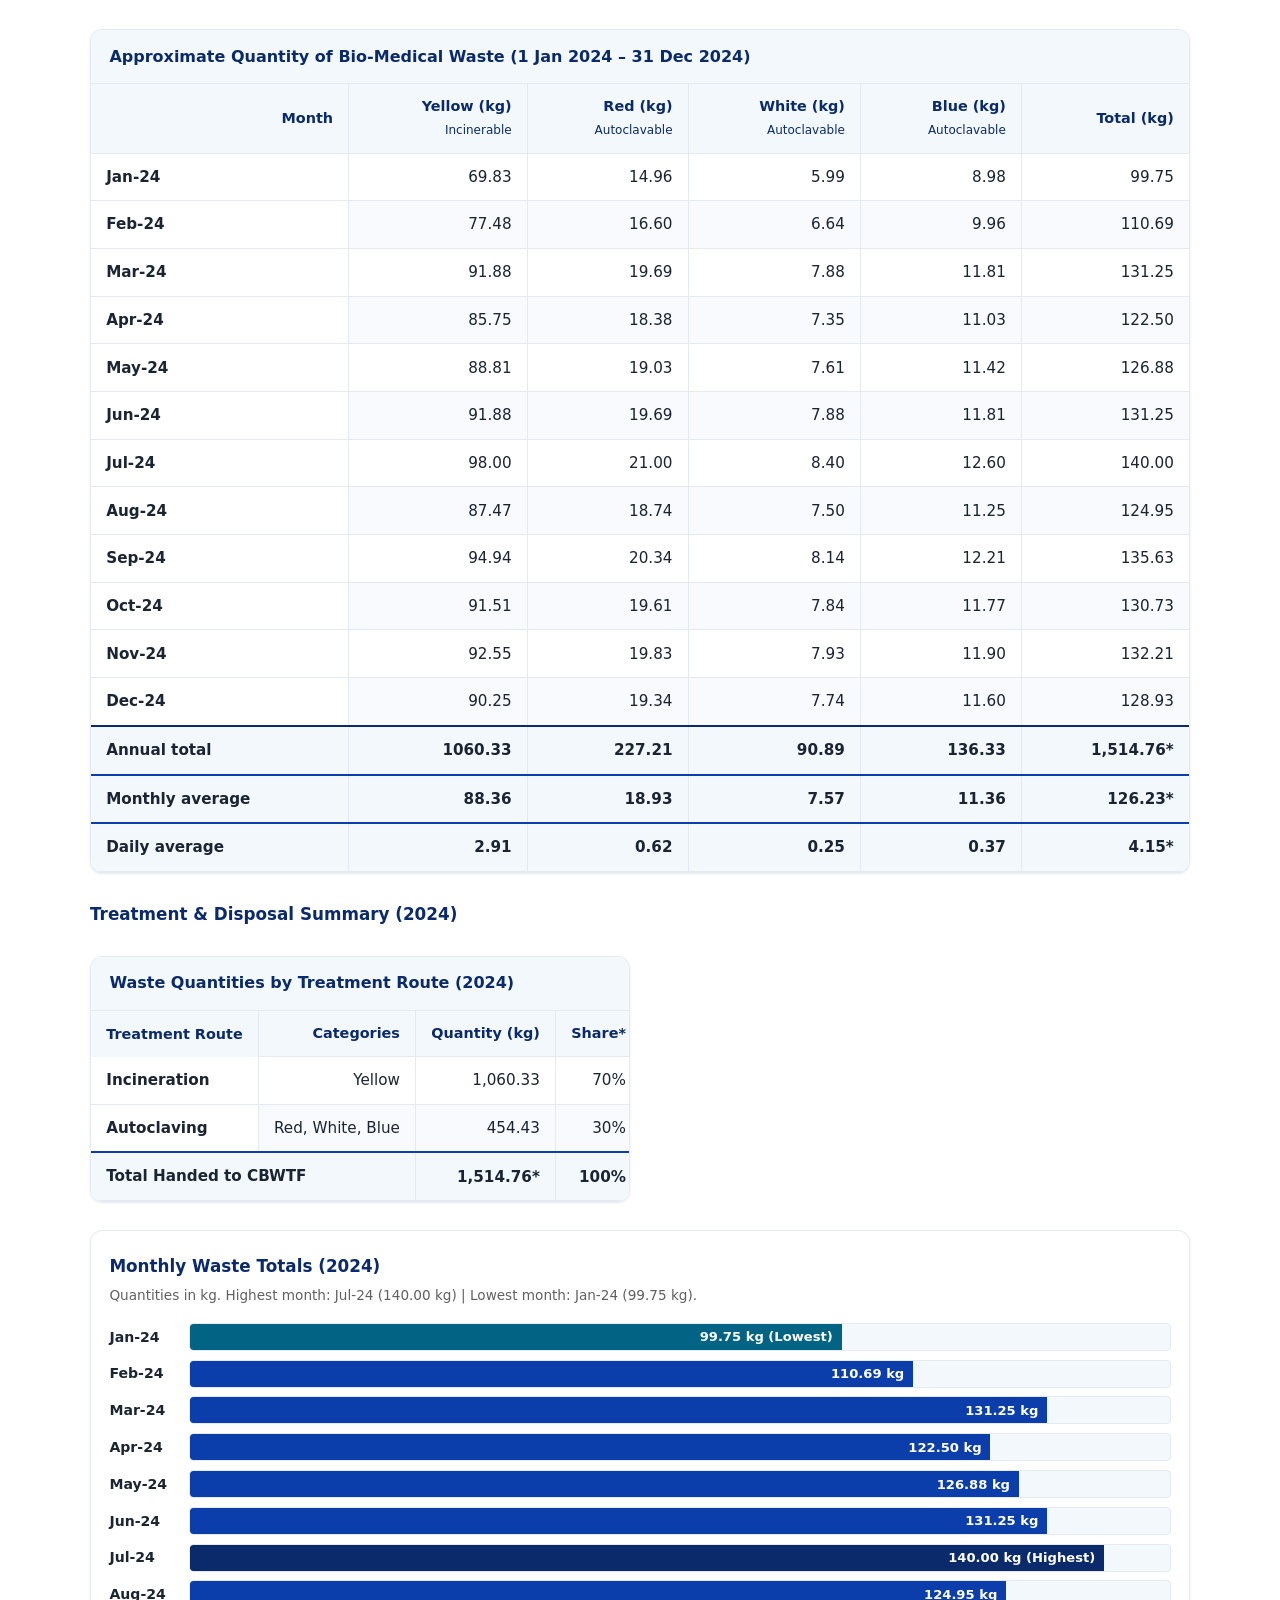
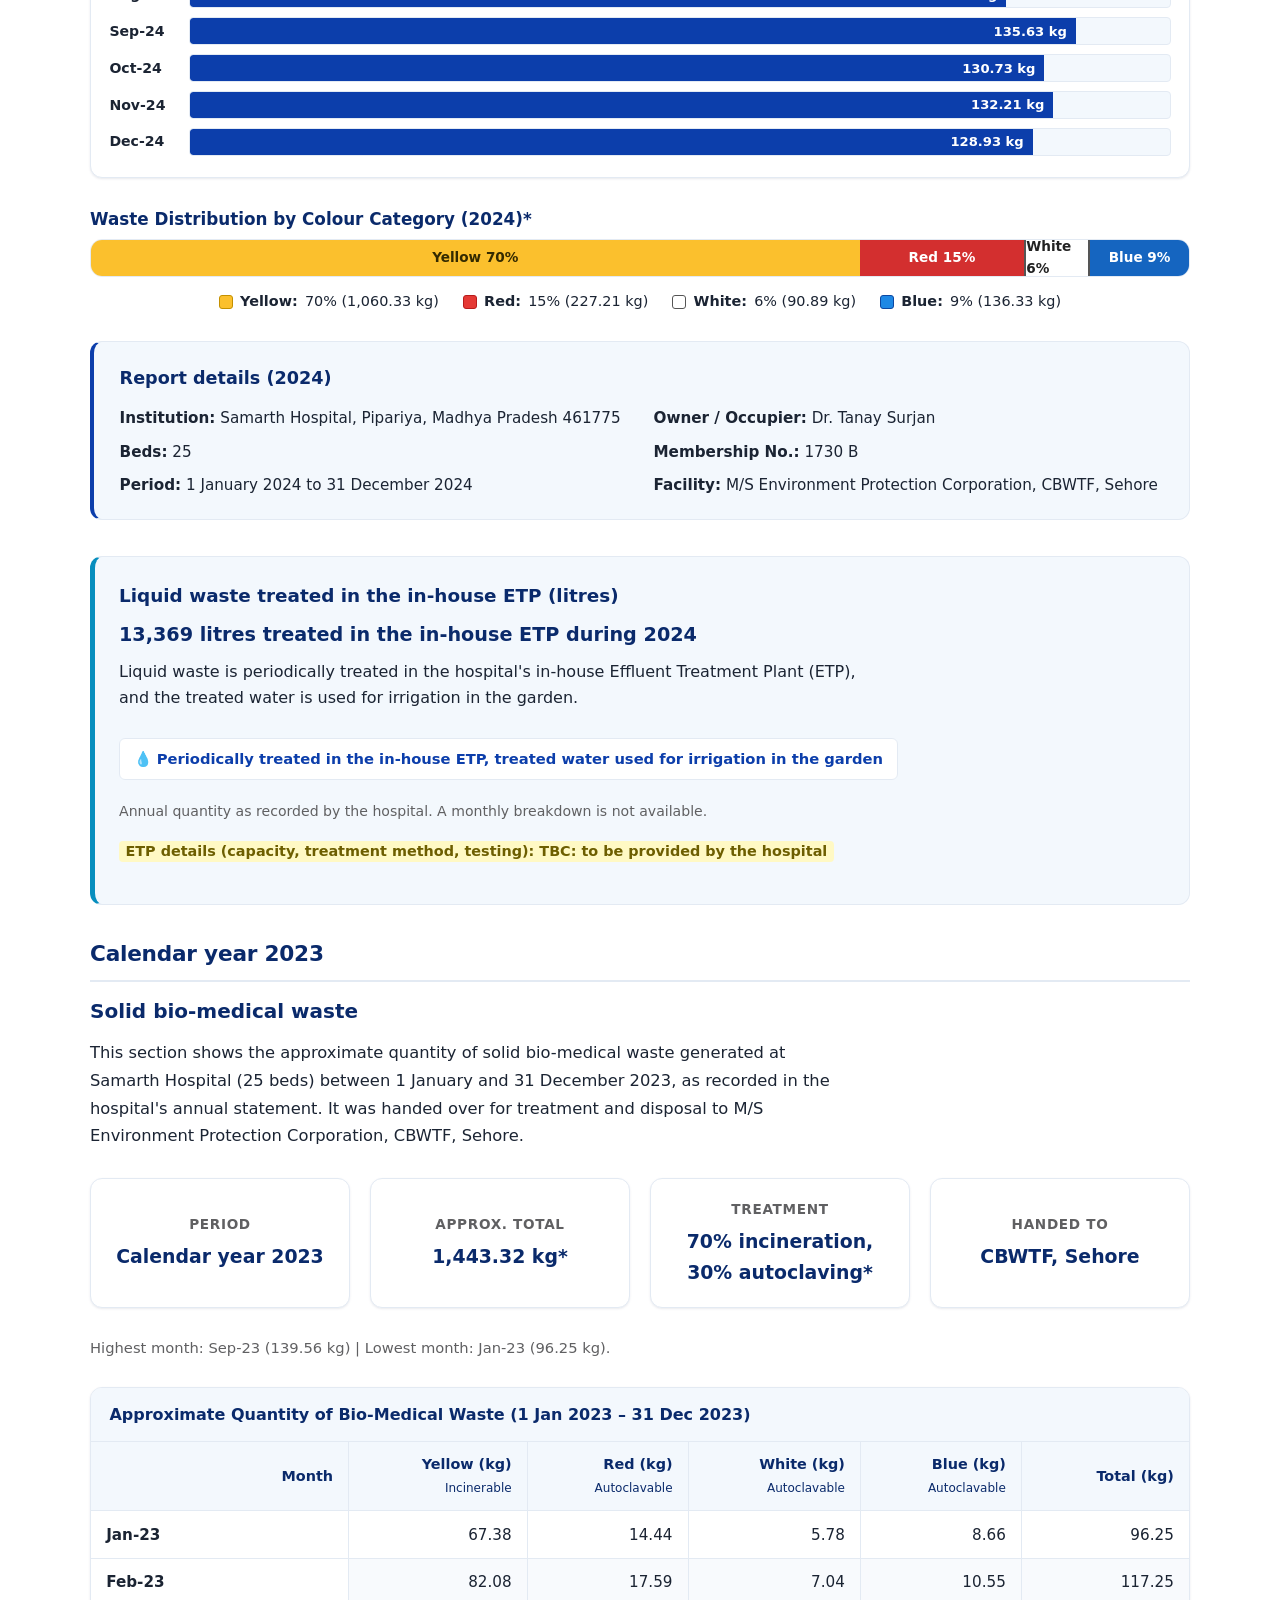
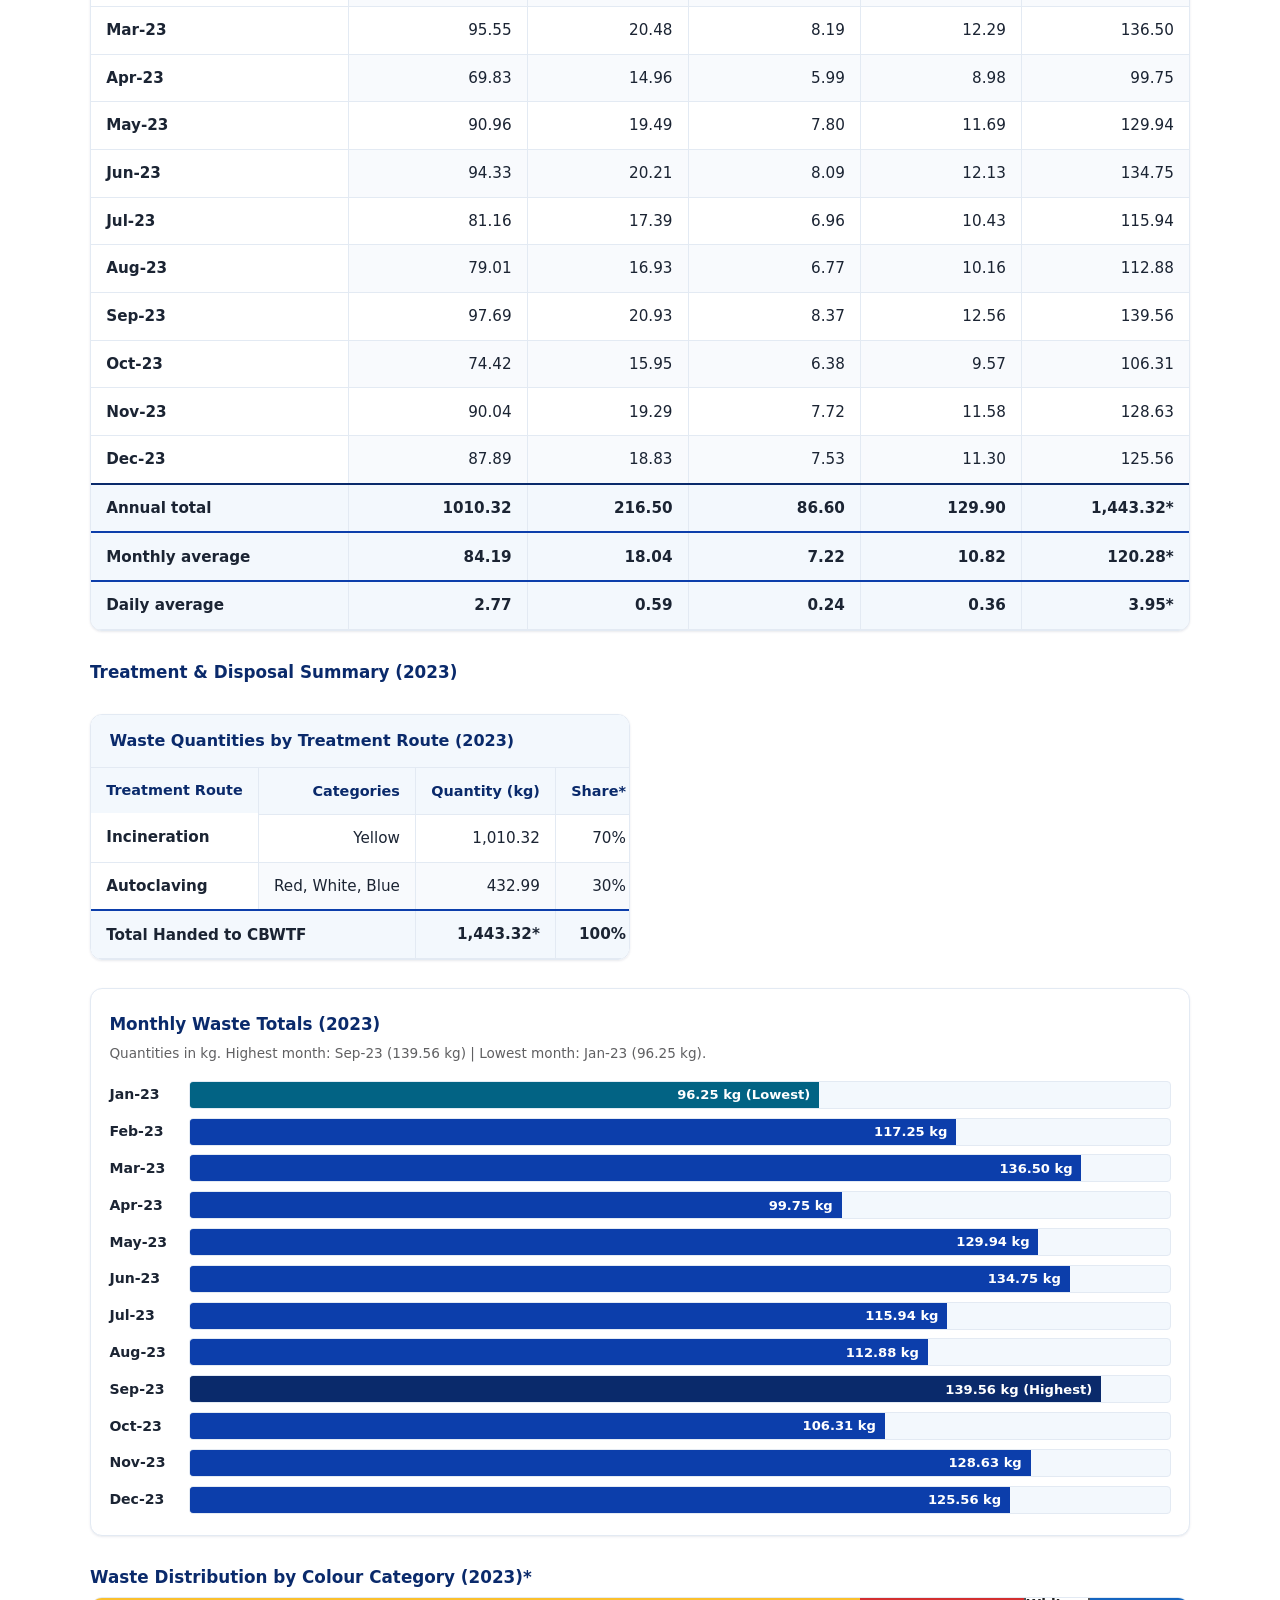
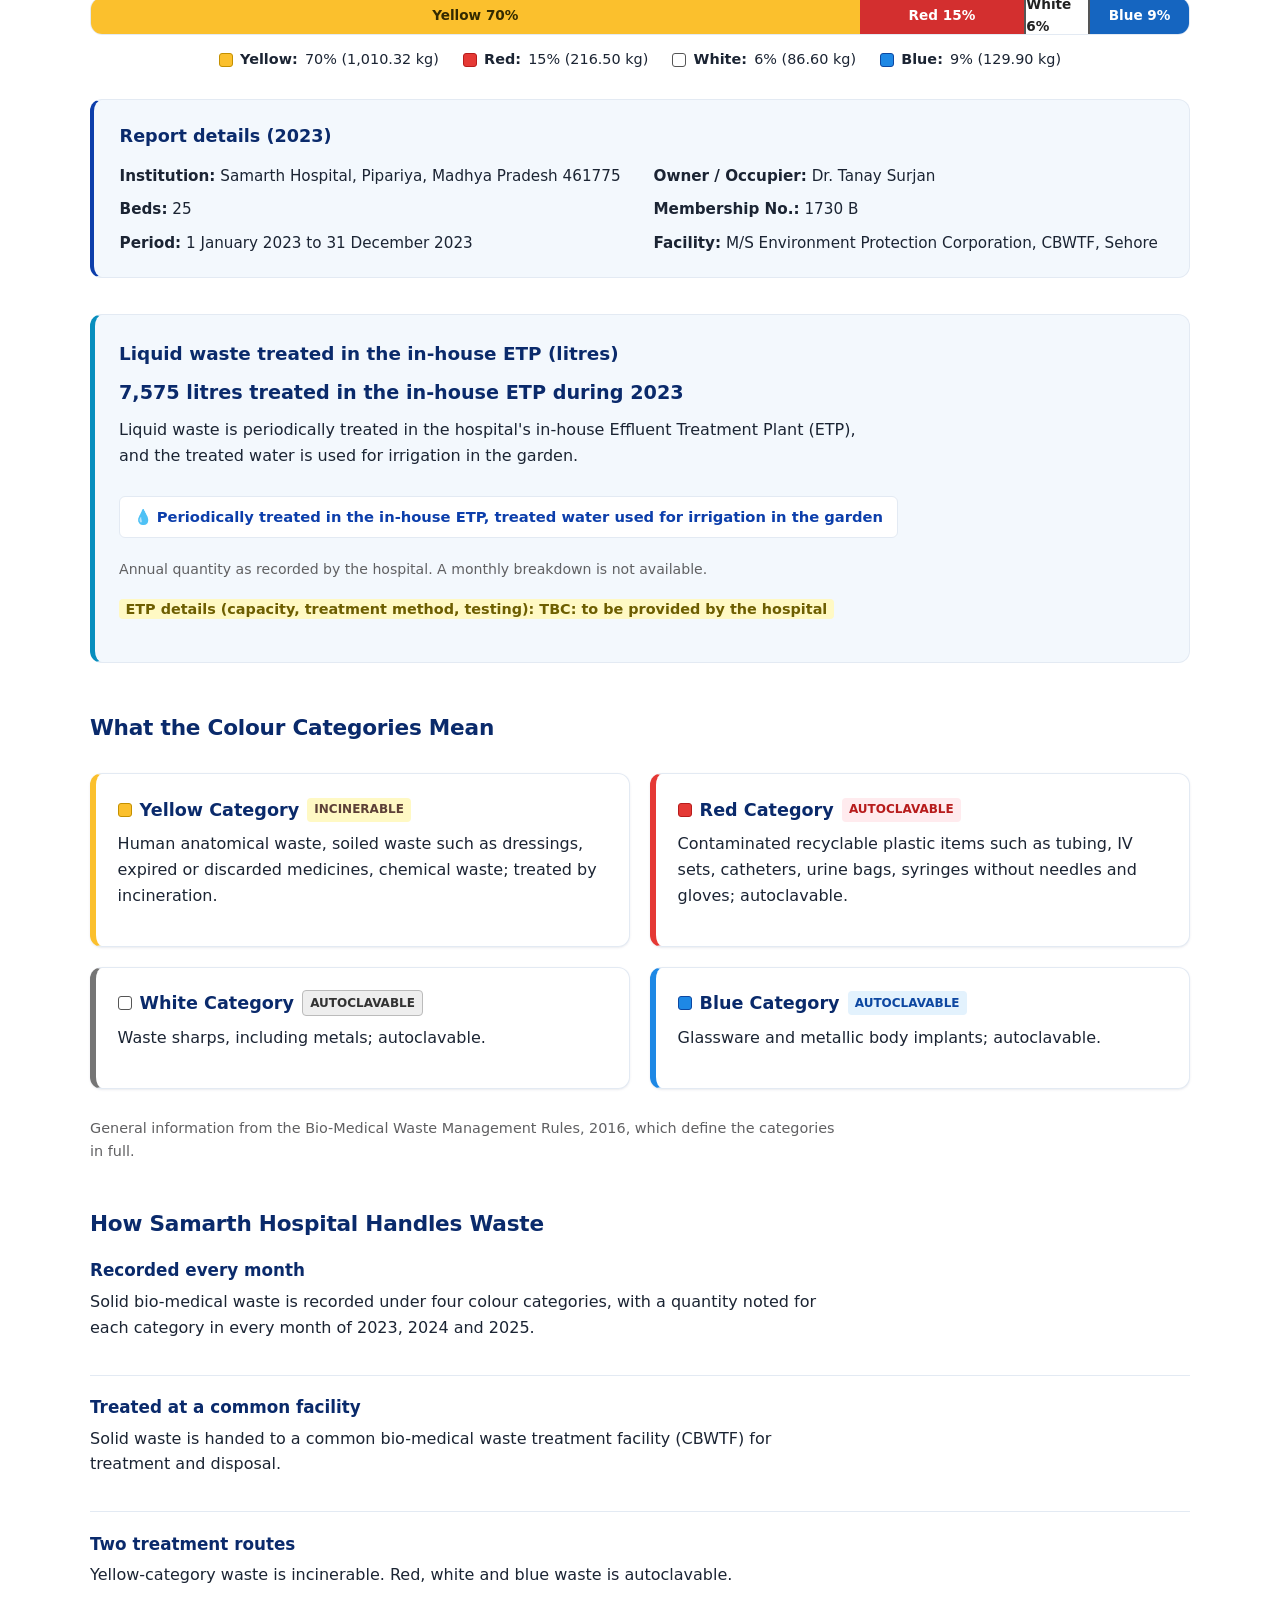
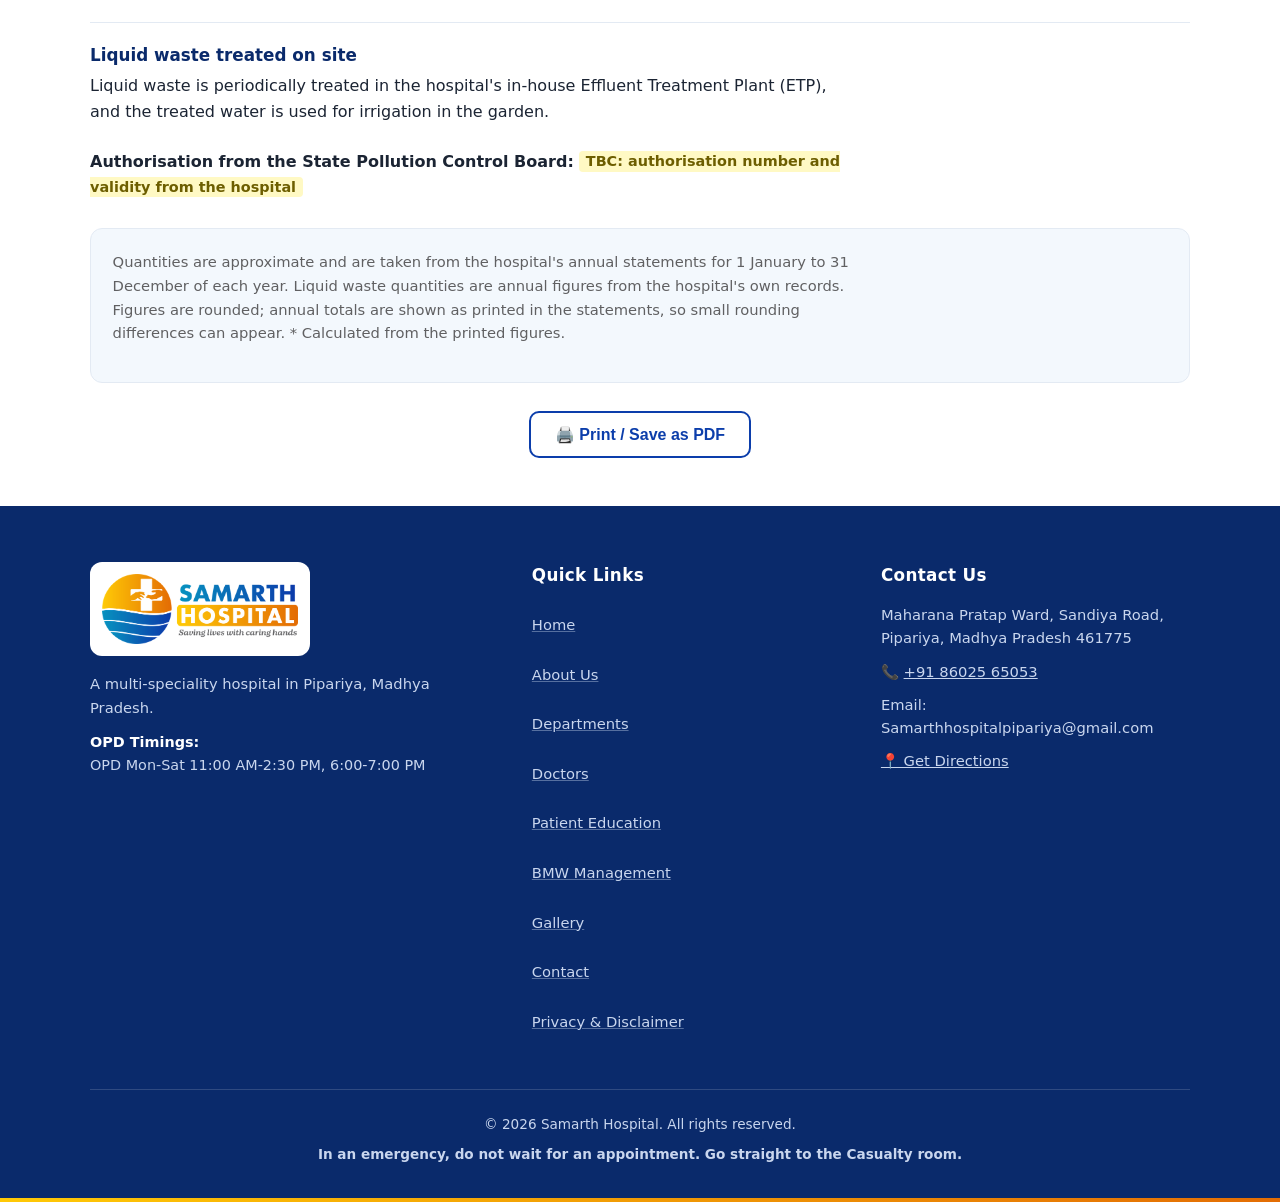
<file: environment.html>
<!DOCTYPE html>
<html lang="en">
<head>
  <meta charset="UTF-8">
  <meta name="viewport" content="width=device-width, initial-scale=1.0">
  <meta name="robots" content="noindex">
  <meta http-equiv="refresh" content="0; url=bmw-management.html">
  <title>BMW Management | Samarth Hospital, Pipariya</title>
  <link rel="canonical" href="bmw-management.html">
  <link rel="stylesheet" href="css/style.css">
</head>
<body>
  <a href="#main" class="skip-link">Skip to main content</a>

  <header class="site-header">
    <div class="container header-inner">
      <a href="index.html" class="brand-link" aria-label="Samarth Hospital Home">
        <img src="assets/images/logo-full.png" alt="Samarth Hospital - Saving lives with caring hands" class="site-logo" width="600" height="213">
      </a>
      <nav class="main-nav" aria-label="Main navigation">
        <a href="index.html">Home</a>
        <a href="about.html">About</a>
        <a href="services.html">Departments</a>
        <a href="doctors.html">Doctors</a>
        <a href="patient-education.html">Patient Education</a>
        <a href="bmw-management.html">BMW Management</a>
        <a href="gallery.html">Gallery</a>
        <a href="contact.html">Contact</a>
      </nav>
      <div class="header-actions">
        <a href="tel:+918602565053" class="btn btn-call btn-sm">📞 Call Now</a>
        <button id="menu-toggle" class="menu-toggle" aria-expanded="false" aria-controls="mobile-nav" aria-label="Toggle navigation menu">☰</button>
      </div>
    </div>
    <nav id="mobile-nav" class="mobile-nav" aria-label="Mobile navigation">
      <a href="index.html">Home</a>
      <a href="about.html">About</a>
      <a href="services.html">Departments</a>
      <a href="doctors.html">Doctors</a>
      <a href="patient-education.html">Patient Education</a>
      <a href="bmw-management.html">BMW Management</a>
      <a href="gallery.html">Gallery</a>
      <a href="contact.html">Contact</a>
      <a href="tel:+918602565053" class="mobile-call-link">📞 Call +91 86025 65053</a>
    </nav>
  </header>

  <main id="main">
    <section class="section">
      <div class="container" style="text-align: center; padding: 4rem 1rem;">
        <p style="font-size: 1.1rem;">
          <a href="bmw-management.html">This page has moved to BMW Management</a>
        </p>
      </div>
    </section>
  </main>

  <footer class="site-footer">
    <div class="container">
      <div class="footer-grid">
        <div>
          <div class="footer-logo-panel">
            <img src="assets/images/logo-full.png" width="600" height="213" alt="Samarth Hospital - Saving lives with caring hands">
          </div>
          <p class="footer-tagline">A multi-speciality hospital in Pipariya, Madhya Pradesh.</p>
          <p class="footer-timing-summary"><strong>OPD Timings:</strong><br>OPD Mon-Sat 11:00 AM-2:30 PM, 6:00-7:00 PM</p>
        </div>
        <div>
          <h2>Quick Links</h2>
          <ul class="footer-nav">
            <li><a href="index.html">Home</a></li>
            <li><a href="about.html">About Us</a></li>
            <li><a href="services.html">Departments</a></li>
            <li><a href="doctors.html">Doctors</a></li>
            <li><a href="patient-education.html">Patient Education</a></li>
            <li><a href="bmw-management.html">BMW Management</a></li>
            <li><a href="gallery.html">Gallery</a></li>
            <li><a href="contact.html">Contact</a></li>
            <li><a href="privacy.html">Privacy &amp; Disclaimer</a></li>
          </ul>
        </div>
        <div>
          <h2>Contact Us</h2>
          <p>
            Maharana Pratap Ward, Sandiya Road,<br>
            Pipariya, Madhya Pradesh 461775
          </p>
          <p style="margin-top:0.6rem;">
            📞 <a href="tel:+918602565053">+91 86025 65053</a>
          </p>
          <p style="margin-top:0.6rem;">
            Email: Samarthhospitalpipariya@gmail.com
          </p>
          <p style="margin-top:0.6rem;">
            <a href="https://www.google.com/maps/dir/?api=1&amp;destination=22.762863,78.354927"
               target="_blank" rel="noopener noreferrer">
              📍 Get Directions
            </a>
          </p>
        </div>
      </div>
      <div class="footer-bottom">
        <p>&copy; 2026 Samarth Hospital. All rights reserved.</p>
        <p class="footer-emergency">
          In an emergency, do not wait for an appointment. Go straight to the Casualty room.
        </p>
      </div>
    </div>
    <div class="footer-strip" aria-hidden="true"></div>
  </footer>

  <script src="js/main.js"></script>
</body>
</html>
</file>
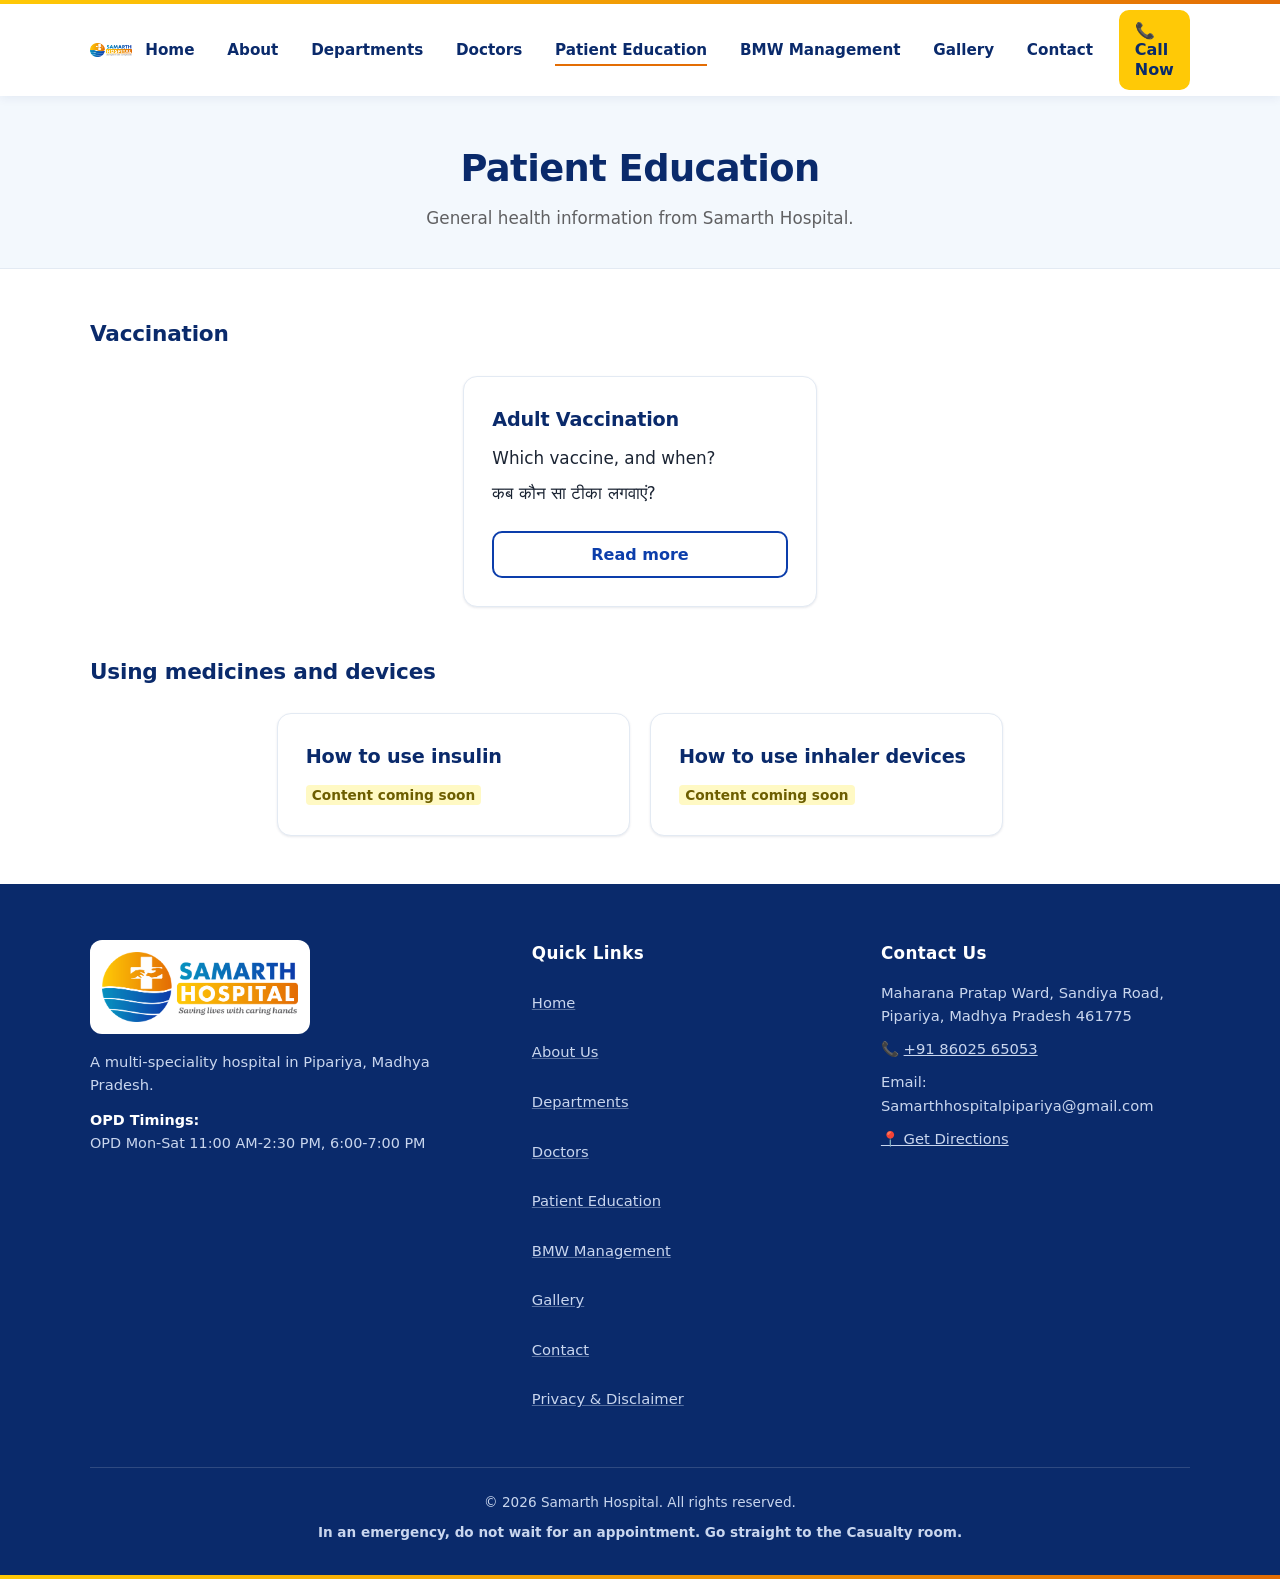
<file: patient-education.html>
<!DOCTYPE html>
<html lang="en">
<head>
  <meta charset="UTF-8">
  <meta name="viewport" content="width=device-width, initial-scale=1.0">
  <meta name="robots" content="noindex">
  <meta name="theme-color" content="#0C3EAB">
  <title>Patient Education | Samarth Hospital, Pipariya</title>
  <meta name="description" content="General health information from Samarth Hospital, Pipariya.">
  <link rel="canonical" href="https://samarth-hospital.com/patient-education.html">

  <!-- Favicons (relative paths) -->
  <link rel="icon" type="image/x-icon" href="assets/images/favicon.ico">
  <link rel="icon" type="image/png" sizes="32x32" href="assets/images/favicon-32.png">
  <link rel="apple-touch-icon" sizes="180x180" href="assets/images/apple-touch-icon.png">

  <!-- Open Graph / Social sharing -->
  <meta property="og:type" content="website">
  <meta property="og:site_name" content="Samarth Hospital">
  <meta property="og:title" content="Patient Education | Samarth Hospital, Pipariya">
  <meta property="og:description" content="General health information from Samarth Hospital, Pipariya.">
  <meta property="og:url" content="https://samarth-hospital.com/patient-education.html">
  <meta property="og:image" content="https://samarth-hospital.com/assets/images/og-share.png">
  <meta property="og:image:width" content="1200">
  <meta property="og:image:height" content="630">
  <meta property="og:image:alt" content="Samarth Hospital">
  <meta property="og:locale" content="en_IN">
  <meta name="twitter:card" content="summary_large_image">

  <!-- Stylesheet (relative path) -->
  <link rel="stylesheet" href="css/style.css">
</head>
<body>

  <!-- Skip link for keyboard / screen-reader users -->
  <a href="#main" class="skip-link">Skip to main content</a>

  <!-- ============================================================
       HEADER — repeated on every page (update all pages together)
       ============================================================ -->
  <header class="site-header">
    <div class="container header-inner">

      <!-- Logo -->
      <a href="index.html" class="site-logo" aria-label="Samarth Hospital — Home">
        <img src="assets/images/logo-full.png" width="600" height="213" alt="Samarth Hospital - Saving lives with caring hands">
      </a>

      <!-- Desktop navigation -->
      <nav class="main-nav" aria-label="Main navigation">
        <a href="index.html">Home</a>
        <a href="about.html">About</a>
        <a href="services.html">Departments</a>
        <a href="doctors.html">Doctors</a>
        <a href="patient-education.html" aria-current="page">Patient Education</a>
        <a href="bmw-management.html">BMW Management</a>
        <a href="gallery.html">Gallery</a>
        <a href="contact.html">Contact</a>
      </nav>

      <!-- Call button (desktop only, hidden on mobile) -->
      <a href="tel:+918602565053" class="btn btn-call header-call-btn">
        📞 Call Now
      </a>

      <!-- Hamburger menu button (mobile only) -->
      <button id="menu-toggle" class="menu-toggle" aria-label="Open menu" aria-expanded="false" aria-controls="mobile-nav">
        <svg viewBox="0 0 24 24" fill="none" stroke="currentColor" stroke-width="2" stroke-linecap="round">
          <line x1="3" y1="6" x2="21" y2="6"/>
          <line x1="3" y1="12" x2="21" y2="12"/>
          <line x1="3" y1="18" x2="21" y2="18"/>
        </svg>
      </button>
    </div>

    <!-- Mobile navigation (toggled by JS) -->
    <nav id="mobile-nav" class="mobile-nav" aria-label="Mobile navigation">
      <a href="index.html">Home</a>
      <a href="about.html">About</a>
      <a href="services.html">Departments</a>
      <a href="doctors.html">Doctors</a>
      <a href="patient-education.html" aria-current="page">Patient Education</a>
      <a href="bmw-management.html">BMW Management</a>
      <a href="gallery.html">Gallery</a>
      <a href="contact.html">Contact</a>
      <a href="tel:+918602565053" class="mobile-call-link">📞 Call +91 86025 65053</a>
    </nav>
  </header>

  <!-- ============================================================
       MAIN CONTENT
       ============================================================ -->
  <main id="main">
    <section class="page-header">
      <div class="container">
        <h1>Patient Education</h1>
        <p class="page-subtitle">General health information from Samarth Hospital.</p>
      </div>
    </section>

    <section class="page-content section">
      <div class="container">

        <!-- Vaccination -->
        <section aria-labelledby="vaccination-heading">
          <h2 id="vaccination-heading">Vaccination</h2>
          <div class="card-grid" style="margin-top:1.5rem;">
            <!-- Adult Vaccination Card -->
            <div class="card" style="display:flex; flex-direction:column;">
              <h3 style="color:var(--navy-deep); margin-top:0;">Adult Vaccination</h3>
              <p style="font-size:1.05rem; color:var(--ink); margin-bottom:0.5rem;">Which vaccine, and when?</p>
              <p lang="hi" class="hindi-text" style="color:var(--ink); font-size:1.05rem; margin-top:0; margin-bottom:1.5rem;">कब कौन सा टीका लगवाएं?</p>
              <p style="margin-top:auto; margin-bottom:0;">
                <a href="education-adult-vaccination.html" class="btn btn-outline dept-call-btn">Read more</a>
              </p>
            </div>
          </div>
        </section>

        <!-- Using medicines and devices (TBC Block) -->
        <div class="tbc-block" style="margin-top:3rem;">
          <section aria-labelledby="medicines-devices-heading">
            <h2 id="medicines-devices-heading">Using medicines and devices</h2>
            <div class="card-grid" style="margin-top:1.5rem;">
              <!-- How to use insulin -->
              <div class="card" style="display:flex; flex-direction:column;">
                <h3 style="color:var(--navy-deep); margin-top:0;">How to use insulin</h3>
                <p style="margin-top:auto; margin-bottom:0;"><span class="tbc">Content coming soon</span></p>
              </div>

              <!-- How to use inhaler devices -->
              <div class="card" style="display:flex; flex-direction:column;">
                <h3 style="color:var(--navy-deep); margin-top:0;">How to use inhaler devices</h3>
                <p style="margin-top:auto; margin-bottom:0;"><span class="tbc">Content coming soon</span></p>
              </div>
            </div>
          </section>
        </div>

      </div>
    </section>
  </main>

  <!-- ============================================================
       FOOTER — repeated on every page
       ============================================================ -->
  <footer class="site-footer">
    <div class="container">
      <div class="footer-grid">

        <!-- Column 1: Logo & About -->
        <div>
          <div class="footer-logo-panel">
            <img src="assets/images/logo-full.png" width="600" height="213" alt="Samarth Hospital - Saving lives with caring hands">
          </div>
          <p class="footer-tagline">A multi-speciality hospital in Pipariya, Madhya Pradesh.</p>
          <p class="footer-timing-summary"><strong>OPD Timings:</strong><br>OPD Mon-Sat 11:00 AM-2:30 PM, 6:00-7:00 PM</p>
        </div>

        <!-- Column 2: Quick links -->
        <div>
          <h2>Quick Links</h2>
          <ul class="footer-nav">
            <li><a href="index.html">Home</a></li>
            <li><a href="about.html">About Us</a></li>
            <li><a href="services.html">Departments</a></li>
            <li><a href="doctors.html">Doctors</a></li>
            <li><a href="patient-education.html">Patient Education</a></li>
            <li><a href="bmw-management.html">BMW Management</a></li>
            <li><a href="gallery.html">Gallery</a></li>
            <li><a href="contact.html">Contact</a></li>
            <li><a href="privacy.html">Privacy &amp; Disclaimer</a></li>
          </ul>
        </div>

        <!-- Column 3: Contact & Emergency -->
        <div>
          <h2>Contact Us</h2>
          <p>
            Maharana Pratap Ward, Sandiya Road,<br>
            Pipariya, Madhya Pradesh 461775
          </p>
          <p style="margin-top:0.6rem;">
            📞 <a href="tel:+918602565053">+91 86025 65053</a>
          </p>
          <p style="margin-top:0.6rem;">
            Email: Samarthhospitalpipariya@gmail.com
          </p>
          <p style="margin-top:0.6rem;">
            <a href="https://www.google.com/maps/dir/?api=1&amp;destination=22.762863,78.354927"
               target="_blank" rel="noopener noreferrer">
              📍 Get Directions
            </a>
          </p>
        </div>

      </div>

      <div class="footer-bottom">
        <p>&copy; 2026 Samarth Hospital. All rights reserved.</p>
        <p class="footer-emergency">
          In an emergency, do not wait for an appointment. Go straight to the Casualty room.
        </p>
      </div>
    </div>
    <!-- Thin bottom gradient strip -->
    <div class="footer-strip" aria-hidden="true"></div>
  </footer>

  <!-- ============================================================
       STICKY MOBILE CALL BAR — visible on phones, hidden on desktop
       ============================================================ -->
  <div class="call-bar" role="complementary" aria-label="Call hospital">
    <div class="call-bar-inner">
      <span class="call-bar-label">Call Samarth Hospital</span>
      <a href="tel:+918602565053" class="btn btn-call btn-call-sm">Call now</a>
    </div>
  </div>

  <!-- JavaScript (relative path) -->
  <script src="js/main.js"></script>
</body>
</html>
</file>
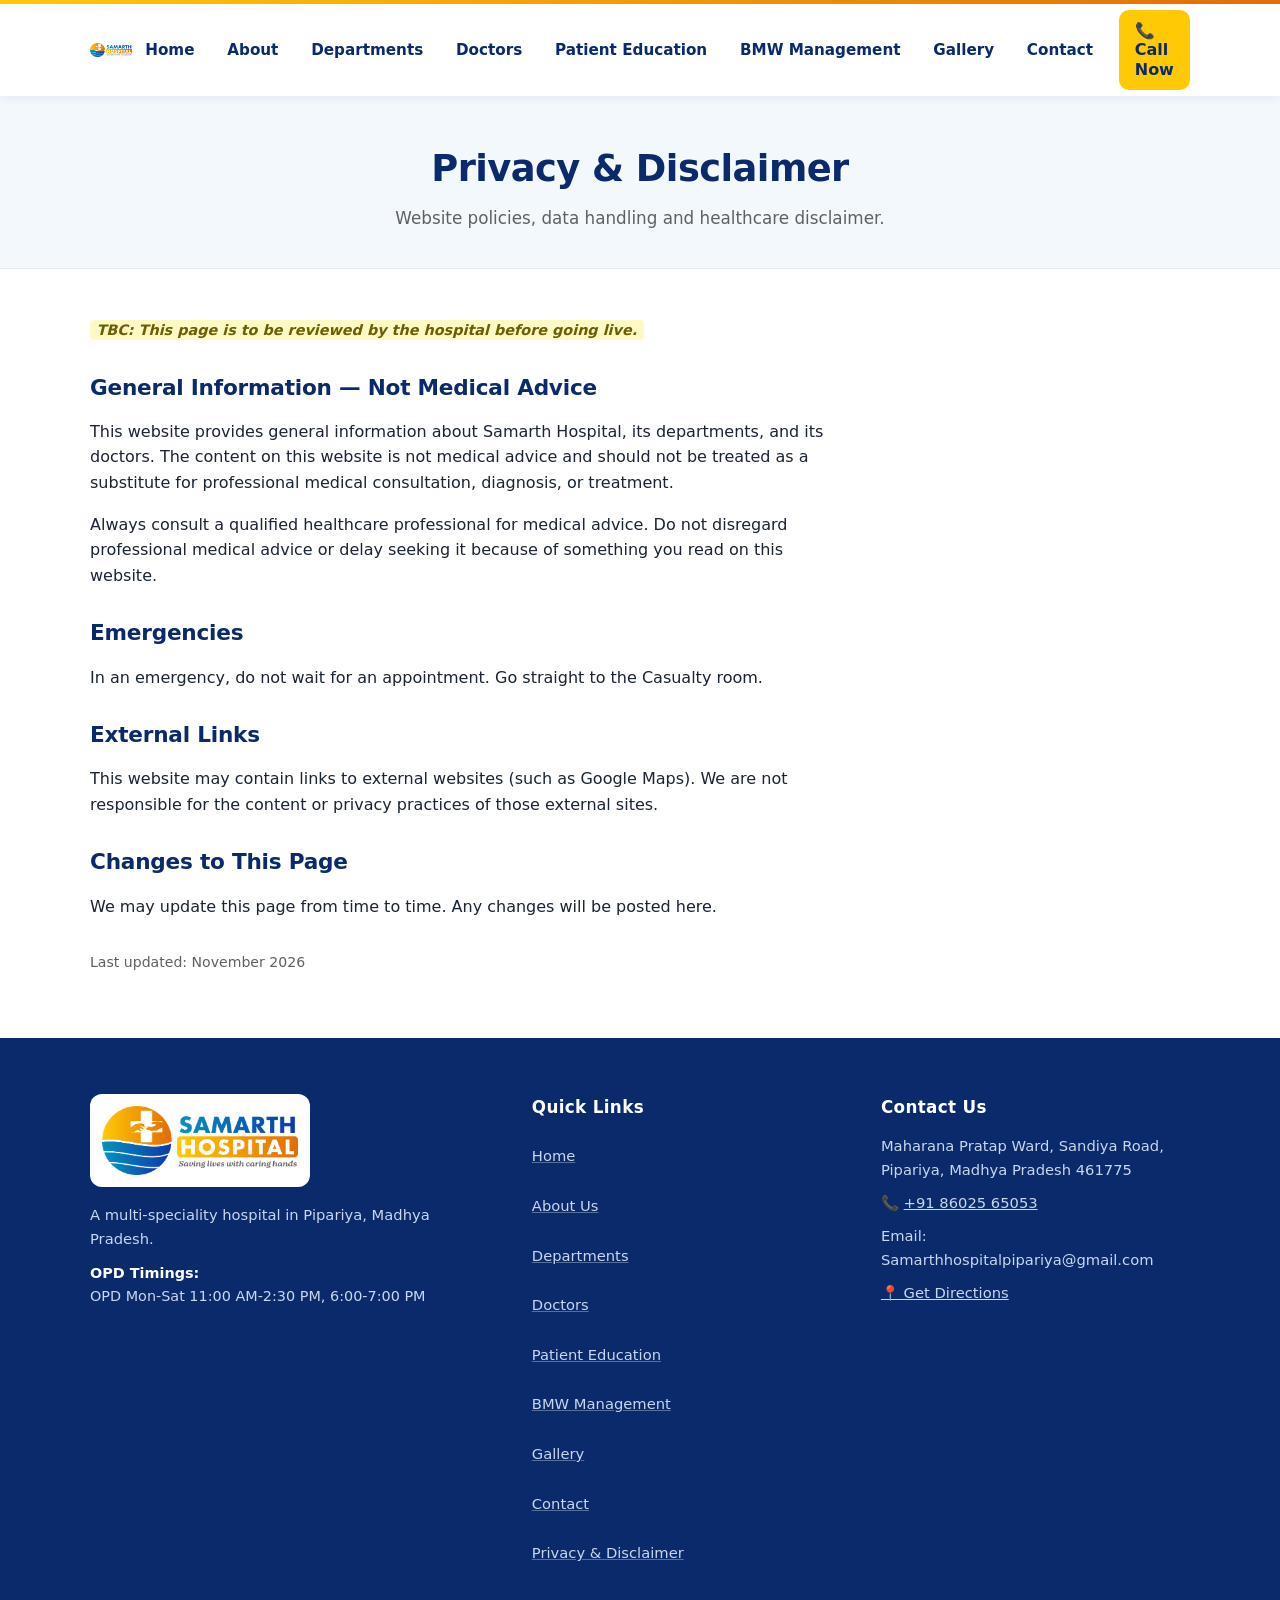
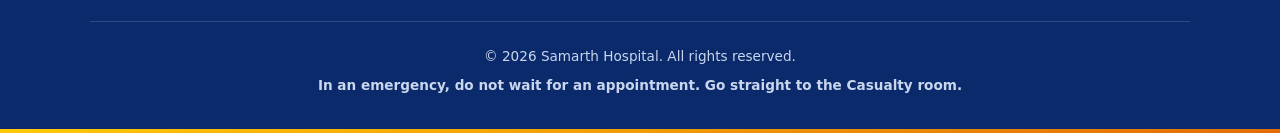
<file: privacy.html>
<!DOCTYPE html>
<html lang="en">
<head>
  <meta charset="UTF-8">
  <meta name="viewport" content="width=device-width, initial-scale=1.0">
  <meta name="robots" content="noindex">
  <meta name="theme-color" content="#0C3EAB">
  <title>Privacy &amp; Disclaimer — Samarth Hospital, Pipariya</title>
  <meta name="description" content="Privacy policy and general information disclaimer for the Samarth Hospital website.">
  <link rel="canonical" href="https://samarth-hospital.com/privacy.html">

  <!-- Favicons (relative paths) -->
  <link rel="icon" type="image/x-icon" href="assets/images/favicon.ico">
  <link rel="icon" type="image/png" sizes="32x32" href="assets/images/favicon-32.png">
  <link rel="apple-touch-icon" sizes="180x180" href="assets/images/apple-touch-icon.png">

  <!-- Open Graph / Social sharing -->
  <meta property="og:type" content="website">
  <meta property="og:site_name" content="Samarth Hospital">
  <meta property="og:title" content="Privacy &amp; Disclaimer — Samarth Hospital, Pipariya">
  <meta property="og:description" content="Privacy policy and general information disclaimer for the Samarth Hospital website.">
  <meta property="og:url" content="https://samarth-hospital.com/privacy.html">
  <meta property="og:image" content="https://samarth-hospital.com/assets/images/og-share.png">
  <meta property="og:image:width" content="1200">
  <meta property="og:image:height" content="630">
  <meta property="og:image:alt" content="Samarth Hospital">
  <meta property="og:locale" content="en_IN">
  <meta name="twitter:card" content="summary_large_image">

  <!-- Stylesheet (relative path) -->
  <link rel="stylesheet" href="css/style.css">
</head>
<body>

  <!-- Skip link for keyboard / screen-reader users -->
  <a href="#main" class="skip-link">Skip to main content</a>

  <!-- ============================================================
       HEADER — repeated on every page
       ============================================================ -->
  <header class="site-header">
    <div class="container header-inner">

      <!-- Logo -->
      <a href="index.html" class="site-logo" aria-label="Samarth Hospital — Home">
        <img src="assets/images/logo-full.png" width="600" height="213" alt="Samarth Hospital - Saving lives with caring hands">
      </a>

      <!-- Desktop navigation -->
      <nav class="main-nav" aria-label="Main navigation">
        <a href="index.html">Home</a>
        <a href="about.html">About</a>
        <a href="services.html">Departments</a>
        <a href="doctors.html">Doctors</a>
        <a href="patient-education.html">Patient Education</a>
        <a href="bmw-management.html">BMW Management</a>
        <a href="gallery.html">Gallery</a>
        <a href="contact.html">Contact</a>
      </nav>

      <!-- Call button (desktop only, hidden on mobile) -->
      <a href="tel:+918602565053" class="btn btn-call header-call-btn">
        📞 Call Now
      </a>

      <!-- Hamburger menu button (mobile only) -->
      <button id="menu-toggle" class="menu-toggle" aria-label="Open menu" aria-expanded="false" aria-controls="mobile-nav">
        <svg viewBox="0 0 24 24" fill="none" stroke="currentColor" stroke-width="2" stroke-linecap="round">
          <line x1="3" y1="6" x2="21" y2="6"/>
          <line x1="3" y1="12" x2="21" y2="12"/>
          <line x1="3" y1="18" x2="21" y2="18"/>
        </svg>
      </button>
    </div>

    <!-- Mobile navigation (toggled by JS) -->
    <nav id="mobile-nav" class="mobile-nav" aria-label="Mobile navigation">
      <a href="index.html">Home</a>
      <a href="about.html">About</a>
      <a href="services.html">Departments</a>
      <a href="doctors.html">Doctors</a>
      <a href="patient-education.html">Patient Education</a>
      <a href="bmw-management.html">BMW Management</a>
      <a href="gallery.html">Gallery</a>
      <a href="contact.html">Contact</a>
      <a href="tel:+918602565053" class="mobile-call-link">📞 Call +91 86025 65053</a>
    </nav>
  </header>

  <!-- ============================================================
       MAIN CONTENT
       ============================================================ -->
  <main id="main">
    <section class="page-header">
      <div class="container">
        <h1>Privacy &amp; Disclaimer</h1>
        <p class="page-subtitle">Website policies, data handling and healthcare disclaimer.</p>
      </div>
    </section>

    <section class="page-content section">
      <div class="container">

        <div class="tbc-block" style="margin-bottom:1.5rem;">
          <p><em><span class="tbc">TBC: This page is to be reviewed by the hospital before going live.</span></em></p>
        </div>

        <h2>General Information — Not Medical Advice</h2>
        <p>
          This website provides general information about Samarth Hospital, its
          departments, and its doctors. The content on this website is not medical
          advice and should not be treated as a substitute for professional medical
          consultation, diagnosis, or treatment.
        </p>
        <p>
          Always consult a qualified healthcare professional for medical advice.
          Do not disregard professional medical advice or delay seeking it because
          of something you read on this website.
        </p>

        <h2>Emergencies</h2>
        <p>
          In an emergency, do not wait for an appointment. Go straight to the Casualty room.
        </p>

        <h2>External Links</h2>
        <p>
          This website may contain links to external websites (such as Google Maps).
          We are not responsible for the content or privacy practices of those
          external sites.
        </p>

        <h2>Changes to This Page</h2>
        <p>
          We may update this page from time to time. Any changes will be posted here.
        </p>

        <p style="margin-top:2rem; color:var(--grey); font-size:0.88rem;">
          Last updated: November 2026
        </p>

      </div>
    </section>
  </main>

  <!-- ============================================================
       FOOTER — repeated on every page
       ============================================================ -->
  <footer class="site-footer">
    <div class="container">
      <div class="footer-grid">

        <!-- Column 1: Logo & About -->
        <div>
          <div class="footer-logo-panel">
            <img src="assets/images/logo-full.png" width="600" height="213" alt="Samarth Hospital - Saving lives with caring hands">
          </div>
          <p class="footer-tagline">A multi-speciality hospital in Pipariya, Madhya Pradesh.</p>
          <p class="footer-timing-summary"><strong>OPD Timings:</strong><br>OPD Mon-Sat 11:00 AM-2:30 PM, 6:00-7:00 PM</p>
        </div>

        <!-- Column 2: Quick links -->
        <div>
          <h2>Quick Links</h2>
          <ul class="footer-nav">
            <li><a href="index.html">Home</a></li>
            <li><a href="about.html">About Us</a></li>
            <li><a href="services.html">Departments</a></li>
            <li><a href="doctors.html">Doctors</a></li>
            <li><a href="patient-education.html">Patient Education</a></li>
            <li><a href="bmw-management.html">BMW Management</a></li>
            <li><a href="gallery.html">Gallery</a></li>
            <li><a href="contact.html">Contact</a></li>
            <li><a href="privacy.html">Privacy &amp; Disclaimer</a></li>
          </ul>
        </div>

        <!-- Column 3: Contact & Emergency -->
        <div>
          <h2>Contact Us</h2>
          <p>
            Maharana Pratap Ward, Sandiya Road,<br>
            Pipariya, Madhya Pradesh 461775
          </p>
          <p style="margin-top:0.6rem;">
            📞 <a href="tel:+918602565053">+91 86025 65053</a>
          </p>
          <p style="margin-top:0.6rem;">
            Email: Samarthhospitalpipariya@gmail.com
          </p>
          <p style="margin-top:0.6rem;">
            <a href="https://www.google.com/maps/dir/?api=1&amp;destination=22.762863,78.354927"
               target="_blank" rel="noopener noreferrer">
              📍 Get Directions
            </a>
          </p>
        </div>

      </div>

      <div class="footer-bottom">
        <p>&copy; 2026 Samarth Hospital. All rights reserved.</p>
        <p class="footer-emergency">
          In an emergency, do not wait for an appointment. Go straight to the Casualty room.
        </p>
      </div>
    </div>
    <!-- Thin bottom gradient strip -->
    <div class="footer-strip" aria-hidden="true"></div>
  </footer>

  <!-- ============================================================
       STICKY MOBILE CALL BAR — visible on phones, hidden on desktop
       ============================================================ -->
  <div class="call-bar" role="complementary" aria-label="Call hospital">
    <div class="call-bar-inner">
      <span class="call-bar-label">Call Samarth Hospital</span>
      <a href="tel:+918602565053" class="btn btn-call btn-call-sm">Call now</a>
    </div>
  </div>

  <!-- JavaScript (relative path) -->
  <script src="js/main.js"></script>
</body>
</html>
</file>
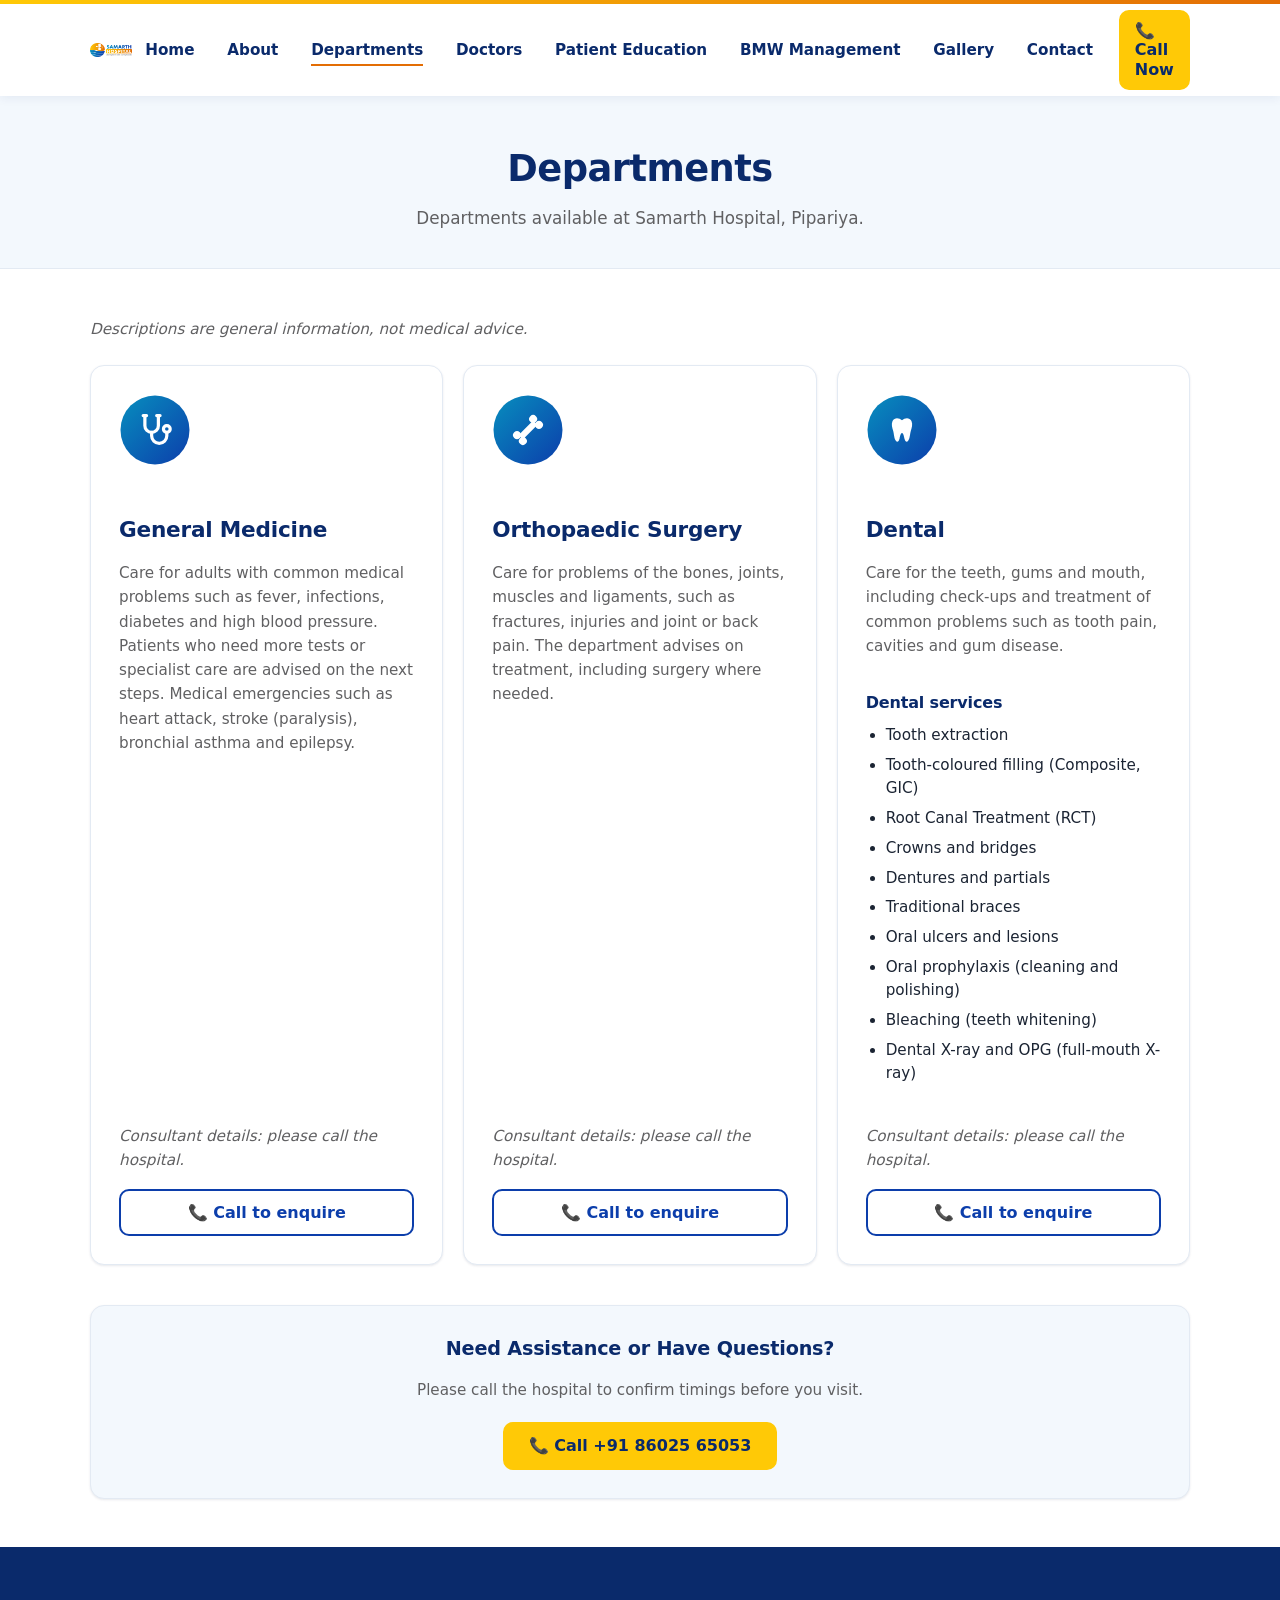
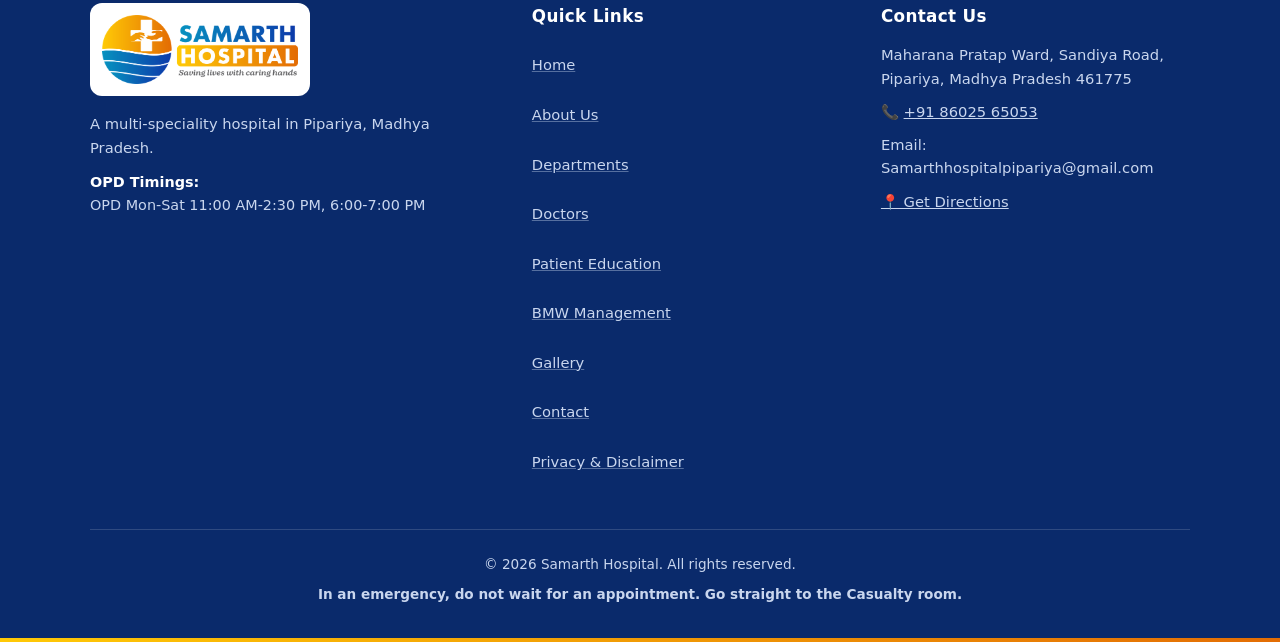
<file: services.html>
<!DOCTYPE html>
<html lang="en">
<head>
  <meta charset="UTF-8">
  <meta name="viewport" content="width=device-width, initial-scale=1.0">
  <meta name="robots" content="noindex">
  <meta name="theme-color" content="#0C3EAB">
  <title>Departments — Samarth Hospital, Pipariya</title>
  <meta name="description" content="Departments and medical care services available at Samarth Hospital in Pipariya, Madhya Pradesh.">
  <link rel="canonical" href="https://samarth-hospital.com/services.html">

  <!-- Favicons (relative paths) -->
  <link rel="icon" type="image/x-icon" href="assets/images/favicon.ico">
  <link rel="icon" type="image/png" sizes="32x32" href="assets/images/favicon-32.png">
  <link rel="apple-touch-icon" sizes="180x180" href="assets/images/apple-touch-icon.png">

  <!-- Open Graph / Social sharing -->
  <meta property="og:type" content="website">
  <meta property="og:site_name" content="Samarth Hospital">
  <meta property="og:title" content="Departments — Samarth Hospital, Pipariya">
  <meta property="og:description" content="Departments and medical care services available at Samarth Hospital in Pipariya, Madhya Pradesh.">
  <meta property="og:url" content="https://samarth-hospital.com/services.html">
  <meta property="og:image" content="https://samarth-hospital.com/assets/images/og-share.png">
  <meta property="og:image:width" content="1200">
  <meta property="og:image:height" content="630">
  <meta property="og:image:alt" content="Samarth Hospital">
  <meta property="og:locale" content="en_IN">
  <meta name="twitter:card" content="summary_large_image">

  <!-- Stylesheet (relative path) -->
  <link rel="stylesheet" href="css/style.css">
</head>
<body>

  <!-- Skip link for keyboard / screen-reader users -->
  <a href="#main" class="skip-link">Skip to main content</a>

  <!-- ============================================================
       HEADER — repeated on every page
       ============================================================ -->
  <header class="site-header">
    <div class="container header-inner">

      <!-- Logo -->
      <a href="index.html" class="site-logo" aria-label="Samarth Hospital — Home">
        <img src="assets/images/logo-full.png" width="600" height="213" alt="Samarth Hospital - Saving lives with caring hands">
      </a>

      <!-- Desktop navigation -->
      <nav class="main-nav" aria-label="Main navigation">
        <a href="index.html">Home</a>
        <a href="about.html">About</a>
        <a href="services.html" aria-current="page">Departments</a>
        <a href="doctors.html">Doctors</a>
        <a href="patient-education.html">Patient Education</a>
        <a href="bmw-management.html">BMW Management</a>
        <a href="gallery.html">Gallery</a>
        <a href="contact.html">Contact</a>
      </nav>

      <!-- Call button (desktop only, hidden on mobile) -->
      <a href="tel:+918602565053" class="btn btn-call header-call-btn">
        📞 Call Now
      </a>

      <!-- Hamburger menu button (mobile only) -->
      <button id="menu-toggle" class="menu-toggle" aria-label="Open menu" aria-expanded="false" aria-controls="mobile-nav">
        <svg viewBox="0 0 24 24" fill="none" stroke="currentColor" stroke-width="2" stroke-linecap="round">
          <line x1="3" y1="6" x2="21" y2="6"/>
          <line x1="3" y1="12" x2="21" y2="12"/>
          <line x1="3" y1="18" x2="21" y2="18"/>
        </svg>
      </button>
    </div>

    <!-- Mobile navigation (toggled by JS) -->
    <nav id="mobile-nav" class="mobile-nav" aria-label="Mobile navigation">
      <a href="index.html">Home</a>
      <a href="about.html">About</a>
      <a href="services.html" aria-current="page">Departments</a>
      <a href="doctors.html">Doctors</a>
      <a href="patient-education.html">Patient Education</a>
      <a href="bmw-management.html">BMW Management</a>
      <a href="gallery.html">Gallery</a>
      <a href="contact.html">Contact</a>
      <a href="tel:+918602565053" class="mobile-call-link">📞 Call +91 86025 65053</a>
    </nav>
  </header>

  <!-- ============================================================
       MAIN CONTENT
       ============================================================ -->
  <main id="main">
    <section class="page-header">
      <div class="container">
        <h1>Departments</h1>
        <p class="page-subtitle">Departments available at Samarth Hospital, Pipariya.</p>
      </div>
    </section>

    <section class="page-content section">
      <div class="container">
        <p class="general-advice-note">Descriptions are general information, not medical advice.</p>

        <div class="card-grid" style="margin-top:1.5rem;">
          <!-- General Medicine -->
          <div class="card dept-card">
            <div class="dept-badge-wrap">
              <img src="assets/icons/dept-general-medicine.svg" width="96" height="96" alt="" class="dept-badge">
            </div>
            <h2>General Medicine</h2>
            <p>Care for adults with common medical problems such as fever, infections, diabetes and high blood pressure. Patients who need more tests or specialist care are advised on the next steps. Medical emergencies such as heart attack, stroke (paralysis), bronchial asthma and epilepsy.</p>
            <p class="dept-consultant-note">Consultant details: please call the hospital.</p>
            <a href="tel:+918602565053" class="btn btn-outline dept-call-btn">📞 Call to enquire</a>
          </div>

          <!-- Orthopaedic Surgery -->
          <div class="card dept-card">
            <div class="dept-badge-wrap">
              <img src="assets/icons/dept-orthopaedic.svg" width="96" height="96" alt="" class="dept-badge">
            </div>
            <h2>Orthopaedic Surgery</h2>
            <p>Care for problems of the bones, joints, muscles and ligaments, such as fractures, injuries and joint or back pain. The department advises on treatment, including surgery where needed.</p>
            <p class="dept-consultant-note">Consultant details: please call the hospital.</p>
            <a href="tel:+918602565053" class="btn btn-outline dept-call-btn">📞 Call to enquire</a>
          </div>

          <!-- Dental -->
          <div class="card dept-card">
            <div class="dept-badge-wrap">
              <img src="assets/icons/dept-dental.svg" width="96" height="96" alt="" class="dept-badge">
            </div>
            <h2>Dental</h2>
            <p>Care for the teeth, gums and mouth, including check-ups and treatment of common problems such as tooth pain, cavities and gum disease.</p>
            <h3 style="margin-top:1rem; margin-bottom:0.5rem; font-size:1rem; color:var(--navy-deep);">Dental services</h3>
            <ul style="margin:0 0 1rem 1.25rem; padding:0; font-size:0.95rem; line-height:1.5;">
              <li>Tooth extraction</li>
              <li>Tooth-coloured filling (Composite, GIC)</li>
              <li>Root Canal Treatment (RCT)</li>
              <li>Crowns and bridges</li>
              <li>Dentures and partials</li>
              <li>Traditional braces</li>
              <li>Oral ulcers and lesions</li>
              <li>Oral prophylaxis (cleaning and polishing)</li>
              <li>Bleaching (teeth whitening)</li>
              <li>Dental X-ray and OPG (full-mouth X-ray)</li>
            </ul>
            <p class="dept-consultant-note">Consultant details: please call the hospital.</p>
            <a href="tel:+918602565053" class="btn btn-outline dept-call-btn">📞 Call to enquire</a>
          </div>
        </div>

        <div class="card" style="margin-top:2.5rem; text-align:center; background-color:var(--tint);">
          <h2 style="font-size:1.2rem; color:var(--navy-deep); margin-top:0;">Need Assistance or Have Questions?</h2>
          <p style="margin:0.5rem auto 1.25rem; max-width:600px;">Please call the hospital to confirm timings before you visit.</p>
          <a href="tel:+918602565053" class="btn btn-call">📞 Call +91 86025 65053</a>
        </div>
      </div>
    </section>
  </main>

  <!-- ============================================================
       FOOTER — repeated on every page
       ============================================================ -->
  <footer class="site-footer">
    <div class="container">
      <div class="footer-grid">

        <!-- Column 1: Logo & About -->
        <div>
          <div class="footer-logo-panel">
            <img src="assets/images/logo-full.png" width="600" height="213" alt="Samarth Hospital - Saving lives with caring hands">
          </div>
          <p class="footer-tagline">A multi-speciality hospital in Pipariya, Madhya Pradesh.</p>
          <p class="footer-timing-summary"><strong>OPD Timings:</strong><br>OPD Mon-Sat 11:00 AM-2:30 PM, 6:00-7:00 PM</p>
        </div>

        <!-- Column 2: Quick links -->
        <div>
          <h2>Quick Links</h2>
          <ul class="footer-nav">
            <li><a href="index.html">Home</a></li>
            <li><a href="about.html">About Us</a></li>
            <li><a href="services.html">Departments</a></li>
            <li><a href="doctors.html">Doctors</a></li>
            <li><a href="patient-education.html">Patient Education</a></li>
            <li><a href="bmw-management.html">BMW Management</a></li>
            <li><a href="gallery.html">Gallery</a></li>
            <li><a href="contact.html">Contact</a></li>
            <li><a href="privacy.html">Privacy &amp; Disclaimer</a></li>
          </ul>
        </div>

        <!-- Column 3: Contact & Emergency -->
        <div>
          <h2>Contact Us</h2>
          <p>
            Maharana Pratap Ward, Sandiya Road,<br>
            Pipariya, Madhya Pradesh 461775
          </p>
          <p style="margin-top:0.6rem;">
            📞 <a href="tel:+918602565053">+91 86025 65053</a>
          </p>
          <p style="margin-top:0.6rem;">
            Email: Samarthhospitalpipariya@gmail.com
          </p>
          <p style="margin-top:0.6rem;">
            <a href="https://www.google.com/maps/dir/?api=1&amp;destination=22.762863,78.354927"
               target="_blank" rel="noopener noreferrer">
              📍 Get Directions
            </a>
          </p>
        </div>

      </div>

      <div class="footer-bottom">
        <p>&copy; 2026 Samarth Hospital. All rights reserved.</p>
        <p class="footer-emergency">
          In an emergency, do not wait for an appointment. Go straight to the Casualty room.
        </p>
      </div>
    </div>
    <!-- Thin bottom gradient strip -->
    <div class="footer-strip" aria-hidden="true"></div>
  </footer>

  <!-- ============================================================
       STICKY MOBILE CALL BAR — visible on phones, hidden on desktop
       ============================================================ -->
  <div class="call-bar" role="complementary" aria-label="Call hospital">
    <div class="call-bar-inner">
      <span class="call-bar-label">Call Samarth Hospital</span>
      <a href="tel:+918602565053" class="btn btn-call btn-call-sm">Call now</a>
    </div>
  </div>

  <!-- JavaScript (relative path) -->
  <script src="js/main.js"></script>
</body>
</html>
</file>
<file: css/style.css>
/* ==========================================================================
   Samarth Hospital — Main Stylesheet
   Design System: Calm, clean, professional hospital brand.
   Indian / British English: colour, centre, Orthopaedic.
   ========================================================================== */

/* ---------- 1. Design Tokens ---------- */
:root {
  /* Brand Palette */
  --navy: #0C3EAB;          /* primary: buttons, links */
  --navy-deep: #0A2A6B;     /* footer, dark sections, headings, text on yellow */
  --cyan: #078EBE;          /* accents, charts, icons only */
  --orange: #E36D04;        /* accents only: thin bars, underlines, big numbers */
  --yellow: #FFC906;        /* call-to-action buttons, highlights */
  --ink: #1B2433;           /* body text */
  --grey: #606062;          /* secondary text, same grey as logo tagline */
  --tint: #F3F8FD;          /* alternate section background */
  --line: #E3EAF3;          /* borders */
  --white: #FFFFFF;
  --orange-text: #A84A00;   /* only if orange-coloured text is needed on white */

  /* Semantic & Backward-Compatible Aliases */
  --color-primary: var(--navy);
  --color-primary-dark: var(--navy-deep);
  --color-primary-light: var(--tint);
  --color-text: var(--ink);
  --color-text-light: var(--grey);
  --color-bg: var(--white);
  --color-bg-alt: var(--tint);
  --color-border: var(--line);
  --color-white: #ffffff;
  --color-danger: var(--navy-deep);
  --color-tbc-bg: #FFF9C4;
  --color-tbc-text: #6D5E00;

  /* Typography (System fonts only) */
  --font-body: "Segoe UI", system-ui, -apple-system, Roboto, "Helvetica Neue", Arial, sans-serif;
  --font-heading: "Segoe UI", system-ui, -apple-system, Roboto, "Helvetica Neue", Arial, sans-serif;
  --font-serif: Georgia, "Times New Roman", serif;

  /* Layout, Radius & Shadows */
  --max-width: 1100px;
  --header-height: 72px;
  --radius: 12px;
  --radius-card: 14px;
  --radius-btn: 10px;
  --shadow-sm: 0 1px 3px rgba(10, 42, 107, 0.06), 0 1px 2px rgba(0, 0, 0, 0.04);
  --shadow-md: 0 6px 20px rgba(10, 42, 107, 0.09), 0 2px 6px rgba(0, 0, 0, 0.04);
}

/* ---------- 2. Reset & Base ---------- */
*, *::before, *::after {
  box-sizing: border-box;
  margin: 0;
  padding: 0;
}

html {
  scroll-behavior: smooth;
  -webkit-text-size-adjust: 100%;
}

body {
  font-family: var(--font-body);
  font-size: 16px;
  line-height: 1.6;
  color: var(--ink);
  background-color: var(--white);
  /* Room for sticky mobile call bar on smaller screens */
  padding-bottom: 72px;
}

@media (min-width: 769px) {
  body {
    padding-bottom: 0;
  }
}

img {
  max-width: 100%;
  height: auto;
  display: block;
}

a {
  color: var(--navy);
  text-decoration: none;
  transition: color 0.15s ease, text-decoration-color 0.15s ease;
}

a:hover,
a:focus {
  color: var(--navy-deep);
  text-decoration: underline;
}

/* Links in text blocks: distinguished by underline to not rely on color alone */
p a:not(.btn),
li a:not(.btn):not(.footer-nav a):not(.main-nav a):not(.mobile-nav a) {
  text-decoration: underline;
}

/* Visible focus ring (accessibility: >= 3:1 contrast against surroundings) */
:focus-visible {
  outline: 3px solid var(--navy-deep);
  outline-offset: 2px;
}
.site-header :focus-visible,
.site-footer :focus-visible,
.call-bar :focus-visible,
.hero :focus-visible,
.gallery-dialog :focus-visible {
  outline: 3px solid #FFE082;
  outline-offset: 2px;
}

/* Global reduced motion preference */
@media (prefers-reduced-motion: reduce) {
  *,
  *::before,
  *::after {
    animation-duration: 0.01ms !important;
    animation-iteration-count: 1 !important;
    transition-duration: 0.01ms !important;
    scroll-behavior: auto !important;
  }
}

/* ---------- 3. Accessibility & Utility ---------- */
.skip-link {
  position: absolute;
  top: -100%;
  left: 1rem;
  background: var(--navy-deep);
  color: var(--white);
  padding: 0.5rem 1rem;
  border-radius: var(--radius-btn);
  z-index: 1000;
  font-weight: 600;
  text-decoration: none;
}
.skip-link:focus,
.skip-link:focus-visible {
  top: 0.5rem;
  outline: 3px solid #FFE082;
  outline-offset: 2px;
}

.container {
  width: 90%;
  max-width: var(--max-width);
  margin-left: auto;
  margin-right: auto;
}

.sr-only {
  position: absolute;
  width: 1px;
  height: 1px;
  padding: 0;
  margin: -1px;
  overflow: hidden;
  clip: rect(0, 0, 0, 0);
  white-space: nowrap;
  border: 0;
}

/* ---------- 4. TBC Marker & Launch Mode Wrapper ---------- */
.tbc {
  background-color: var(--color-tbc-bg);
  color: var(--color-tbc-text);
  padding: 0.15em 0.45em;
  border-radius: 4px;
  font-size: 0.9em;
  font-weight: 600;
}

.tbc-block {
  /* Visible by default until launch mode is toggled */
  display: block;
}
.main-nav .tbc-block {
  display: inline-flex;
  align-items: center;
}

/* ---------- 5. Buttons ---------- */
.btn {
  display: inline-flex;
  align-items: center;
  justify-content: center;
  gap: 0.45em;
  padding: 0.75rem 1.5rem;
  font-size: 1rem;
  font-weight: 600;
  border: 2px solid transparent;
  border-radius: var(--radius-btn);
  cursor: pointer;
  text-decoration: none;
  min-height: 44px;
  min-width: 44px;
  line-height: 1.2;
  transition: background-color 0.2s ease, color 0.2s ease, border-color 0.2s ease, transform 0.1s ease;
}
.btn:hover {
  text-decoration: none;
}
.btn:active {
  transform: scale(0.98);
}

.btn-primary {
  background-color: var(--navy);
  color: var(--white);
  border-color: var(--navy);
}
.btn-primary:hover,
.btn-primary:focus {
  background-color: var(--navy-deep);
  border-color: var(--navy-deep);
  color: var(--white);
}

.btn-outline,
.btn-secondary {
  background-color: var(--white);
  color: var(--navy);
  border: 2px solid var(--navy);
}
.btn-outline:hover,
.btn-outline:focus,
.btn-secondary:hover,
.btn-secondary:focus {
  background-color: var(--navy);
  color: var(--white);
}

/* Call button (yellow background, navy-deep text for 8.7:1 contrast) */
.btn-call {
  background-color: var(--yellow);
  color: var(--navy-deep);
  border-color: var(--yellow);
  font-weight: 700;
}
.btn-call:hover,
.btn-call:focus {
  background-color: #f2bd00;
  border-color: #f2bd00;
  color: var(--navy-deep);
}

/* ---------- 6. Header ---------- */
.site-header {
  position: sticky;
  top: 0;
  z-index: 100;
  background-color: var(--white);
  box-shadow: 0 2px 10px rgba(10, 42, 107, 0.07);
}

/* Top 4px decorative gradient strip */
.site-header::before {
  content: "";
  display: block;
  height: 4px;
  width: 100%;
  background: linear-gradient(90deg, #FFC906, #E36D04);
}

.header-inner {
  display: flex;
  align-items: center;
  justify-content: space-between;
  min-height: var(--header-height);
  padding-top: 0.35rem;
  padding-bottom: 0.35rem;
}

.site-logo {
  display: inline-flex;
  align-items: center;
  text-decoration: none;
}
.site-logo:hover,
.site-logo:focus {
  text-decoration: none;
}
.site-logo img {
  height: 44px;
  width: auto;
  max-width: 100%;
  object-fit: contain;
  display: block;
}
@media (min-width: 769px) {
  .site-logo img {
    height: 56px;
  }
}

/* Desktop navigation */
.main-nav {
  display: flex;
  align-items: center;
  gap: 0.35rem;
}
.main-nav a {
  position: relative;
  padding: 0.5rem 0.85rem;
  font-weight: 600;
  font-size: 0.95rem;
  color: var(--navy-deep);
  min-height: 44px;
  display: inline-flex;
  align-items: center;
  text-decoration: none;
  white-space: nowrap;
  transition: color 0.15s ease;
}
.main-nav a::after {
  content: "";
  position: absolute;
  bottom: 6px;
  left: 0.85rem;
  right: 0.85rem;
  height: 2px;
  background-color: var(--orange);
  transform: scaleX(0);
  transform-origin: center;
  transition: transform 0.2s ease;
}
.main-nav a:hover,
.main-nav a:focus {
  color: var(--navy-deep);
  text-decoration: none;
}
.main-nav a:hover::after,
.main-nav a:focus::after,
.main-nav a[aria-current="page"]::after {
  transform: scaleX(1);
}
.main-nav a[aria-current="page"] {
  color: var(--navy-deep);
}

@media (min-width: 769px) and (max-width: 1240px) {
  .site-header .container {
    width: 95%;
  }
  .main-nav {
    gap: 0.1rem;
  }
  .main-nav a {
    padding: 0.45rem 0.42rem;
    font-size: 0.84rem;
  }
  .main-nav a::after {
    left: 0.42rem;
    right: 0.42rem;
  }
  .header-call-btn {
    padding: 0.45rem 0.75rem;
    font-size: 0.85rem;
    margin-left: 0.25rem;
  }
}

/* Call button in header (desktop only) */
.header-call-btn {
  display: none;
}
@media (min-width: 769px) {
  .header-call-btn {
    display: inline-flex;
    margin-left: 0.75rem;
    padding: 0.6rem 1.25rem;
  }
}

/* Mobile hamburger button */
.menu-toggle {
  display: flex;
  align-items: center;
  justify-content: center;
  background: none;
  border: none;
  cursor: pointer;
  width: 44px;
  height: 44px;
  color: var(--navy-deep);
  border-radius: var(--radius-btn);
}
.menu-toggle svg {
  width: 28px;
  height: 28px;
}
@media (min-width: 769px) {
  .menu-toggle {
    display: none;
  }
}

/* Mobile navigation dropdown */
.mobile-nav {
  display: none;
  flex-direction: column;
  background: var(--white);
  border-bottom: 1px solid var(--line);
  padding: 0.5rem 0 1rem;
}
.mobile-nav.open {
  display: flex;
}
.mobile-nav a {
  display: flex;
  align-items: center;
  padding: 0.75rem 1.25rem;
  font-weight: 600;
  color: var(--navy-deep);
  min-height: 44px;
  text-decoration: none;
  border-left: 4px solid transparent;
}
.mobile-nav a:hover,
.mobile-nav a:focus,
.mobile-nav a[aria-current="page"] {
  background-color: var(--tint);
  color: var(--navy-deep);
  border-left-color: var(--orange);
  text-decoration: none;
}
.mobile-nav .mobile-call-link {
  margin: 0.75rem 1.25rem 0;
  padding: 0.75rem 1rem;
  background-color: var(--yellow);
  color: var(--navy-deep);
  border-radius: var(--radius-btn);
  justify-content: center;
  font-weight: 700;
  border-left: none;
}
.mobile-nav .mobile-call-link:hover {
  background-color: #f2bd00;
  border-left: none;
}

@media (max-width: 768px) {
  .main-nav {
    display: none;
  }
}

/* ---------- 7. Sticky Mobile Call Bar ---------- */
.call-bar {
  position: fixed;
  bottom: 0;
  left: 0;
  right: 0;
  z-index: 200;
  background-color: var(--navy-deep);
  border-top: 1px solid rgba(255, 255, 255, 0.15);
  padding: 0.65rem 1rem;
  box-shadow: 0 -2px 10px rgba(10, 42, 107, 0.2);
}
.call-bar-inner {
  display: flex;
  align-items: center;
  justify-content: space-between;
  max-width: 500px;
  margin: 0 auto;
  gap: 0.75rem;
}
.call-bar-label {
  color: var(--white);
  font-weight: 600;
  font-size: 0.95rem;
}
.btn-call-sm {
  padding: 0.5rem 1.15rem;
  font-size: 0.92rem;
  min-height: 44px;
}

@media (min-width: 769px) {
  .call-bar {
    display: none;
  }
}

/* ---------- 8. Hero Section ---------- */
.hero {
  position: relative;
  background: linear-gradient(180deg, var(--white) 0%, var(--tint) 100%);
  padding: 3.5rem 0 0;
  text-align: center;
  overflow: hidden;
}
.hero-container {
  position: relative;
  padding-bottom: 2.75rem;
  z-index: 1;
}
.hero-content {
  position: relative;
  z-index: 2;
  max-width: 740px;
  margin: 0 auto;
}
.hero h1 {
  font-size: clamp(2rem, 5vw, 2.9rem);
  font-weight: 700;
  letter-spacing: -0.02em;
  color: var(--navy-deep);
  margin-bottom: 0.4rem;
}
.hero-tagline {
  font-family: var(--font-serif);
  font-style: italic;
  font-size: clamp(1.15rem, 2.4vw, 1.45rem);
  color: var(--grey);
  margin-bottom: 0.6rem;
}
.hero-desc {
  font-size: 1.05rem;
  color: var(--ink);
  margin-bottom: 1.75rem;
}
.hero-buttons {
  display: flex;
  flex-wrap: wrap;
  justify-content: center;
  gap: 0.85rem;
}

/* Hero Grid: 2 columns on desktop, stacked on mobile */
.hero-grid {
  display: flex;
  flex-direction: column;
  align-items: center;
  gap: 2rem;
}
@media (min-width: 860px) {
  .hero-grid {
    display: grid;
    grid-template-columns: 1.15fr 0.85fr;
    align-items: center;
    gap: 3rem;
    text-align: left;
  }
  .hero-grid .hero-content {
    margin: 0;
    text-align: left;
  }
  .hero-grid .hero-buttons {
    justify-content: flex-start;
  }
}

.hero-photo {
  width: 100%;
  max-width: 320px;
  margin: 0 auto;
  position: relative;
  z-index: 2;
}
.hero-photo-frame {
  aspect-ratio: 4 / 5;
  width: 100%;
  border-radius: var(--radius-card);
  overflow: hidden;
  border: 1px solid var(--line);
  box-shadow: var(--shadow-md);
  background-color: var(--tint);
}
.hero-photo-frame img {
  width: 100%;
  height: 100%;
  object-fit: cover;
  object-position: 50% 48%;
  display: block;
}
.hero-photo-caption {
  font-size: 0.88rem;
  color: #4A5568;
  margin-top: 0.5rem;
  text-align: center;
}

/* Decorative emblem on desktop (>900px, 8% opacity) */
.hero-emblem {
  display: none;
}
@media (min-width: 900px) {
  .hero-emblem {
    display: block;
    position: absolute;
    right: 2%;
    top: 50%;
    transform: translateY(-50%);
    width: 220px;
    height: 220px;
    opacity: 0.08;
    pointer-events: none;
    z-index: 1;
  }
}

/* Inline SVG wave divider at bottom of hero */
.hero-wave {
  line-height: 0;
  width: 100%;
}
.hero-wave svg {
  display: block;
  width: 100%;
  height: 48px;
}
@media (min-width: 768px) {
  .hero-wave svg {
    height: 72px;
  }
}

/* ---------- 9. Quick Info Strip ---------- */
.quick-info {
  background-color: var(--navy-deep);
  color: var(--white);
  padding: 2.25rem 0;
  border-top: 1px solid rgba(255, 255, 255, 0.1);
  border-bottom: 1px solid rgba(255, 255, 255, 0.1);
}
.quick-info-grid {
  display: grid;
  grid-template-columns: 1fr;
  gap: 1.75rem;
  text-align: left;
}
@media (min-width: 768px) {
  .quick-info-grid {
    grid-template-columns: repeat(3, 1fr);
    gap: 2.25rem;
  }
}
.quick-info-item h3 {
  font-size: 0.95rem;
  text-transform: uppercase;
  letter-spacing: 0.05em;
  color: var(--yellow);
  margin-bottom: 0.5rem;
  font-weight: 700;
}
.quick-info-item p {
  font-size: 0.95rem;
  line-height: 1.55;
  color: var(--white);
}
.quick-info-item a {
  color: var(--white);
  text-decoration: underline;
  text-underline-offset: 3px;
}
.quick-info-item a:hover {
  color: var(--yellow);
}

/* ---------- 10. Sections & Headings ---------- */
.section {
  padding: 3.5rem 0;
  background-color: var(--white);
}
.section-alt {
  background-color: var(--tint);
}
.section-title {
  font-size: clamp(1.4rem, 4vw, 1.95rem);
  font-weight: 700;
  letter-spacing: -0.015em;
  color: var(--navy-deep);
  text-align: center;
  margin-bottom: 0.4rem;
}
/* Short 48x4px bar underneath headings (yellow to orange gradient) */
.section-title::after {
  content: "";
  display: block;
  width: 48px;
  height: 4px;
  background: linear-gradient(90deg, #FFC906, #E36D04);
  margin: 0.65rem auto 1.25rem;
  border-radius: 2px;
}
.section-subtitle {
  text-align: center;
  color: var(--grey);
  margin-bottom: 2.25rem;
  max-width: 660px;
  margin-left: auto;
  margin-right: auto;
  font-size: 1rem;
}

/* ---------- 11. Cards ---------- */
.card-grid {
  display: flex;
  flex-wrap: wrap;
  justify-content: center;
  align-items: stretch;
  gap: 20px;
}
.card-grid > .card,
.card-grid > * {
  flex: 0 0 100%;
  width: 100%;
  max-width: 100%;
  box-sizing: border-box;
}
@media (min-width: 600px) {
  .card-grid > .card,
  .card-grid > * {
    flex: 0 0 calc((100% - 20px) / 2);
    width: calc((100% - 20px) / 2);
    max-width: calc((100% - 20px) / 2);
  }
}
@media (min-width: 1024px) {
  .card-grid > .card,
  .card-grid > * {
    flex: 0 0 calc((100% - 40px) / 3);
    width: calc((100% - 40px) / 3);
    max-width: calc((100% - 40px) / 3);
  }
}

.card {
  background: var(--white);
  border: 1px solid var(--line);
  border-radius: var(--radius-card);
  padding: 1.75rem;
  box-shadow: var(--shadow-sm);
  transition: transform 0.2s ease, box-shadow 0.2s ease;
}
.card:hover {
  transform: translateY(-2px);
  box-shadow: var(--shadow-md);
}
@media (prefers-reduced-motion: reduce) {
  .card:hover {
    transform: none;
  }
}
.card h2,
.card h3 {
  font-size: 1.2rem;
  font-weight: 700;
  margin-bottom: 0.6rem;
  color: var(--navy-deep);
  letter-spacing: -0.01em;
}
.card p {
  color: var(--grey);
  font-size: 0.95rem;
  line-height: 1.6;
}

/* Department Card Specifics */
.dept-card {
  display: flex;
  flex-direction: column;
  text-align: left;
}
.dept-badge-wrap {
  margin-bottom: 1.15rem;
}
.dept-badge {
  width: 72px;
  height: 72px;
  display: block;
}
.dept-consultant-note {
  font-size: 0.9rem;
  color: var(--grey);
  font-style: italic;
  margin-top: auto;
  padding-top: 1rem;
  margin-bottom: 1.25rem;
}
.dept-call-btn {
  width: 100%;
}

/* ---------- 12. Photo Placeholder & Gallery Grid ---------- */
.photo-placeholder {
  background-color: #EBF1F7;
  color: var(--grey);
  display: flex;
  align-items: center;
  justify-content: center;
  text-align: center;
  font-size: 0.9rem;
  font-weight: 500;
  border: 1px dashed #CBD6E2;
  border-radius: var(--radius);
  aspect-ratio: 4 / 3;
  padding: 1rem;
}

/* Framed Photos (standalone figures) */
.photo-frame-16-9 {
  aspect-ratio: 16 / 9;
  width: 100%;
  border-radius: var(--radius-card);
  overflow: hidden;
  border: 1px solid var(--line);
  background-color: var(--tint);
  box-shadow: var(--shadow-sm);
}
.photo-frame-16-9 img {
  width: 100%;
  height: 100%;
  object-fit: cover;
  display: block;
}
.photo-frame-4-5 {
  aspect-ratio: 4 / 5;
  width: 100%;
  border-radius: var(--radius-card);
  overflow: hidden;
  border: 1px solid var(--line);
  background-color: var(--tint);
  box-shadow: var(--shadow-sm);
}
.photo-frame-4-5 img {
  width: 100%;
  height: 100%;
  object-fit: cover;
  object-position: 50% 48%;
  display: block;
}
.photo-caption {
  font-size: 0.88rem;
  color: #4A5568;
  margin-top: 0.45rem;
  text-align: center;
}

/* Home Page Gallery Grid (3 cols desktop, 2 tablet, 1 mobile) */
.gallery-grid-home {
  display: grid;
  grid-template-columns: 1fr;
  gap: 1.5rem;
}
@media (min-width: 600px) {
  .gallery-grid-home {
    grid-template-columns: repeat(2, 1fr);
  }
}
@media (min-width: 900px) {
  .gallery-grid-home {
    grid-template-columns: repeat(3, 1fr);
  }
}
.gallery-grid-home .gallery-tile-frame {
  aspect-ratio: 16 / 9;
}

/* Gallery Page Groups & Grids (Phase 4b: even flex layout) */
.gallery-group {
  margin-bottom: 2.75rem;
}
.gallery-group:last-child {
  margin-bottom: 0;
}
.gallery-group-title {
  font-size: clamp(1.2rem, 3vw, 1.45rem);
  color: var(--navy-deep);
  font-weight: 700;
  margin-bottom: 1.25rem;
  padding-bottom: 0.4rem;
  border-bottom: 2px solid var(--line);
}
.gallery-group-grid {
  display: flex;
  flex-wrap: wrap;
  justify-content: center;
  align-items: flex-start;
  gap: 20px;
}
.gallery-group-grid .gallery-tile {
  flex: 0 0 100%;
  width: 100%;
  max-width: 100%;
  align-self: flex-start;
}
@media (min-width: 600px) {
  .gallery-group-grid .gallery-tile {
    flex: 0 0 calc((100% - 20px) / 2);
    width: calc((100% - 20px) / 2);
    max-width: calc((100% - 20px) / 2);
  }
}
@media (min-width: 1024px) {
  .gallery-group-grid .gallery-tile {
    flex: 0 0 calc((100% - 40px) / 3);
    width: calc((100% - 40px) / 3);
    max-width: calc((100% - 40px) / 3);
  }
}

/* Interactive Gallery Tiles (shared between home & gallery pages) */
.gallery-tile {
  display: flex;
  flex-direction: column;
  text-decoration: none;
  color: inherit;
  border-radius: var(--radius-card);
  overflow: hidden;
  background: var(--white);
  border: 1px solid var(--line);
  box-shadow: var(--shadow-sm);
  transition: transform 0.2s ease, box-shadow 0.2s ease;
  box-sizing: border-box;
}
.gallery-tile:hover,
.gallery-tile:focus-visible {
  transform: translateY(-2px);
  box-shadow: var(--shadow-md);
  text-decoration: none;
}
.gallery-tile-frame {
  aspect-ratio: 3 / 2;
  width: 100%;
  overflow: hidden;
  background-color: var(--tint);
}
.gallery-tile-frame img {
  width: 100%;
  height: 100%;
  object-fit: cover;
  object-position: 50% 50%;
  display: block;
  transition: transform 0.25s ease;
}
.gallery-tile-frame img.gallery-img-building-front,
.gallery-img-building-front {
  object-position: 50% 52%;
}
.gallery-tile:hover .gallery-tile-frame img {
  transform: scale(1.02);
}
.gallery-tile-caption,
.page-content p.gallery-tile-caption {
  padding: 0.75rem 1rem;
  font-size: 0.95rem;
  font-weight: 600;
  color: var(--navy-deep);
  text-align: center;
  border-top: 1px solid var(--line);
  margin: 0;
  margin-bottom: 0;
  max-width: 100%;
  background: var(--white);
}
.gallery-privacy-note {
  font-size: 0.9rem;
  color: #4A5568;
  margin-top: 0.35rem;
}

.gallery-grid {
  display: grid;
  grid-template-columns: repeat(2, 1fr);
  gap: 1rem;
}
@media (min-width: 600px) {
  .gallery-grid {
    grid-template-columns: repeat(3, 1fr);
  }
}
@media (min-width: 900px) {
  .gallery-grid {
    grid-template-columns: repeat(4, 1fr);
  }
}

/* ---------- 13. Updates List ---------- */
.updates-list {
  list-style: none;
  max-width: 720px;
  margin: 0 auto;
}
.updates-list li {
  padding: 1.2rem 0;
  border-bottom: 1px solid var(--line);
}
.updates-list li:last-child {
  border-bottom: none;
}
.update-date {
  display: block;
  font-size: 0.8rem;
  color: var(--grey);
  margin-bottom: 0.35rem;
  text-transform: uppercase;
  letter-spacing: 0.05em;
  font-weight: 600;
}

/* ---------- 14. Hindi Support, Appointment Booking & Map ---------- */
/* Hindi text support */
.hindi-text,
[lang="hi"] {
  font-family: "Nirmala UI", "Noto Sans Devanagari", "Mangal", "Kohinoor Devanagari", system-ui, sans-serif;
  line-height: 1.75;
}

/* Appointment Booking Card */
.appointment-card {
  margin-top: 1.5rem;
  background: var(--white);
  border: 1px solid var(--line);
  border-radius: var(--radius-card);
  padding: 1.5rem;
  box-shadow: var(--shadow-sm);
  text-align: left;
}
.appointment-card-title {
  font-size: 1.25rem;
  font-weight: 700;
  color: var(--navy-deep);
  margin-top: 0;
  margin-bottom: 1rem;
}
.appointment-grid {
  display: grid;
  grid-template-columns: 1fr;
  gap: 1.5rem;
}
@media (min-width: 768px) {
  .appointment-grid {
    grid-template-columns: 1fr 1fr;
  }
}
.appointment-col {
  display: flex;
  flex-direction: column;
}
.appointment-col-title {
  font-size: 1.05rem;
  font-weight: 700;
  color: var(--navy-deep);
  margin-top: 0;
  margin-bottom: 0.75rem;
  padding-bottom: 0.35rem;
  border-bottom: 2px solid var(--line);
}
.appointment-list {
  margin: 0;
  padding-left: 1.25rem;
  color: var(--ink);
}
.appointment-list li {
  margin-bottom: 0.65rem;
  line-height: 1.6;
}
.appointment-list li:last-child {
  margin-bottom: 0;
}
.appointment-list strong {
  color: var(--navy-deep);
}
.appointment-emergency {
  font-weight: 700;
  color: var(--navy-deep);
}

.map-wrap {
  border-radius: var(--radius);
  overflow: hidden;
  border: 1px solid var(--line);
  box-shadow: var(--shadow-sm);
}
.map-wrap iframe {
  width: 100%;
  height: 100%;
  border: 0;
  display: block;
}

/* ---------- 15. Footer ---------- */
.site-footer {
  background-color: var(--navy-deep);
  color: var(--white);
  padding: 3.5rem 0 0;
  font-size: 0.92rem;
  position: relative;
}
.footer-grid {
  display: grid;
  grid-template-columns: 1fr;
  gap: 2rem;
  margin-bottom: 2.5rem;
}
@media (min-width: 600px) {
  .footer-grid {
    grid-template-columns: repeat(2, 1fr);
  }
}
@media (min-width: 900px) {
  .footer-grid {
    grid-template-columns: 1.3fr 1fr 1fr;
    gap: 2.5rem;
  }
}

/* Logo panel in footer (white background so grey tagline stays legible) */
.footer-logo-panel {
  background-color: var(--white);
  padding: 12px;
  border-radius: 12px;
  max-width: 220px;
  margin-bottom: 1rem;
}
.footer-logo-panel img {
  width: 100%;
  height: auto;
  display: block;
}
.footer-tagline {
  color: #C9D6EE;
  font-size: 0.92rem;
  margin-bottom: 0.75rem;
  line-height: 1.5;
}
.footer-timing-summary {
  color: #C9D6EE;
  font-size: 0.9rem;
  line-height: 1.5;
}
.footer-timing-summary strong {
  color: var(--white);
}

.site-footer h2,
.site-footer h4 {
  color: var(--white);
  margin-bottom: 0.85rem;
  font-size: 1.05rem;
  font-weight: 700;
  letter-spacing: 0.02em;
}
.site-footer p {
  color: #C9D6EE;
  line-height: 1.6;
}
.site-footer a {
  color: #C9D6EE;
  text-decoration: underline;
  text-decoration-color: rgba(201, 214, 238, 0.4);
}
.site-footer a:hover,
.site-footer a:focus {
  color: var(--white);
  text-decoration-color: var(--white);
}
.footer-nav {
  list-style: none;
}
.footer-nav li {
  margin-bottom: 0.35rem;
}
.footer-nav a {
  min-height: 44px;
  min-width: 44px;
  display: inline-flex;
  align-items: center;
}
.footer-bottom {
  border-top: 1px solid rgba(255, 255, 255, 0.15);
  padding: 1.5rem 0 2rem;
  text-align: center;
  font-size: 0.85rem;
  color: #C9D6EE;
}
.footer-emergency {
  margin-top: 0.5rem;
  font-weight: 600;
  color: var(--white);
}

/* Bottom decorative gradient strip */
.footer-strip {
  height: 4px;
  width: 100%;
  background: linear-gradient(90deg, #FFC906, #E36D04);
}

/* ---------- 16. Page Header & Content (inner pages) ---------- */
.page-header {
  background-color: var(--tint);
  border-bottom: 1px solid var(--line);
  padding: 2.75rem 0 2.25rem;
  text-align: center;
}
.page-header h1 {
  font-size: clamp(1.6rem, 4vw, 2.3rem);
  font-weight: 700;
  letter-spacing: -0.015em;
  color: var(--navy-deep);
}
.page-subtitle {
  color: var(--grey);
  margin-top: 0.4rem;
  font-size: 1.05rem;
}
.page-content {
  padding: 3rem 0;
}
.page-content h2 {
  font-size: 1.35rem;
  font-weight: 700;
  color: var(--navy-deep);
  margin-bottom: 0.85rem;
  margin-top: 1.75rem;
  letter-spacing: -0.01em;
}
.page-content h2:first-child {
  margin-top: 0;
}
.page-content p {
  margin-bottom: 1rem;
  max-width: 760px;
}
.page-content ul,
.page-content ol {
  margin-bottom: 1.25rem;
  padding-left: 1.5rem;
  max-width: 760px;
}
.page-content li {
  margin-bottom: 0.45rem;
}
.general-advice-note {
  font-size: 0.95rem;
  color: var(--grey);
  font-style: italic;
  margin-bottom: 1.5rem;
}

/* ---------- 17. Bio-Medical Waste & Environment Report Styles ---------- */

/* Key Figure Stat Cards */
.stat-grid {
  display: grid;
  grid-template-columns: repeat(2, 1fr);
  gap: 1rem;
  margin: 1.75rem 0;
}
@media (min-width: 768px) {
  .stat-grid {
    grid-template-columns: repeat(4, 1fr);
    gap: 1.25rem;
  }
}
.stat-card {
  background: var(--white);
  border: 1px solid var(--line);
  border-radius: var(--radius);
  padding: 1.25rem 1rem;
  text-align: center;
  box-shadow: var(--shadow-sm);
  display: flex;
  flex-direction: column;
  justify-content: center;
}
.stat-card .stat-label {
  display: block;
  font-size: 0.85rem;
  text-transform: uppercase;
  letter-spacing: 0.05em;
  color: var(--grey);
  margin-bottom: 0.35rem;
  font-weight: 600;
}
.stat-card .stat-value {
  display: block;
  font-size: 1.18rem;
  font-weight: 700;
  color: var(--navy-deep);
}

/* Report details box */
.report-details-box {
  background-color: var(--tint);
  border: 1px solid var(--line);
  border-left: 4px solid var(--navy);
  border-radius: var(--radius);
  padding: 1.35rem 1.6rem;
  margin: 1.75rem 0 2.25rem;
}
.report-details-box h3 {
  font-size: 1.1rem;
  color: var(--navy-deep);
  margin-bottom: 0.85rem;
  font-weight: 700;
}
.report-details-grid {
  display: grid;
  grid-template-columns: 1fr;
  gap: 0.6rem 1.5rem;
  font-size: 0.95rem;
}
@media (min-width: 600px) {
  .report-details-grid {
    grid-template-columns: repeat(2, 1fr);
  }
}

/* Data Tables */
.table-scroll-wrap {
  width: 100%;
  overflow-x: auto;
  -webkit-overflow-scrolling: touch;
  margin: 1.75rem 0;
  border: 1px solid var(--line);
  border-radius: var(--radius);
  background: var(--white);
  box-shadow: var(--shadow-sm);
}
.data-table {
  width: 100%;
  border-collapse: collapse;
  font-size: 0.95rem;
  text-align: right;
  white-space: nowrap;
}
.data-table caption {
  font-weight: 700;
  text-align: left;
  padding: 0.85rem 1.15rem;
  color: var(--navy-deep);
  background: var(--tint);
  border-bottom: 1px solid var(--line);
  font-size: 1rem;
}
.data-table th,
.data-table td {
  padding: 0.7rem 0.95rem;
  border-bottom: 1px solid var(--line);
  border-right: 1px solid var(--line);
}
.data-table th:last-child,
.data-table td:last-child {
  border-right: 0;
}
.data-table thead th {
  background-color: var(--tint);
  color: var(--navy-deep);
  font-weight: 700;
  font-size: 0.9rem;
}
.data-table tbody tr:nth-child(even) {
  background-color: #F8FAFD;
}
.data-table tbody tr:hover {
  background-color: #EBF3FC;
}
.data-table th[scope="row"],
.data-table td:first-child {
  text-align: left;
  font-weight: 600;
}
/* Sticky Month Column on Mobile */
.data-table th:first-child,
.data-table td:first-child {
  position: sticky;
  left: 0;
  background-color: var(--white);
  box-shadow: 2px 0 4px rgba(0, 0, 0, 0.04);
  z-index: 2;
}
.data-table tbody tr:nth-child(even) td:first-child {
  background-color: #F8FAFD;
}
.data-table thead th:first-child {
  background-color: var(--tint);
  z-index: 3;
}
.data-table tfoot th:first-child,
.data-table tfoot td:first-child {
  background-color: var(--tint);
}
.data-table tfoot tr {
  font-weight: 700;
  background-color: var(--tint);
  border-top: 2px solid var(--navy);
}
.data-table tfoot tr.total-row {
  border-top: 2px solid var(--navy-deep);
}

/* Category Shares Stacked Bar (True Bio-Medical Waste Category Colours Preserved) */
.share-bar-container {
  margin: 1.75rem 0;
}
.stacked-bar {
  display: flex;
  width: 100%;
  height: 38px;
  border-radius: var(--radius);
  overflow: hidden;
  box-shadow: inset 0 1px 3px rgba(0, 0, 0, 0.12);
  border: 1px solid var(--line);
}
.bar-segment {
  display: flex;
  align-items: center;
  justify-content: center;
  font-size: 0.85rem;
  font-weight: 700;
  transition: opacity 0.2s;
  position: relative;
}
.bar-segment:hover {
  opacity: 0.92;
}
.bar-yellow {
  background-color: #fbc02d;
  color: #332a00;
}
.bar-red {
  background-color: #d32f2f;
  color: #ffffff;
}
.bar-white {
  background-color: #ffffff;
  color: #222222;
  border-left: 2px solid #555555;
  border-right: 2px solid #555555;
}
.bar-blue {
  background-color: #1565c0;
  color: #ffffff;
}

/* Text Legend */
.category-legend {
  display: flex;
  flex-wrap: wrap;
  justify-content: center;
  gap: 0.75rem 1.5rem;
  margin-top: 0.85rem;
  font-size: 0.9rem;
}
.legend-item {
  display: inline-flex;
  align-items: center;
  gap: 0.45rem;
}
.legend-swatch {
  width: 14px;
  height: 14px;
  border-radius: 3px;
  display: inline-block;
}
.swatch-yellow {
  background-color: #fbc02d;
  border: 1px solid #c49000;
}
.swatch-red {
  background-color: #e53935;
  border: 1px solid #b71c1c;
}
.swatch-white {
  background-color: #ffffff;
  border: 1px solid #555555;
}
.swatch-blue {
  background-color: #1e88e5;
  border: 1px solid #0d47a1;
}

/* Monthly Bar Chart */
.monthly-chart {
  margin: 1.75rem 0;
  background: var(--white);
  border: 1px solid var(--line);
  border-radius: var(--radius);
  padding: 1.35rem 1.15rem;
  box-shadow: var(--shadow-sm);
}
.chart-row {
  display: grid;
  grid-template-columns: 68px 1fr;
  align-items: center;
  gap: 0.75rem;
  margin-bottom: 0.55rem;
}
.chart-row:last-child {
  margin-bottom: 0;
}
.chart-label {
  font-weight: 600;
  font-size: 0.88rem;
  color: var(--ink);
}
.chart-bar-track {
  background-color: var(--tint);
  border-radius: 4px;
  height: 28px;
  display: flex;
  align-items: center;
  position: relative;
  overflow: hidden;
  border: 1px solid var(--line);
}
.chart-bar-fill {
  background-color: var(--navy);
  height: 100%;
  border-radius: 3px 0 0 3px;
  display: flex;
  align-items: center;
  justify-content: flex-end;
  padding-right: 0.55rem;
  color: var(--white);
  font-weight: 700;
  font-size: 0.82rem;
  white-space: nowrap;
}
.chart-bar-fill.highlight-high {
  background-color: var(--navy-deep);
}
.chart-bar-fill.highlight-low {
  background-color: #026384;
}

/* Category Definition Cards */
.cat-card-grid {
  display: grid;
  grid-template-columns: 1fr;
  gap: 1.25rem;
  margin: 1.75rem 0;
}
@media (min-width: 600px) {
  .cat-card-grid {
    grid-template-columns: repeat(2, 1fr);
  }
}
.cat-card {
  background: var(--white);
  border: 1px solid var(--line);
  border-radius: var(--radius);
  padding: 1.35rem;
  box-shadow: var(--shadow-sm);
  border-left: 6px solid;
}
.cat-card-yellow { border-left-color: #fbc02d; }
.cat-card-red    { border-left-color: #e53935; }
.cat-card-white  { border-left-color: #757575; }
.cat-card-blue   { border-left-color: #1e88e5; }
.cat-card h3 {
  font-size: 1.1rem;
  margin-bottom: 0.45rem;
  display: flex;
  align-items: center;
  gap: 0.5rem;
  color: var(--navy-deep);
}
.cat-badge {
  display: inline-block;
  font-size: 0.75rem;
  font-weight: 700;
  padding: 0.15rem 0.45rem;
  border-radius: 4px;
  text-transform: uppercase;
}
.badge-yellow { background-color: #fff9c4; color: #5d4037; }
.badge-red    { background-color: #ffebee; color: #b71c1c; }
.badge-white  { background-color: #eeeeee; color: #333333; border: 1px solid #bbb; }
.badge-blue   { background-color: #e3f2fd; color: #0d47a1; }

/* Analysis items */
.analysis-item {
  margin-bottom: 1.15rem;
  padding-bottom: 1.15rem;
  border-bottom: 1px solid var(--line);
}
.analysis-item:last-child {
  border-bottom: 0;
  margin-bottom: 0;
  padding-bottom: 0;
}
.analysis-item h3 {
  font-size: 1.05rem;
  color: var(--navy-deep);
  margin-bottom: 0.3rem;
  font-weight: 700;
}

/* Report notes box */
.report-notes {
  background: var(--tint);
  border: 1px solid var(--line);
  border-radius: var(--radius);
  padding: 1.35rem;
  font-size: 0.92rem;
  color: var(--grey);
  margin-top: 1.75rem;
  line-height: 1.6;
}

/* Multi-Year Overview Charts (Phase 3B) */
.annual-chart-container {
  max-width: 820px;
  margin: 2rem auto;
}
.annual-chart-card {
  background: var(--white);
  border: 1px solid var(--line);
  border-radius: var(--radius);
  padding: 1.5rem;
  box-shadow: var(--shadow-sm);
  margin-bottom: 2rem;
}
.annual-chart-card:last-child {
  margin-bottom: 0;
}
.annual-chart-card h3 {
  font-size: 1.1rem;
  color: var(--navy-deep);
  margin-bottom: 0.35rem;
  text-align: center;
}
.annual-chart-desc {
  font-size: 0.88rem;
  color: var(--grey);
  text-align: center;
  margin-bottom: 1.25rem;
}
.bmw-liquid-layout {
  display: grid;
  grid-template-columns: 1fr;
  gap: 1.25rem;
  align-items: center;
  margin-bottom: 1.5rem;
}
@media (min-width: 640px) {
  .bmw-liquid-layout {
    grid-template-columns: 1.3fr 1fr;
  }
  .bmw-liquid-layout .annual-chart-desc {
    text-align: left;
    margin-bottom: 0;
  }
}
.bmw-garden-photo {
  margin: 0;
  max-width: 100%;
}
.bmw-garden-photo .gallery-tile-frame {
  aspect-ratio: 3 / 2;
  border-radius: var(--radius);
  overflow: hidden;
  background-color: var(--line);
  box-shadow: var(--shadow-sm);
}
.bmw-garden-photo .gallery-tile-frame img {
  width: 100%;
  height: 100%;
  object-fit: cover;
  display: block;
}
.bmw-garden-photo .gallery-tile-caption,
.bmw-garden-caption {
  font-size: 0.9rem;
  font-weight: 600;
  color: var(--navy-deep);
  text-align: center;
  padding: 0.4rem 0 0;
  margin: 0;
}
.annual-bar-row {
  display: grid;
  grid-template-columns: 55px 1fr auto;
  align-items: center;
  gap: 0.75rem;
  margin-bottom: 0.85rem;
}
.annual-bar-row:last-child {
  margin-bottom: 0;
}
.annual-year-link {
  font-weight: 700;
  font-size: 0.95rem;
  color: var(--navy);
  text-decoration: underline;
  text-underline-offset: 2px;
}
.annual-year-link:hover,
.annual-year-link:focus {
  color: var(--navy-deep);
}
.annual-bar-track {
  display: flex;
  height: 34px;
  border-radius: 6px;
  overflow: hidden;
  border: 1px solid var(--line);
  box-shadow: inset 0 1px 2px rgba(0, 0, 0, 0.08);
}
.annual-bar-total {
  font-weight: 700;
  font-size: 0.9rem;
  color: var(--navy-deep);
  min-width: 90px;
  text-align: right;
  white-space: nowrap;
}

/* Liquid Waste Chart Row */
.liquid-bar-track {
  background-color: var(--tint);
  border-radius: 6px;
  height: 34px;
  display: flex;
  align-items: center;
  position: relative;
  overflow: hidden;
  border: 1px solid var(--line);
}
.liquid-bar-fill {
  background-color: var(--navy);
  height: 100%;
  border-radius: 5px 0 0 5px;
  display: flex;
  align-items: center;
  justify-content: flex-end;
  padding-right: 0.65rem;
  color: var(--white);
  font-weight: 700;
  font-size: 0.85rem;
  white-space: nowrap;
  transition: width 0.3s ease;
}

/* Year Tabs Navigation */
.year-tabs-nav {
  display: flex;
  flex-wrap: wrap;
  justify-content: center;
  gap: 0.75rem;
  margin: 2.25rem 0 2rem;
}
.year-tab-btn {
  display: inline-flex;
  align-items: center;
  justify-content: center;
  padding: 0.65rem 1.75rem;
  font-size: 1.05rem;
  font-weight: 700;
  border: 2px solid var(--line);
  border-radius: var(--radius-btn);
  background-color: var(--white);
  color: var(--navy-deep);
  cursor: pointer;
  min-height: 44px;
  transition: background-color 0.2s ease, border-color 0.2s ease, color 0.2s ease;
}
.year-tab-btn:hover {
  border-color: var(--navy);
  color: var(--navy);
}
.year-tab-btn.is-active,
.year-tab-btn[aria-selected="true"] {
  background-color: var(--navy-deep);
  border-color: var(--navy-deep);
  color: var(--white);
}

/* Progressive Enhancement for Tabs */
.js-tabs-enabled .year-tabpanel[hidden] {
  display: none !important;
}
.js-tabs-enabled .year-tabpanel.is-active {
  display: block;
}
.year-tabpanel {
  margin-top: 1rem;
}
.year-panel-title {
  font-size: clamp(1.3rem, 3.5vw, 1.75rem);
  color: var(--navy-deep);
  font-weight: 700;
  margin-bottom: 1.25rem;
  padding-bottom: 0.5rem;
  border-bottom: 2px solid var(--line);
}

/* Liquid Waste Card */
.liquid-waste-box {
  background: var(--tint);
  border: 1px solid var(--line);
  border-left: 5px solid var(--cyan);
  border-radius: var(--radius);
  padding: 1.5rem;
  margin: 2rem 0;
}
.liquid-waste-box h3 {
  font-size: 1.15rem;
  color: var(--navy-deep);
  margin-bottom: 0.6rem;
}
.liquid-waste-qty {
  display: block;
  font-size: 1.2rem;
  font-weight: 700;
  color: var(--navy-deep);
  margin-bottom: 0.5rem;
}
.liquid-process-flow {
  display: inline-flex;
  align-items: center;
  gap: 0.5rem;
  font-weight: 600;
  color: var(--navy);
  background-color: var(--white);
  padding: 0.5rem 0.85rem;
  border-radius: 6px;
  border: 1px solid var(--line);
  margin: 0.75rem 0;
  font-size: 0.92rem;
}
.liquid-note {
  font-size: 0.88rem;
  color: var(--grey);
  margin-top: 0.5rem;
}

/* Print only element helper */
.print-only {
  display: none !important;
}

/* ---------- 18. Gallery Dialog / Lightbox ---------- */
.gallery-dialog {
  border: none;
  border-radius: var(--radius);
  background: transparent;
  padding: 0;
  max-width: 95vw;
  max-height: 95vh;
  margin: auto;
  overflow: visible;
}
.gallery-dialog:not([open]) {
  display: none !important;
}
.gallery-dialog::backdrop {
  background: rgba(10, 42, 107, 0.88);
}
.gallery-dialog-box {
  position: relative;
  display: flex;
  flex-direction: column;
  background: var(--white);
  border-radius: var(--radius);
  box-shadow: 0 10px 40px rgba(0, 0, 0, 0.45);
  max-width: 1000px;
  max-height: 90vh;
  overflow: hidden;
}
.gallery-dialog-media {
  display: flex;
  align-items: center;
  justify-content: center;
  background: #0B1320;
  overflow: hidden;
  max-height: calc(90vh - 70px);
  position: relative;
}
.gallery-dialog-img {
  max-width: 100%;
  max-height: calc(90vh - 70px);
  width: auto;
  height: auto;
  object-fit: contain;
  display: block;
}
.gallery-dialog-bar {
  display: flex;
  align-items: center;
  justify-content: space-between;
  padding: 0.75rem 1.25rem;
  background: var(--white);
  border-top: 1px solid var(--line);
  gap: 1rem;
}
.gallery-dialog-caption {
  font-size: 1rem;
  font-weight: 600;
  color: var(--navy-deep);
  margin: 0;
}
.gallery-dialog-counter {
  font-size: 0.9rem;
  font-weight: 600;
  color: #4A5568;
  white-space: nowrap;
}
.gallery-dialog-btn {
  display: inline-flex;
  align-items: center;
  justify-content: center;
  min-width: 44px;
  min-height: 44px;
  width: 44px;
  height: 44px;
  padding: 0;
  border: 2px solid transparent;
  cursor: pointer;
  background: rgba(10, 42, 107, 0.85);
  color: var(--white);
  border-radius: 50%;
  font-size: 1.4rem;
  line-height: 1;
  transition: background-color 0.2s ease, transform 0.1s ease;
  z-index: 10;
}
.gallery-dialog-btn:hover {
  background: var(--navy);
}
.gallery-dialog-btn:focus-visible {
  outline: 3px solid var(--yellow);
  outline-offset: 2px;
}
.gallery-dialog-close {
  position: absolute;
  top: 10px;
  right: 10px;
  font-size: 1.8rem;
  font-weight: 400;
  background: rgba(0, 0, 0, 0.65);
}
.gallery-dialog-close:hover {
  background: rgba(0, 0, 0, 0.9);
}
.gallery-dialog-prev,
.gallery-dialog-next {
  position: absolute;
  top: 50%;
  transform: translateY(-50%);
  background: rgba(0, 0, 0, 0.55);
}
.gallery-dialog-prev {
  left: 10px;
}
.gallery-dialog-next {
  right: 10px;
}
.gallery-dialog-prev:hover,
.gallery-dialog-next:hover {
  background: rgba(0, 0, 0, 0.85);
}

@media (prefers-reduced-motion: reduce) {
  .gallery-tile,
  .gallery-tile:hover,
  .gallery-tile-frame img,
  .gallery-tile:hover .gallery-tile-frame img,
  .gallery-dialog-btn {
    transform: none !important;
    transition: none !important;
  }
}

/* ---------- History Timeline (Semantic <ol>) ---------- */
.timeline {
  list-style: none;
  padding: 0;
  margin: 2rem 0;
}
.timeline-item {
  position: relative;
  padding-left: 1.75rem;
  padding-bottom: 1.75rem;
  border-left: 2px solid var(--navy);
}
.timeline-item:last-child {
  border-left: 2px solid transparent;
  padding-bottom: 0;
}
.timeline-item::before {
  content: "";
  position: absolute;
  left: -7px;
  top: 0.25rem;
  width: 12px;
  height: 12px;
  border-radius: 50%;
  background: var(--navy);
  border: 2px solid var(--white);
  box-shadow: 0 0 0 1px var(--navy);
}
.timeline-badge {
  display: inline-block;
  font-weight: 700;
  font-size: 1.05rem;
  color: var(--navy-deep);
  margin-bottom: 0.25rem;
}
.timeline-text {
  margin: 0;
  font-size: 0.95rem;
  color: var(--ink);
  line-height: 1.5;
}

@media (min-width: 900px) {
  .timeline {
    display: grid;
    grid-template-columns: repeat(5, 1fr);
    gap: 1.25rem;
    padding-top: 1.5rem;
    border-top: 2px solid var(--navy);
    margin: 2.5rem 0;
  }
  .timeline-item {
    padding-left: 0;
    padding-bottom: 0;
    border-left: none;
  }
  .timeline-item:last-child {
    border-left: none;
  }
  .timeline-item::before {
    top: -1.5rem;
    left: 0;
    margin-top: -7px;
  }
  .timeline-badge {
    display: block;
    margin-bottom: 0.5rem;
  }
}

/* ---------- Trust Strip (NABH Entry Level) ---------- */
.trust-strip {
  background-color: var(--tint);
  border-bottom: 1px solid var(--line);
  padding: 0.6rem 1rem;
}
.trust-strip-inner {
  display: flex;
  align-items: center;
  justify-content: center;
  gap: 0.75rem;
  font-size: 0.95rem;
  flex-wrap: wrap;
}
.trust-strip-icon {
  color: var(--navy);
  display: flex;
  align-items: center;
  flex-shrink: 0;
}
.trust-strip-text {
  font-weight: 700;
  color: var(--navy-deep);
}
.trust-strip-link {
  color: var(--navy);
  font-weight: 600;
  text-decoration: underline;
}
.trust-strip-link:hover,
.trust-strip-link:focus {
  color: var(--navy-deep);
}

/* ---------- Certificates Section ---------- */
.certificate-grid {
  display: grid;
  grid-template-columns: 1fr;
  gap: 1.5rem;
  max-width: 480px;
}
.certificate-card {
  padding: 1.5rem;
  background: var(--white);
  border: 1px solid var(--line);
  border-radius: var(--radius);
  box-shadow: var(--shadow-sm);
}
.certificate-title {
  margin-top: 0;
  margin-bottom: 1rem;
  color: var(--navy-deep);
  font-size: 1.2rem;
}
.certificate-details p {
  margin: 0.45rem 0;
  font-size: 0.95rem;
}

/* ---------- Doctors Grid & Cards ---------- */
.doctors-grid {
  display: flex;
  flex-wrap: wrap;
  justify-content: center;
  align-items: stretch;
  gap: 20px;
  margin-top: 1.5rem;
}
.doctors-grid .doctor-card {
  flex: 0 0 100%;
  width: 100%;
  max-width: 100%;
  box-sizing: border-box;
}
@media (min-width: 600px) {
  .doctors-grid .doctor-card {
    flex: 0 0 calc((100% - 20px) / 2);
    width: calc((100% - 20px) / 2);
    max-width: calc((100% - 20px) / 2);
  }
}
@media (min-width: 1024px) {
  .doctors-grid .doctor-card {
    flex: 0 0 calc((100% - 40px) / 3);
    width: calc((100% - 40px) / 3);
    max-width: calc((100% - 40px) / 3);
  }
}

.doctor-card {
  display: flex;
  flex-direction: column;
  background: var(--white);
  border: 1px solid var(--line);
  border-radius: var(--radius);
  padding: 1.5rem;
  box-shadow: var(--shadow-sm);
  height: auto;
}
.doctor-photo-frame {
  aspect-ratio: 4 / 5;
  border-radius: var(--radius);
  overflow: hidden;
  background-color: var(--line);
  margin-bottom: 1.25rem;
  max-width: 280px;
  width: 100%;
  margin-left: auto;
  margin-right: auto;
}
.doctor-photo-frame img {
  width: 100%;
  height: 100%;
  object-fit: cover;
  object-position: 50% 50%;
  display: block;
}
.doctor-photo-frame-sm {
  max-width: 200px;
}
.doctor-name {
  font-size: 1.25rem;
  color: var(--navy-deep);
  margin-top: 0;
  margin-bottom: 0.35rem;
}
.doctor-qualification {
  font-size: 0.95rem;
  font-weight: 600;
  color: var(--navy);
  margin-bottom: 0.35rem;
}
.doctor-speciality {
  font-size: 0.95rem;
  color: var(--ink);
  margin-bottom: 0.35rem;
}
.doctor-experience {
  font-size: 0.95rem;
  color: var(--grey);
  margin-bottom: 0.5rem;
}
.doctor-timing-note {
  font-size: 0.9rem;
  color: var(--grey);
  margin-top: auto;
  margin-bottom: 1.25rem;
}
.doctor-card .dept-call-btn {
  margin-top: 0;
}
.doctor-schedule {
  font-size: 0.95rem;
  font-weight: 600;
  color: var(--navy-deep);
  margin-top: 0.5rem;
  margin-bottom: 0.5rem;
}
.doctor-avatar-wrap {
  width: 80px;
  height: 80px;
  margin: 0 auto 1rem;
}
.doctor-avatar-wrap img {
  width: 100%;
  height: 100%;
  display: block;
}
.visiting-schedule-intro,
.visiting-confirm-note {
  color: var(--grey);
  font-size: 1.05rem;
}

/* ---------- 19. Print Styles ---------- */
@media print {
  .site-header,
  .call-bar,
  .menu-toggle,
  .mobile-nav,
  .btn,
  .no-print,
  .hero-wave,
  .hero-emblem,
  .footer-strip,
  .year-tabs-nav,
  .gallery-dialog {
    display: none !important;
  }
  .js-tabs-enabled .year-tabpanel:not(.is-active) {
    display: none !important;
  }
  .js-tabs-enabled .year-tabpanel.is-active {
    display: block !important;
  }
  body {
    padding-bottom: 0 !important;
    font-size: 10pt;
    color: #000;
    background: #fff;
  }
  .print-only {
    display: block !important;
  }
  .print-header {
    margin-bottom: 1.5rem;
    padding-bottom: 0.5rem;
    border-bottom: 1px solid #333;
  }
  .print-logo {
    width: 5cm !important;
    max-width: 5cm !important;
    height: auto !important;
    display: block !important;
  }
  .container {
    width: 100% !important;
    max-width: 100% !important;
    padding: 0 !important;
  }
  .table-scroll-wrap {
    overflow: visible !important;
    border: 1px solid #999 !important;
  }
  .data-table th:first-child,
  .data-table td:first-child {
    position: static !important;
    box-shadow: none !important;
  }
  .data-table th, .data-table td {
    padding: 4px 6px !important;
    border: 1px solid #999 !important;
  }
  .stat-grid {
    grid-template-columns: repeat(4, 1fr) !important;
  }
  .page-header {
    background: none !important;
    border: 0 !important;
    padding: 0.5rem 0 1rem !important;
  }
  .card-grid .card,
  .card,
  .vaccination-note-box {
    break-inside: avoid !important;
    page-break-inside: avoid !important;
  }
}

/* LAUNCH MODE: remove the comment marks to hide every unconfirmed item: .tbc-block{display:none !important;} */
</file>
